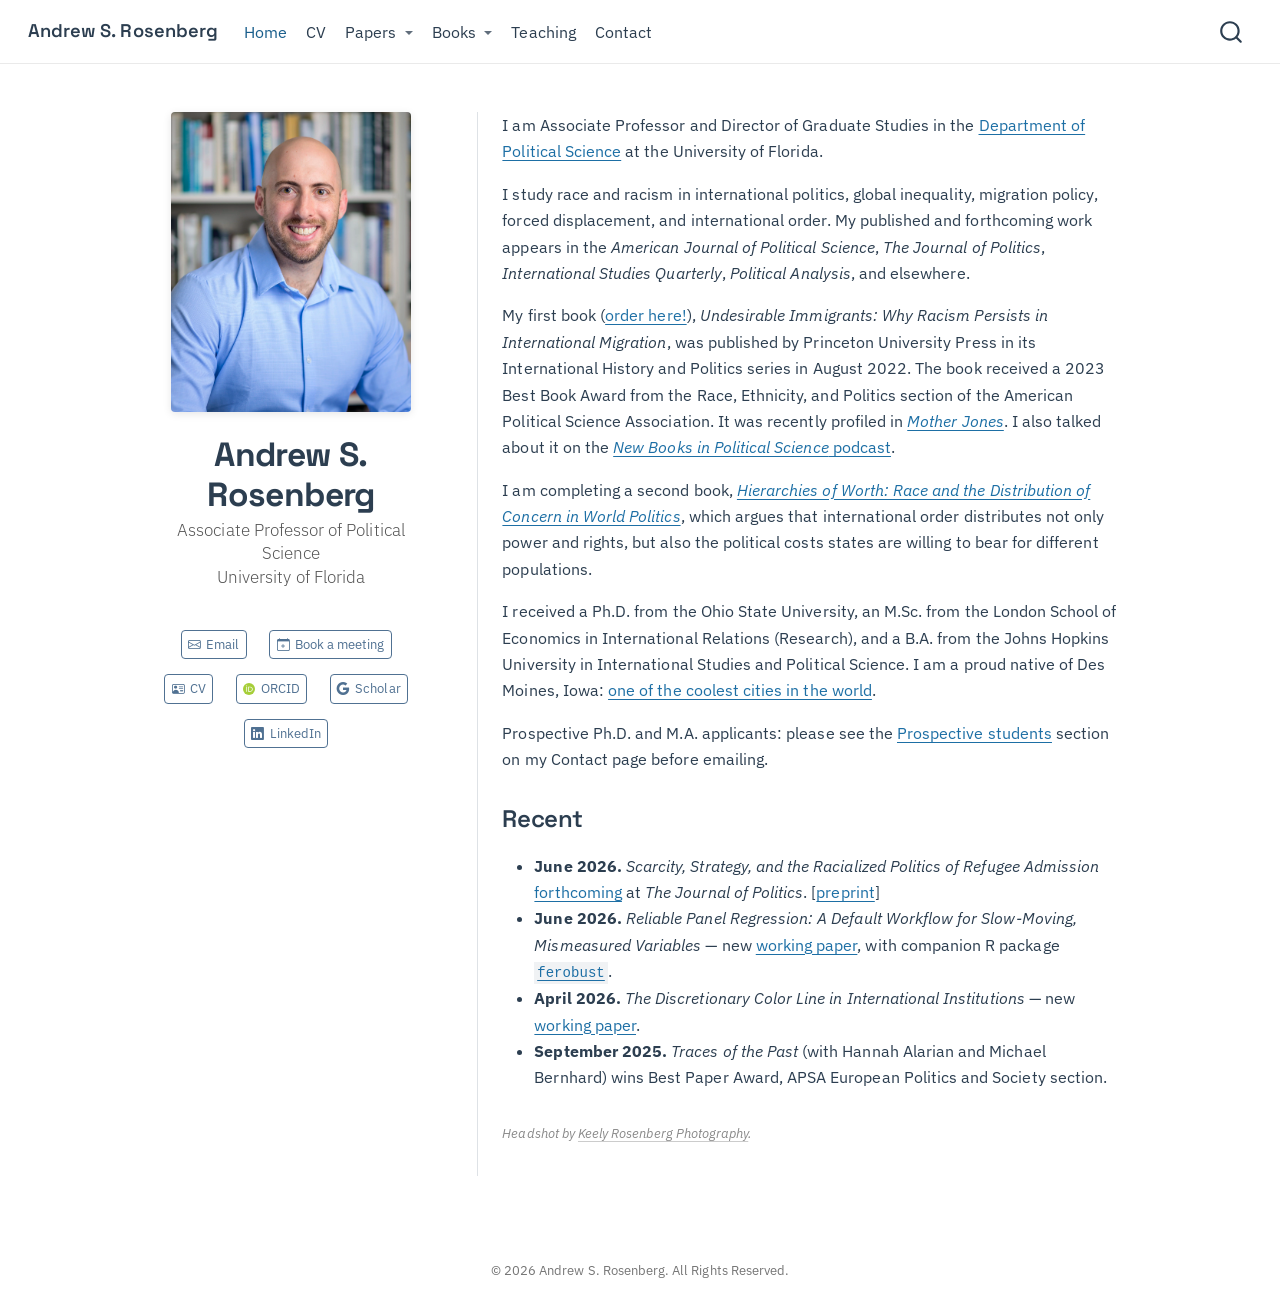
<file: index.html>
<!DOCTYPE html>
<html xmlns="http://www.w3.org/1999/xhtml" lang="en" xml:lang="en"><head>

<meta charset="utf-8">
<meta name="generator" content="quarto-1.10.18">

<meta name="viewport" content="width=device-width, initial-scale=1.0, user-scalable=yes">


<title>Andrew S. Rosenberg</title>
<style>
/* Default styles provided by pandoc.
** See https://pandoc.org/MANUAL.html#variables-for-html for config info.
*/
span.smallcaps{font-variant: small-caps;}
div.columns{display: flex; gap: 1.5em;}
div.column{flex: auto;}
@media screen {
div.columns{gap: min(4vw, 1.5em);}
div.column{overflow-x: auto;}
}
div.hanging-indent{margin-left: 1.5em; text-indent: -1.5em;}
ul.task-list{list-style: none;}
ul.task-list li input[type="checkbox"] {
  width: 0.8em;
  margin: 0 0.8em 0.2em -1em; /* quarto-specific, see https://github.com/quarto-dev/quarto-cli/issues/4556 */ 
  vertical-align: middle;
}
</style>


<script src="site_libs/quarto-nav/quarto-nav.js"></script>
<script src="site_libs/clipboard/clipboard.min.js"></script>
<script src="site_libs/quarto-search/autocomplete.umd.js"></script>
<script src="site_libs/quarto-search/fuse.min.js"></script>
<script src="site_libs/quarto-search/quarto-search.js"></script>
<meta name="quarto:offset" content="./">
<script src="site_libs/quarto-html/quarto.js" type="module"></script>
<script src="site_libs/quarto-html/tabsets/tabsets.js" type="module"></script>
<script src="site_libs/quarto-html/popper.min.js"></script>
<script src="site_libs/quarto-html/tippy.umd.min.js"></script>
<link href="site_libs/quarto-html/tippy.css" rel="stylesheet">
<link href="site_libs/quarto-html/quarto-syntax-highlighting-64a204ab8560d761af7679ceaba22944.css" rel="stylesheet" id="quarto-text-highlighting-styles">
<script src="site_libs/bootstrap/bootstrap.min.js"></script>
<link href="site_libs/bootstrap/bootstrap-icons.css" rel="stylesheet">
<link href="site_libs/bootstrap/bootstrap-4a8236f242da0f887deb082d720558e4.min.css" rel="stylesheet" append-hash="true" id="quarto-bootstrap" data-mode="light">
<script id="quarto-search-options" type="application/json">{
  "location": "navbar",
  "copy-button": false,
  "collapse-after": 3,
  "panel-placement": "end",
  "type": "overlay",
  "limit": 50,
  "keyboard-shortcut": [
    "f",
    "/",
    "s"
  ],
  "show-item-context": false,
  "language": {
    "search-no-results-text": "No results",
    "search-matching-documents-text": "matching documents",
    "search-copy-link-title": "Copy link to search",
    "search-hide-matches-text": "Hide additional matches",
    "search-more-match-text": "more match in this document",
    "search-more-matches-text": "more matches in this document",
    "search-clear-button-title": "Clear",
    "search-text-placeholder": "",
    "search-detached-cancel-button-title": "Cancel",
    "search-submit-button-title": "Submit",
    "search-label": "Search"
  }
}</script>
<!-- Privacy-friendly analytics by Umami -->
<script defer="" src="https://cloud.umami.is/script.js" data-website-id="df23a5e4-51db-4d47-b178-74a1fa1f4a44"></script>


<meta property="og:title" content="Andrew S. Rosenberg">
<meta property="og:description" content="Associate Professor of Political ScienceUniversity of Florida">
<meta property="og:site_name" content="Andrew S. Rosenberg">
<meta name="twitter:title" content="Andrew S. Rosenberg">
<meta name="twitter:description" content="Associate Professor of Political ScienceUniversity of Florida">
<meta name="twitter:card" content="summary">
</head>

<body class="nav-fixed fullcontent quarto-light">

<div id="quarto-search-results"></div>
  <header id="quarto-header" class="headroom fixed-top">
    <nav class="navbar navbar-expand-lg " data-bs-theme="dark">
      <div class="navbar-container container-fluid">
      <div class="navbar-brand-container mx-auto">
    <a class="navbar-brand" href="./index.html">
    <span class="navbar-title">Andrew S. Rosenberg</span>
    </a>
  </div>
            <div id="quarto-search" class="" title="Search"></div>
          <button class="navbar-toggler" type="button" data-bs-toggle="collapse" data-bs-target="#navbarCollapse" aria-controls="navbarCollapse" role="menu" aria-expanded="false" aria-label="Toggle navigation" onclick="if (window.quartoToggleHeadroom) { window.quartoToggleHeadroom(); }">
  <span class="navbar-toggler-icon"></span>
</button>
          <div class="collapse navbar-collapse" id="navbarCollapse">
            <ul class="navbar-nav navbar-nav-scroll me-auto">
  <li class="nav-item">
    <a class="nav-link active" href="./index.html" aria-current="page"> 
<span class="menu-text">Home</span></a>
  </li>  
  <li class="nav-item">
    <a class="nav-link" href="./assets/asr-cv.pdf"> 
<span class="menu-text">CV</span></a>
  </li>  
  <li class="nav-item dropdown ">
    <a class="nav-link dropdown-toggle" href="#" id="nav-menu-papers" role="link" data-bs-toggle="dropdown" aria-expanded="false">
 <span class="menu-text">Papers</span>
    </a>
    <ul class="dropdown-menu" aria-labelledby="nav-menu-papers">    
        <li>
    <a class="dropdown-item" href="./publications.html">
 <span class="dropdown-text">Publications</span></a>
  </li>  
        <li>
    <a class="dropdown-item" href="./working-papers.html">
 <span class="dropdown-text">Working Papers</span></a>
  </li>  
    </ul>
  </li>
  <li class="nav-item dropdown ">
    <a class="nav-link dropdown-toggle" href="#" id="nav-menu-books" role="link" data-bs-toggle="dropdown" aria-expanded="false">
 <span class="menu-text">Books</span>
    </a>
    <ul class="dropdown-menu" aria-labelledby="nav-menu-books">    
        <li>
    <a class="dropdown-item" href="./books/undesirable.html">
 <span class="dropdown-text">Undesirable Immigrants</span></a>
  </li>  
        <li>
    <a class="dropdown-item" href="./books/hierarchies.html">
 <span class="dropdown-text">Hierarchies of Worth</span></a>
  </li>  
    </ul>
  </li>
  <li class="nav-item">
    <a class="nav-link" href="./teaching.html"> 
<span class="menu-text">Teaching</span></a>
  </li>  
  <li class="nav-item">
    <a class="nav-link" href="./contact.html"> 
<span class="menu-text">Contact</span></a>
  </li>  
</ul>
          </div> <!-- /navcollapse -->
            <div class="quarto-navbar-tools">
</div>
      </div> <!-- /container-fluid -->
    </nav>
</header>
<!-- content -->
<div id="quarto-content" class="quarto-container page-columns page-rows-contents page-layout-article page-navbar">
<!-- sidebar -->
<!-- margin-sidebar -->
    
<!-- main -->
<div class="quarto-about-trestles">
  <div class="about-entity">
    <img src="assets/headshot.webp" class="about-image
  rounded " style="width: 15em;">
<header id="title-block-header" class="quarto-title-block default">
<div class="quarto-title">
<h1 class="title">Andrew S. Rosenberg</h1>
<p class="subtitle lead">Associate Professor of Political Science<br>University of Florida</p>
</div>
<div class="quarto-title-meta">
  </div>
</header>
    <div class="about-links">
  <a href="mailto:andrewrosenberg@ufl.edu" class="about-link" rel="" target="">
    <i class="bi bi-envelope"></i>
     <span class="about-link-text">Email</span>
  </a>
  <a href="https://outlook.office.com/bookwithme/user/68b099ea8bce483e83341306062589ab@ufl.edu?anonymous&amp;ismsaljsauthenabled&amp;ep=plink" class="about-link" rel="" target="">
    <i class="bi bi-calendar-plus"></i>
     <span class="about-link-text">Book a meeting</span>
  </a>
  <a href="/assets/asr-cv.pdf" class="about-link" rel="" target="">
    <i class="bi bi-person-vcard"></i>
     <span class="about-link-text">CV</span>
  </a>
  <a href="https://orcid.org/0000-0001-9374-7741" class="about-link" rel="" target="">
    <i class="bi bi-orcid"></i>
     <span class="about-link-text">ORCID</span>
  </a>
  <a href="https://scholar.google.com/citations?user=pQSgOXsAAAAJ&amp;hl=en" class="about-link" rel="" target="">
    <i class="bi bi-google"></i>
     <span class="about-link-text">Scholar</span>
  </a>
  <a href="https://www.linkedin.com/in/andrew-rosenberg-b7ba1b83/" class="about-link" rel="" target="">
    <i class="bi bi-linkedin"></i>
     <span class="about-link-text">LinkedIn</span>
  </a>
</div>
  </div>
  <div class="about-contents"><main class="content" id="quarto-document-content">
<p>I am Associate Professor and Director of Graduate Studies in the <a href="https://politicalscience.ufl.edu/">Department of Political Science</a> at the University of Florida.</p>
<p>I study race and racism in international politics, global inequality, migration policy, forced displacement, and international order. My published and forthcoming work appears in the <em>American Journal of Political Science</em>, <em>The Journal of Politics</em>, <em>International Studies Quarterly</em>, <em>Political Analysis</em>, and elsewhere.</p>
<p>My first book (<a href="https://press.princeton.edu/books/hardcover/9780691238739/undesirable-immigrants">order here!</a>), <em>Undesirable Immigrants: Why Racism Persists in International Migration</em>, was published by Princeton University Press in its International History and Politics series in August 2022. The book received a 2023 Best Book Award from the Race, Ethnicity, and Politics section of the American Political Science Association. It was recently profiled in <a href="https://www.motherjones.com/politics/2022/08/the-chinese-exclusion-act-may-be-in-the-past-but-racism-still-drives-most-immigration-policies/"><em>Mother Jones</em></a>. I also talked about it on the <a href="https://newbooksnetwork.com/undesirable-immigrants"><em>New Books in Political Science</em> podcast</a>.</p>
<p>I am completing a second book, <a href="./books/hierarchies.html"><em>Hierarchies of Worth: Race and the Distribution of Concern in World Politics</em></a>, which argues that international order distributes not only power and rights, but also the political costs states are willing to bear for different populations.</p>
<p>I received a Ph.D.&nbsp;from the Ohio State University, an M.Sc. from the London School of Economics in International Relations (Research), and a B.A. from the Johns Hopkins University in International Studies and Political Science. I am a proud native of Des Moines, Iowa: <a href="https://www.politico.com/magazine/story/2016/01/how-des-moines-iowa-got-cool-213552">one of the coolest cities in the world</a>.</p>
<p>Prospective Ph.D.&nbsp;and M.A.&nbsp;applicants: please see the <a href="./contact.html#prospective-students">Prospective students</a> section on my Contact page before emailing.</p>
<section id="recent" class="level2">
<h2 data-anchor-id="recent">Recent</h2>
<ul>
<li><strong>June 2026.</strong> <em>Scarcity, Strategy, and the Racialized Politics of Refugee Admission</em> <a href="https://doi.org/10.1086/742812">forthcoming</a> at <em>The Journal of Politics</em>. [<a href="https://osf.io/preprints/socarxiv/fm8u4_v1">preprint</a>]</li>
<li><strong>June 2026.</strong> <em>Reliable Panel Regression: A Default Workflow for Slow-Moving, Mismeasured Variables</em> — new <a href="https://arxiv.org/abs/2606.14009">working paper</a>, with companion R package <a href="https://github.com/asrosenberg/ferobust"><code>ferobust</code></a>.</li>
<li><strong>April 2026.</strong> <em>The Discretionary Color Line in International Institutions</em> — new <a href="https://osf.io/preprints/socarxiv/962sx_v1">working paper</a>.</li>
<li><strong>September 2025.</strong> <em>Traces of the Past</em> (with Hannah Alarian and Michael Bernhard) wins Best Paper Award, APSA European Politics and Society section.</li>
</ul>
<div class="photo-credit">
<p>Headshot by <a href="https://keelyrosenbergphotography.com/">Keely Rosenberg Photography</a>.</p>
</div>


</section>
</main></div>
</div>
 <!-- /main -->
<script id="quarto-html-after-body" type="application/javascript">
  window.document.addEventListener("DOMContentLoaded", function (event) {
    const isCodeAnnotation = (el) => {
      for (const clz of el.classList) {
        if (clz.startsWith('code-annotation-')) {                     
          return true;
        }
      }
      return false;
    }
    const onCopySuccess = function(e) {
      // button target
      const button = e.trigger;
      // don't keep focus
      button.blur();
      // flash "checked"
      button.classList.add('code-copy-button-checked');
      var currentTitle = button.getAttribute("title");
      button.setAttribute("title", "Copied!");
      let tooltip;
      if (window.bootstrap) {
        button.setAttribute("data-bs-toggle", "tooltip");
        button.setAttribute("data-bs-placement", "left");
        button.setAttribute("data-bs-title", "Copied!");
        tooltip = new bootstrap.Tooltip(button, 
          { trigger: "manual", 
            customClass: "code-copy-button-tooltip",
            offset: [0, -8]});
        tooltip.show();    
      }
      setTimeout(function() {
        if (tooltip) {
          tooltip.hide();
          button.removeAttribute("data-bs-title");
          button.removeAttribute("data-bs-toggle");
          button.removeAttribute("data-bs-placement");
        }
        button.setAttribute("title", currentTitle);
        button.classList.remove('code-copy-button-checked');
      }, 1000);
      // clear code selection
      e.clearSelection();
    }
    const getTextToCopy = function(trigger) {
      const outerScaffold = trigger.parentElement.cloneNode(true);
      const codeEl = outerScaffold.querySelector('code');
      for (const childEl of codeEl.children) {
        if (isCodeAnnotation(childEl)) {
          childEl.remove();
        }
      }
      return codeEl.innerText;
    }
    const clipboard = new window.ClipboardJS('.code-copy-button:not([data-in-quarto-modal])', {
      text: getTextToCopy
    });
    clipboard.on('success', onCopySuccess);
    if (window.document.getElementById('quarto-embedded-source-code-modal')) {
      const clipboardModal = new window.ClipboardJS('.code-copy-button[data-in-quarto-modal]', {
        text: getTextToCopy,
        container: window.document.getElementById('quarto-embedded-source-code-modal')
      });
      clipboardModal.on('success', onCopySuccess);
    }
      var localhostRegex = new RegExp(/^(?:http|https):\/\/localhost\:?[0-9]*\//);
      var mailtoRegex = new RegExp(/^mailto:/);
        var filterRegex = new RegExp("https:\/\/andrewrosenberg\.com");
      var isInternal = (href) => {
          return filterRegex.test(href) || localhostRegex.test(href) || mailtoRegex.test(href);
      }
      // Inspect non-navigation links and adorn them if external
     var links = window.document.querySelectorAll('a[href]:not(.nav-link):not(.navbar-brand):not(.toc-action):not(.sidebar-link):not(.sidebar-item-toggle):not(.pagination-link):not(.no-external):not([aria-hidden]):not(.dropdown-item):not(.quarto-navigation-tool):not(.about-link)');
      for (var i=0; i<links.length; i++) {
        const link = links[i];
        if (!isInternal(link.href)) {
          // undo the damage that might have been done by quarto-nav.js in the case of
          // links that we want to consider external
          if (link.dataset.originalHref !== undefined) {
            link.href = link.dataset.originalHref;
          }
        }
      }
    function tippyHover(el, contentFn, onTriggerFn, onUntriggerFn) {
      const config = {
        allowHTML: true,
        maxWidth: 500,
        delay: 100,
        arrow: false,
        appendTo: function(el) {
            return el.parentElement;
        },
        interactive: true,
        interactiveBorder: 10,
        theme: 'quarto',
        placement: 'bottom-start',
      };
      if (contentFn) {
        config.content = contentFn;
      }
      if (onTriggerFn) {
        config.onTrigger = onTriggerFn;
      }
      if (onUntriggerFn) {
        config.onUntrigger = onUntriggerFn;
      }
      window.tippy(el, config); 
    }
    const noterefs = window.document.querySelectorAll('a[role="doc-noteref"]');
    for (var i=0; i<noterefs.length; i++) {
      const ref = noterefs[i];
      tippyHover(ref, function() {
        // use id or data attribute instead here
        let href = ref.getAttribute('data-footnote-href') || ref.getAttribute('href');
        try { href = new URL(href).hash; } catch {}
        const id = href.replace(/^#\/?/, "");
        const note = window.document.getElementById(id);
        if (note) {
          return note.innerHTML;
        } else {
          return "";
        }
      });
    }
    const xrefs = window.document.querySelectorAll('a.quarto-xref');
    const processXRef = (id, note) => {
      // Strip column container classes
      const stripColumnClz = (el) => {
        el.classList.remove("page-full", "page-columns");
        if (el.children) {
          for (const child of el.children) {
            stripColumnClz(child);
          }
        }
      }
      stripColumnClz(note)
      if (id === null || id.startsWith('sec-')) {
        // Special case sections, only their first couple elements
        const container = document.createElement("div");
        if (note.children && note.children.length > 2) {
          container.appendChild(note.children[0].cloneNode(true));
          for (let i = 1; i < note.children.length; i++) {
            const child = note.children[i];
            if (child.tagName === "P" && child.innerText === "") {
              continue;
            } else {
              container.appendChild(child.cloneNode(true));
              break;
            }
          }
          if (window.Quarto?.typesetMath) {
            window.Quarto.typesetMath(container);
          }
          return container.innerHTML
        } else {
          if (window.Quarto?.typesetMath) {
            window.Quarto.typesetMath(note);
          }
          return note.innerHTML;
        }
      } else {
        // Remove any anchor links if they are present
        const anchorLink = note.querySelector('a.anchorjs-link');
        if (anchorLink) {
          anchorLink.remove();
        }
        if (window.Quarto?.typesetMath) {
          window.Quarto.typesetMath(note);
        }
        if (note.classList.contains("callout")) {
          return note.outerHTML;
        } else {
          return note.innerHTML;
        }
      }
    }
    for (var i=0; i<xrefs.length; i++) {
      const xref = xrefs[i];
      tippyHover(xref, undefined, function(instance) {
        instance.disable();
        let url = xref.getAttribute('href');
        let hash = undefined; 
        if (url.startsWith('#')) {
          hash = url;
        } else {
          try { hash = new URL(url).hash; } catch {}
        }
        if (hash) {
          const id = hash.replace(/^#\/?/, "");
          const note = window.document.getElementById(id);
          if (note !== null) {
            try {
              const html = processXRef(id, note.cloneNode(true));
              instance.setContent(html);
            } finally {
              instance.enable();
              instance.show();
            }
          } else {
            // See if we can fetch this
            fetch(url.split('#')[0])
            .then(res => res.text())
            .then(html => {
              const parser = new DOMParser();
              const htmlDoc = parser.parseFromString(html, "text/html");
              const note = htmlDoc.getElementById(id);
              if (note !== null) {
                const html = processXRef(id, note);
                instance.setContent(html);
              } 
            }).finally(() => {
              instance.enable();
              instance.show();
            });
          }
        } else {
          // See if we can fetch a full url (with no hash to target)
          // This is a special case and we should probably do some content thinning / targeting
          fetch(url)
          .then(res => res.text())
          .then(html => {
            const parser = new DOMParser();
            const htmlDoc = parser.parseFromString(html, "text/html");
            const note = htmlDoc.querySelector('main.content');
            if (note !== null) {
              // This should only happen for chapter cross references
              // (since there is no id in the URL)
              // remove the first header
              if (note.children.length > 0 && note.children[0].tagName === "HEADER") {
                note.children[0].remove();
              }
              const html = processXRef(null, note);
              instance.setContent(html);
            } 
          }).finally(() => {
            instance.enable();
            instance.show();
          });
        }
      }, function(instance) {
      });
    }
        let selectedAnnoteEl;
        const selectorForAnnotation = ( cell, annotation) => {
          let cellAttr = 'data-code-cell="' + cell + '"';
          let lineAttr = 'data-code-annotation="' +  annotation + '"';
          const selector = 'span[' + cellAttr + '][' + lineAttr + ']';
          return selector;
        }
        const selectCodeLines = (annoteEl) => {
          const doc = window.document;
          const targetCell = annoteEl.getAttribute("data-target-cell");
          const targetAnnotation = annoteEl.getAttribute("data-target-annotation");
          const annoteSpan = window.document.querySelector(selectorForAnnotation(targetCell, targetAnnotation));
          const lines = annoteSpan.getAttribute("data-code-lines").split(",");
          const lineIds = lines.map((line) => {
            return targetCell + "-" + line;
          })
          let top = null;
          let height = null;
          let parent = null;
          if (lineIds.length > 0) {
              //compute the position of the single el (top and bottom and make a div)
              const el = window.document.getElementById(lineIds[0]);
              top = el.offsetTop;
              height = el.offsetHeight;
              parent = el.parentElement.parentElement;
            if (lineIds.length > 1) {
              const lastEl = window.document.getElementById(lineIds[lineIds.length - 1]);
              const bottom = lastEl.offsetTop + lastEl.offsetHeight;
              height = bottom - top;
            }
            if (top !== null && height !== null && parent !== null) {
              // cook up a div (if necessary) and position it 
              let div = window.document.getElementById("code-annotation-line-highlight");
              if (div === null) {
                div = window.document.createElement("div");
                div.setAttribute("id", "code-annotation-line-highlight");
                div.style.position = 'absolute';
                parent.appendChild(div);
              }
              div.style.top = top - 2 + "px";
              div.style.height = height + 4 + "px";
              div.style.left = 0;
              let gutterDiv = window.document.getElementById("code-annotation-line-highlight-gutter");
              if (gutterDiv === null) {
                gutterDiv = window.document.createElement("div");
                gutterDiv.setAttribute("id", "code-annotation-line-highlight-gutter");
                gutterDiv.style.position = 'absolute';
                const codeCell = window.document.getElementById(targetCell);
                const gutter = codeCell.querySelector('.code-annotation-gutter');
                gutter.appendChild(gutterDiv);
              }
              gutterDiv.style.top = top - 2 + "px";
              gutterDiv.style.height = height + 4 + "px";
            }
            selectedAnnoteEl = annoteEl;
          }
        };
        const unselectCodeLines = () => {
          const elementsIds = ["code-annotation-line-highlight", "code-annotation-line-highlight-gutter"];
          elementsIds.forEach((elId) => {
            const div = window.document.getElementById(elId);
            if (div) {
              div.remove();
            }
          });
          selectedAnnoteEl = undefined;
        };
          // Handle positioning of the toggle
      window.addEventListener(
        "resize",
        throttle(() => {
          elRect = undefined;
          if (selectedAnnoteEl) {
            selectCodeLines(selectedAnnoteEl);
          }
        }, 10)
      );
      function throttle(fn, ms) {
      let throttle = false;
      let timer;
        return (...args) => {
          if(!throttle) { // first call gets through
              fn.apply(this, args);
              throttle = true;
          } else { // all the others get throttled
              if(timer) clearTimeout(timer); // cancel #2
              timer = setTimeout(() => {
                fn.apply(this, args);
                timer = throttle = false;
              }, ms);
          }
        };
      }
        // Attach click handler to the DT
        const annoteDls = window.document.querySelectorAll('dt[data-target-cell]');
        for (const annoteDlNode of annoteDls) {
          annoteDlNode.addEventListener('click', (event) => {
            const clickedEl = event.target;
            if (clickedEl !== selectedAnnoteEl) {
              unselectCodeLines();
              const activeEl = window.document.querySelector('dt[data-target-cell].code-annotation-active');
              if (activeEl) {
                activeEl.classList.remove('code-annotation-active');
              }
              selectCodeLines(clickedEl);
              clickedEl.classList.add('code-annotation-active');
            } else {
              // Unselect the line
              unselectCodeLines();
              clickedEl.classList.remove('code-annotation-active');
            }
          });
        }
    const findCites = (el) => {
      const parentEl = el.parentElement;
      if (parentEl) {
        const cites = parentEl.dataset.cites;
        if (cites) {
          return {
            el,
            cites: cites.split(' ')
          };
        } else {
          return findCites(el.parentElement)
        }
      } else {
        return undefined;
      }
    };
    var bibliorefs = window.document.querySelectorAll('a[role="doc-biblioref"]');
    for (var i=0; i<bibliorefs.length; i++) {
      const ref = bibliorefs[i];
      const citeInfo = findCites(ref);
      if (citeInfo) {
        tippyHover(citeInfo.el, function() {
          var popup = window.document.createElement('div');
          citeInfo.cites.forEach(function(cite) {
            var citeDiv = window.document.createElement('div');
            citeDiv.classList.add('hanging-indent');
            citeDiv.classList.add('csl-entry');
            var biblioDiv = window.document.getElementById('ref-' + cite);
            if (biblioDiv) {
              citeDiv.innerHTML = biblioDiv.innerHTML;
            }
            popup.appendChild(citeDiv);
          });
          return popup.innerHTML;
        });
      }
    }
  });
  </script>
</div> <!-- /content -->
<footer class="footer">
  <div class="nav-footer">
    <div class="nav-footer-left">
      &nbsp;
    </div>   
    <div class="nav-footer-center">
<p>© 2026 Andrew S. Rosenberg. All Rights Reserved.</p>
</div>
    <div class="nav-footer-right">
      &nbsp;
    </div>
  </div>
</footer>




</body></html>
</file>
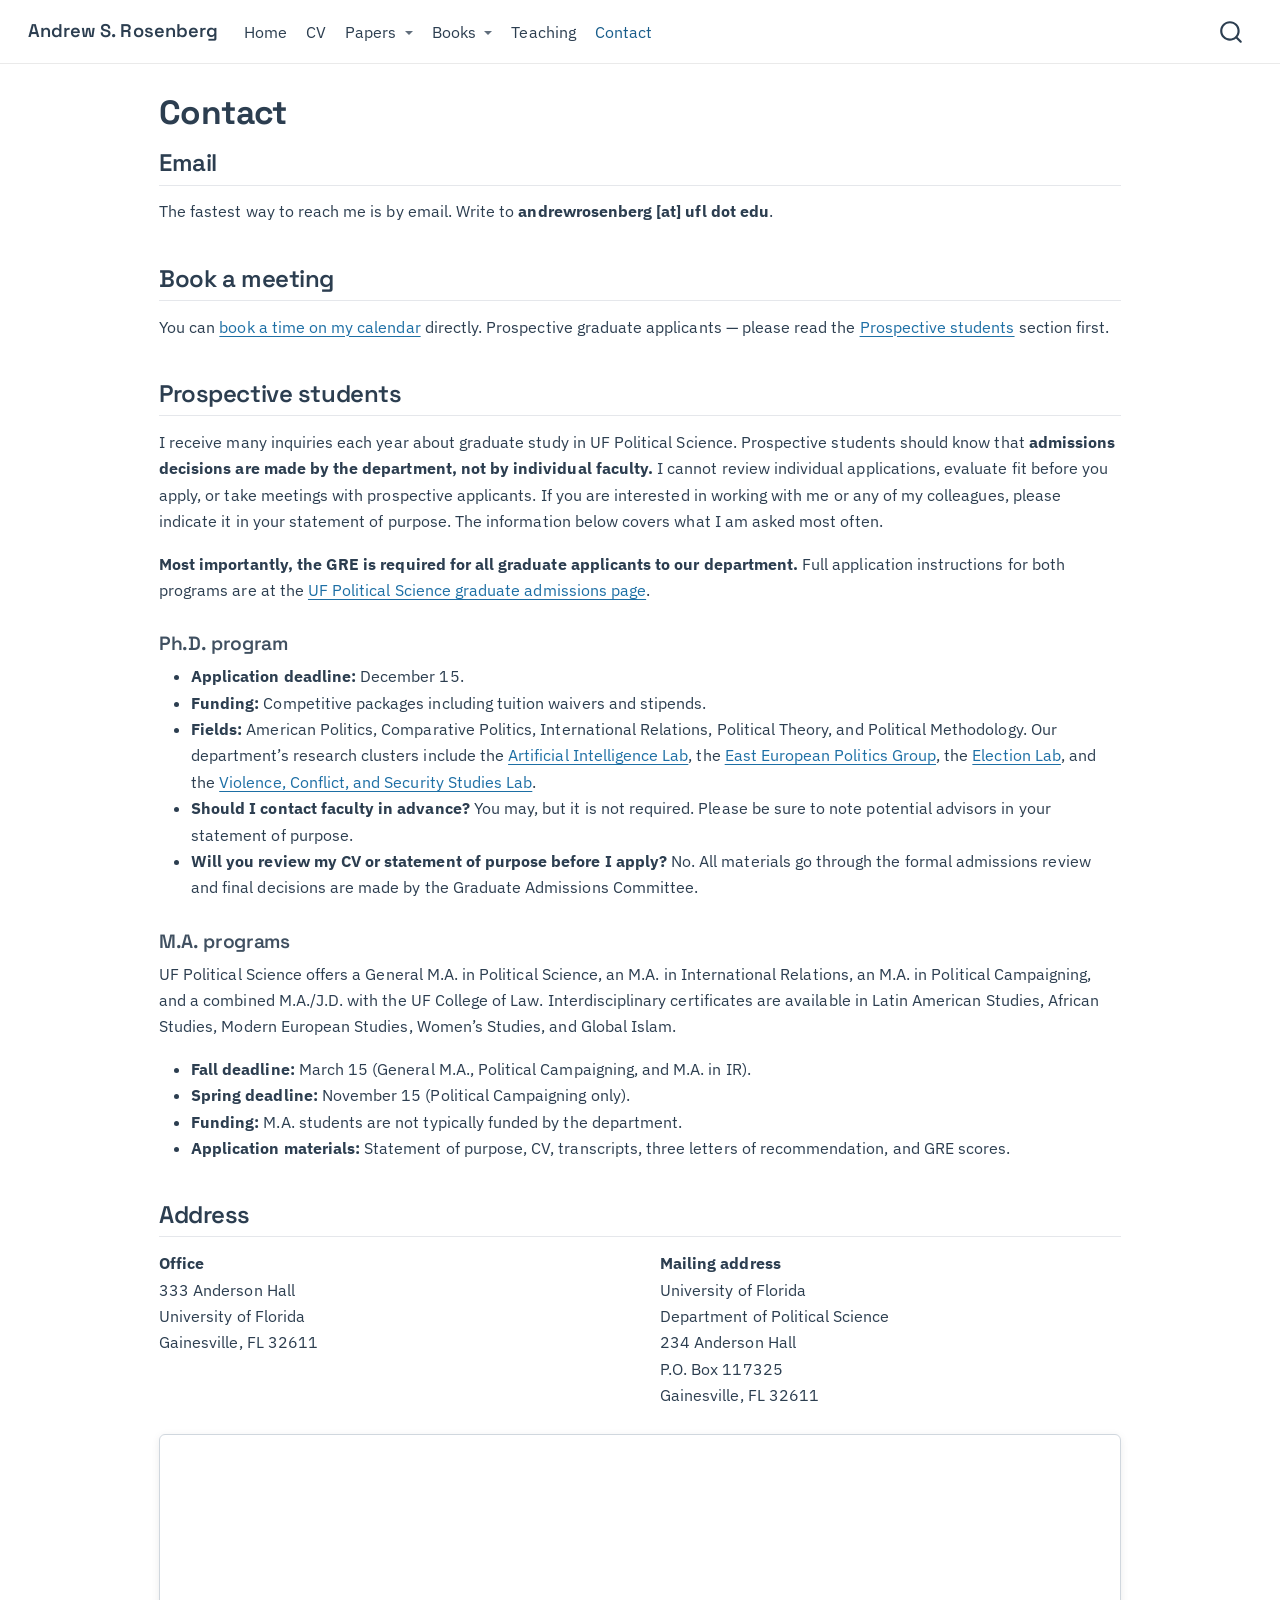
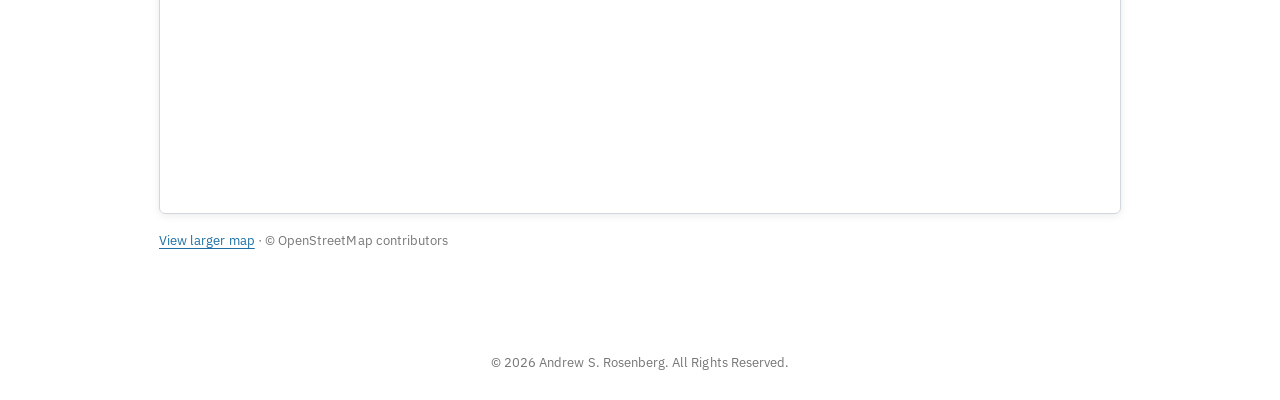
<file: contact.html>
<!DOCTYPE html>
<html xmlns="http://www.w3.org/1999/xhtml" lang="en" xml:lang="en"><head>

<meta charset="utf-8">
<meta name="generator" content="quarto-1.10.18">

<meta name="viewport" content="width=device-width, initial-scale=1.0, user-scalable=yes">


<title>Contact – Andrew S. Rosenberg</title>
<style>
/* Default styles provided by pandoc.
** See https://pandoc.org/MANUAL.html#variables-for-html for config info.
*/
span.smallcaps{font-variant: small-caps;}
div.columns{display: flex; gap: 1.5em;}
div.column{flex: auto;}
@media screen {
div.columns{gap: min(4vw, 1.5em);}
div.column{overflow-x: auto;}
}
div.hanging-indent{margin-left: 1.5em; text-indent: -1.5em;}
ul.task-list{list-style: none;}
ul.task-list li input[type="checkbox"] {
  width: 0.8em;
  margin: 0 0.8em 0.2em -1em; /* quarto-specific, see https://github.com/quarto-dev/quarto-cli/issues/4556 */ 
  vertical-align: middle;
}
</style>


<script src="site_libs/quarto-nav/quarto-nav.js"></script>
<script src="site_libs/clipboard/clipboard.min.js"></script>
<script src="site_libs/quarto-search/autocomplete.umd.js"></script>
<script src="site_libs/quarto-search/fuse.min.js"></script>
<script src="site_libs/quarto-search/quarto-search.js"></script>
<meta name="quarto:offset" content="./">
<script src="site_libs/quarto-html/quarto.js" type="module"></script>
<script src="site_libs/quarto-html/tabsets/tabsets.js" type="module"></script>
<script src="site_libs/quarto-html/popper.min.js"></script>
<script src="site_libs/quarto-html/tippy.umd.min.js"></script>
<script src="site_libs/quarto-html/anchor.min.js"></script>
<link href="site_libs/quarto-html/tippy.css" rel="stylesheet">
<link href="site_libs/quarto-html/quarto-syntax-highlighting-64a204ab8560d761af7679ceaba22944.css" rel="stylesheet" id="quarto-text-highlighting-styles">
<script src="site_libs/bootstrap/bootstrap.min.js"></script>
<link href="site_libs/bootstrap/bootstrap-icons.css" rel="stylesheet">
<link href="site_libs/bootstrap/bootstrap-4a8236f242da0f887deb082d720558e4.min.css" rel="stylesheet" append-hash="true" id="quarto-bootstrap" data-mode="light">
<script id="quarto-search-options" type="application/json">{
  "location": "navbar",
  "copy-button": false,
  "collapse-after": 3,
  "panel-placement": "end",
  "type": "overlay",
  "limit": 50,
  "keyboard-shortcut": [
    "f",
    "/",
    "s"
  ],
  "show-item-context": false,
  "language": {
    "search-no-results-text": "No results",
    "search-matching-documents-text": "matching documents",
    "search-copy-link-title": "Copy link to search",
    "search-hide-matches-text": "Hide additional matches",
    "search-more-match-text": "more match in this document",
    "search-more-matches-text": "more matches in this document",
    "search-clear-button-title": "Clear",
    "search-text-placeholder": "",
    "search-detached-cancel-button-title": "Cancel",
    "search-submit-button-title": "Submit",
    "search-label": "Search"
  }
}</script>
<!-- Privacy-friendly analytics by Umami -->
<script defer="" src="https://cloud.umami.is/script.js" data-website-id="df23a5e4-51db-4d47-b178-74a1fa1f4a44"></script>


<meta property="og:title" content="Contact – Andrew S. Rosenberg">
<meta property="og:description" content="Associate Professor of Political Science, University of Florida">
<meta property="og:site_name" content="Andrew S. Rosenberg">
<meta name="twitter:title" content="Contact – Andrew S. Rosenberg">
<meta name="twitter:description" content="Associate Professor of Political Science, University of Florida">
<meta name="twitter:card" content="summary">
</head>

<body class="nav-fixed fullcontent quarto-light">

<div id="quarto-search-results"></div>
  <header id="quarto-header" class="headroom fixed-top">
    <nav class="navbar navbar-expand-lg " data-bs-theme="dark">
      <div class="navbar-container container-fluid">
      <div class="navbar-brand-container mx-auto">
    <a class="navbar-brand" href="./index.html">
    <span class="navbar-title">Andrew S. Rosenberg</span>
    </a>
  </div>
            <div id="quarto-search" class="" title="Search"></div>
          <button class="navbar-toggler" type="button" data-bs-toggle="collapse" data-bs-target="#navbarCollapse" aria-controls="navbarCollapse" role="menu" aria-expanded="false" aria-label="Toggle navigation" onclick="if (window.quartoToggleHeadroom) { window.quartoToggleHeadroom(); }">
  <span class="navbar-toggler-icon"></span>
</button>
          <div class="collapse navbar-collapse" id="navbarCollapse">
            <ul class="navbar-nav navbar-nav-scroll me-auto">
  <li class="nav-item">
    <a class="nav-link" href="./index.html"> 
<span class="menu-text">Home</span></a>
  </li>  
  <li class="nav-item">
    <a class="nav-link" href="./assets/asr-cv.pdf"> 
<span class="menu-text">CV</span></a>
  </li>  
  <li class="nav-item dropdown ">
    <a class="nav-link dropdown-toggle" href="#" id="nav-menu-papers" role="link" data-bs-toggle="dropdown" aria-expanded="false">
 <span class="menu-text">Papers</span>
    </a>
    <ul class="dropdown-menu" aria-labelledby="nav-menu-papers">    
        <li>
    <a class="dropdown-item" href="./publications.html">
 <span class="dropdown-text">Publications</span></a>
  </li>  
        <li>
    <a class="dropdown-item" href="./working-papers.html">
 <span class="dropdown-text">Working Papers</span></a>
  </li>  
    </ul>
  </li>
  <li class="nav-item dropdown ">
    <a class="nav-link dropdown-toggle" href="#" id="nav-menu-books" role="link" data-bs-toggle="dropdown" aria-expanded="false">
 <span class="menu-text">Books</span>
    </a>
    <ul class="dropdown-menu" aria-labelledby="nav-menu-books">    
        <li>
    <a class="dropdown-item" href="./books/undesirable.html">
 <span class="dropdown-text">Undesirable Immigrants</span></a>
  </li>  
        <li>
    <a class="dropdown-item" href="./books/hierarchies.html">
 <span class="dropdown-text">Hierarchies of Worth</span></a>
  </li>  
    </ul>
  </li>
  <li class="nav-item">
    <a class="nav-link" href="./teaching.html"> 
<span class="menu-text">Teaching</span></a>
  </li>  
  <li class="nav-item">
    <a class="nav-link active" href="./contact.html" aria-current="page"> 
<span class="menu-text">Contact</span></a>
  </li>  
</ul>
          </div> <!-- /navcollapse -->
            <div class="quarto-navbar-tools">
</div>
      </div> <!-- /container-fluid -->
    </nav>
</header>
<!-- content -->
<div id="quarto-content" class="quarto-container page-columns page-rows-contents page-layout-article page-navbar">
<!-- sidebar -->
<!-- margin-sidebar -->
    
<!-- main -->
<main class="content" id="quarto-document-content">

<header id="title-block-header" class="quarto-title-block default">
<div class="quarto-title">
<h1 class="title">Contact</h1>
</div>



<div class="quarto-title-meta">

    
  
    
  </div>
  


</header>


<section id="email" class="level2">
<h2 class="anchored" data-anchor-id="email">Email</h2>
<p>The fastest way to reach me is by email. Write to <strong>andrewrosenberg [at] ufl dot edu</strong>.</p>
</section>
<section id="book-a-meeting" class="level2">
<h2 class="anchored" data-anchor-id="book-a-meeting">Book a meeting</h2>
<p>You can <a href="https://outlook.office.com/bookwithme/user/68b099ea8bce483e83341306062589ab@ufl.edu?anonymous&amp;ismsaljsauthenabled&amp;ep=plink">book a time on my calendar</a> directly. Prospective graduate applicants — please read the <a href="#prospective-students">Prospective students</a> section first.</p>
</section>
<section id="prospective-students" class="level2">
<h2 class="anchored" data-anchor-id="prospective-students">Prospective students</h2>
<p>I receive many inquiries each year about graduate study in UF Political Science. Prospective students should know that <strong>admissions decisions are made by the department, not by individual faculty.</strong> I cannot review individual applications, evaluate fit before you apply, or take meetings with prospective applicants. If you are interested in working with me or any of my colleagues, please indicate it in your statement of purpose. The information below covers what I am asked most often.</p>
<p><strong>Most importantly, the GRE is required for all graduate applicants to our department.</strong> Full application instructions for both programs are at the <a href="https://polisci.ufl.edu/graduate/admissions/">UF Political Science graduate admissions page</a>.</p>
<section id="ph.d.-program" class="level3">
<h3 class="anchored" data-anchor-id="ph.d.-program">Ph.D.&nbsp;program</h3>
<ul>
<li><strong>Application deadline:</strong> December 15.</li>
<li><strong>Funding:</strong> Competitive packages including tuition waivers and stipends.</li>
<li><strong>Fields:</strong> American Politics, Comparative Politics, International Relations, Political Theory, and Political Methodology. Our department’s research clusters include the <a href="https://aipolsresearch.lab.ufl.edu/">Artificial Intelligence Lab</a>, the <a href="https://polisci.ufl.edu/the-east-european-politics-group/">East European Politics Group</a>, the <a href="https://election.lab.ufl.edu/">Election Lab</a>, and the <a href="http://vics.lab.ufl.edu">Violence, Conflict, and Security Studies Lab</a>.</li>
<li><strong>Should I contact faculty in advance?</strong> You may, but it is not required. Please be sure to note potential advisors in your statement of purpose.</li>
<li><strong>Will you review my CV or statement of purpose before I apply?</strong> No.&nbsp;All materials go through the formal admissions review and final decisions are made by the Graduate Admissions Committee.</li>
</ul>
</section>
<section id="m.a.-programs" class="level3">
<h3 class="anchored" data-anchor-id="m.a.-programs">M.A.&nbsp;programs</h3>
<p>UF Political Science offers a General M.A.&nbsp;in Political Science, an M.A.&nbsp;in International Relations, an M.A.&nbsp;in Political Campaigning, and a combined M.A./J.D. with the UF College of Law. Interdisciplinary certificates are available in Latin American Studies, African Studies, Modern European Studies, Women’s Studies, and Global Islam.</p>
<ul>
<li><strong>Fall deadline:</strong> March 15 (General M.A., Political Campaigning, and M.A.&nbsp;in IR).</li>
<li><strong>Spring deadline:</strong> November 15 (Political Campaigning only).</li>
<li><strong>Funding:</strong> M.A.&nbsp;students are not typically funded by the department.</li>
<li><strong>Application materials:</strong> Statement of purpose, CV, transcripts, three letters of recommendation, and GRE scores.</li>
</ul>
</section>
</section>
<section id="address" class="level2">
<h2 class="anchored" data-anchor-id="address">Address</h2>
<div class="address-grid">
<div class="address-col">
<p><strong>Office</strong><br>
333 Anderson Hall<br>
University of Florida<br>
Gainesville, FL 32611</p>
</div>
<div class="address-col">
<p><strong>Mailing address</strong><br>
University of Florida<br>
Department of Political Science<br>
234 Anderson Hall<br>
P.O. Box 117325<br>
Gainesville, FL 32611</p>
</div>
</div>
<div class="map-wrap">
<iframe src="https://www.openstreetmap.org/export/embed.html?bbox=-82.3450%2C29.6495%2C-82.3390%2C29.6535&amp;layer=mapnik&amp;marker=29.6515774%2C-82.3418860" loading="lazy" title="Anderson Hall, University of Florida"></iframe>
<p class="map-attribution"><a href="https://www.openstreetmap.org/?mlat=29.6515774&amp;mlon=-82.3418860#map=18/29.6515774/-82.3418860" target="_blank" rel="noopener">View larger map</a> · © OpenStreetMap contributors</p>
</div>


</section>

</main> <!-- /main -->
<script id="quarto-html-after-body" type="application/javascript">
  window.document.addEventListener("DOMContentLoaded", function (event) {
    const icon = "";
    const anchorJS = new window.AnchorJS();
    anchorJS.options = {
      placement: 'right',
      icon: icon
    };
    anchorJS.add('.anchored');
    const isCodeAnnotation = (el) => {
      for (const clz of el.classList) {
        if (clz.startsWith('code-annotation-')) {                     
          return true;
        }
      }
      return false;
    }
    const onCopySuccess = function(e) {
      // button target
      const button = e.trigger;
      // don't keep focus
      button.blur();
      // flash "checked"
      button.classList.add('code-copy-button-checked');
      var currentTitle = button.getAttribute("title");
      button.setAttribute("title", "Copied!");
      let tooltip;
      if (window.bootstrap) {
        button.setAttribute("data-bs-toggle", "tooltip");
        button.setAttribute("data-bs-placement", "left");
        button.setAttribute("data-bs-title", "Copied!");
        tooltip = new bootstrap.Tooltip(button, 
          { trigger: "manual", 
            customClass: "code-copy-button-tooltip",
            offset: [0, -8]});
        tooltip.show();    
      }
      setTimeout(function() {
        if (tooltip) {
          tooltip.hide();
          button.removeAttribute("data-bs-title");
          button.removeAttribute("data-bs-toggle");
          button.removeAttribute("data-bs-placement");
        }
        button.setAttribute("title", currentTitle);
        button.classList.remove('code-copy-button-checked');
      }, 1000);
      // clear code selection
      e.clearSelection();
    }
    const getTextToCopy = function(trigger) {
      const outerScaffold = trigger.parentElement.cloneNode(true);
      const codeEl = outerScaffold.querySelector('code');
      for (const childEl of codeEl.children) {
        if (isCodeAnnotation(childEl)) {
          childEl.remove();
        }
      }
      return codeEl.innerText;
    }
    const clipboard = new window.ClipboardJS('.code-copy-button:not([data-in-quarto-modal])', {
      text: getTextToCopy
    });
    clipboard.on('success', onCopySuccess);
    if (window.document.getElementById('quarto-embedded-source-code-modal')) {
      const clipboardModal = new window.ClipboardJS('.code-copy-button[data-in-quarto-modal]', {
        text: getTextToCopy,
        container: window.document.getElementById('quarto-embedded-source-code-modal')
      });
      clipboardModal.on('success', onCopySuccess);
    }
      var localhostRegex = new RegExp(/^(?:http|https):\/\/localhost\:?[0-9]*\//);
      var mailtoRegex = new RegExp(/^mailto:/);
        var filterRegex = new RegExp("https:\/\/andrewrosenberg\.com");
      var isInternal = (href) => {
          return filterRegex.test(href) || localhostRegex.test(href) || mailtoRegex.test(href);
      }
      // Inspect non-navigation links and adorn them if external
     var links = window.document.querySelectorAll('a[href]:not(.nav-link):not(.navbar-brand):not(.toc-action):not(.sidebar-link):not(.sidebar-item-toggle):not(.pagination-link):not(.no-external):not([aria-hidden]):not(.dropdown-item):not(.quarto-navigation-tool):not(.about-link)');
      for (var i=0; i<links.length; i++) {
        const link = links[i];
        if (!isInternal(link.href)) {
          // undo the damage that might have been done by quarto-nav.js in the case of
          // links that we want to consider external
          if (link.dataset.originalHref !== undefined) {
            link.href = link.dataset.originalHref;
          }
        }
      }
    function tippyHover(el, contentFn, onTriggerFn, onUntriggerFn) {
      const config = {
        allowHTML: true,
        maxWidth: 500,
        delay: 100,
        arrow: false,
        appendTo: function(el) {
            return el.parentElement;
        },
        interactive: true,
        interactiveBorder: 10,
        theme: 'quarto',
        placement: 'bottom-start',
      };
      if (contentFn) {
        config.content = contentFn;
      }
      if (onTriggerFn) {
        config.onTrigger = onTriggerFn;
      }
      if (onUntriggerFn) {
        config.onUntrigger = onUntriggerFn;
      }
      window.tippy(el, config); 
    }
    const noterefs = window.document.querySelectorAll('a[role="doc-noteref"]');
    for (var i=0; i<noterefs.length; i++) {
      const ref = noterefs[i];
      tippyHover(ref, function() {
        // use id or data attribute instead here
        let href = ref.getAttribute('data-footnote-href') || ref.getAttribute('href');
        try { href = new URL(href).hash; } catch {}
        const id = href.replace(/^#\/?/, "");
        const note = window.document.getElementById(id);
        if (note) {
          return note.innerHTML;
        } else {
          return "";
        }
      });
    }
    const xrefs = window.document.querySelectorAll('a.quarto-xref');
    const processXRef = (id, note) => {
      // Strip column container classes
      const stripColumnClz = (el) => {
        el.classList.remove("page-full", "page-columns");
        if (el.children) {
          for (const child of el.children) {
            stripColumnClz(child);
          }
        }
      }
      stripColumnClz(note)
      if (id === null || id.startsWith('sec-')) {
        // Special case sections, only their first couple elements
        const container = document.createElement("div");
        if (note.children && note.children.length > 2) {
          container.appendChild(note.children[0].cloneNode(true));
          for (let i = 1; i < note.children.length; i++) {
            const child = note.children[i];
            if (child.tagName === "P" && child.innerText === "") {
              continue;
            } else {
              container.appendChild(child.cloneNode(true));
              break;
            }
          }
          if (window.Quarto?.typesetMath) {
            window.Quarto.typesetMath(container);
          }
          return container.innerHTML
        } else {
          if (window.Quarto?.typesetMath) {
            window.Quarto.typesetMath(note);
          }
          return note.innerHTML;
        }
      } else {
        // Remove any anchor links if they are present
        const anchorLink = note.querySelector('a.anchorjs-link');
        if (anchorLink) {
          anchorLink.remove();
        }
        if (window.Quarto?.typesetMath) {
          window.Quarto.typesetMath(note);
        }
        if (note.classList.contains("callout")) {
          return note.outerHTML;
        } else {
          return note.innerHTML;
        }
      }
    }
    for (var i=0; i<xrefs.length; i++) {
      const xref = xrefs[i];
      tippyHover(xref, undefined, function(instance) {
        instance.disable();
        let url = xref.getAttribute('href');
        let hash = undefined; 
        if (url.startsWith('#')) {
          hash = url;
        } else {
          try { hash = new URL(url).hash; } catch {}
        }
        if (hash) {
          const id = hash.replace(/^#\/?/, "");
          const note = window.document.getElementById(id);
          if (note !== null) {
            try {
              const html = processXRef(id, note.cloneNode(true));
              instance.setContent(html);
            } finally {
              instance.enable();
              instance.show();
            }
          } else {
            // See if we can fetch this
            fetch(url.split('#')[0])
            .then(res => res.text())
            .then(html => {
              const parser = new DOMParser();
              const htmlDoc = parser.parseFromString(html, "text/html");
              const note = htmlDoc.getElementById(id);
              if (note !== null) {
                const html = processXRef(id, note);
                instance.setContent(html);
              } 
            }).finally(() => {
              instance.enable();
              instance.show();
            });
          }
        } else {
          // See if we can fetch a full url (with no hash to target)
          // This is a special case and we should probably do some content thinning / targeting
          fetch(url)
          .then(res => res.text())
          .then(html => {
            const parser = new DOMParser();
            const htmlDoc = parser.parseFromString(html, "text/html");
            const note = htmlDoc.querySelector('main.content');
            if (note !== null) {
              // This should only happen for chapter cross references
              // (since there is no id in the URL)
              // remove the first header
              if (note.children.length > 0 && note.children[0].tagName === "HEADER") {
                note.children[0].remove();
              }
              const html = processXRef(null, note);
              instance.setContent(html);
            } 
          }).finally(() => {
            instance.enable();
            instance.show();
          });
        }
      }, function(instance) {
      });
    }
        let selectedAnnoteEl;
        const selectorForAnnotation = ( cell, annotation) => {
          let cellAttr = 'data-code-cell="' + cell + '"';
          let lineAttr = 'data-code-annotation="' +  annotation + '"';
          const selector = 'span[' + cellAttr + '][' + lineAttr + ']';
          return selector;
        }
        const selectCodeLines = (annoteEl) => {
          const doc = window.document;
          const targetCell = annoteEl.getAttribute("data-target-cell");
          const targetAnnotation = annoteEl.getAttribute("data-target-annotation");
          const annoteSpan = window.document.querySelector(selectorForAnnotation(targetCell, targetAnnotation));
          const lines = annoteSpan.getAttribute("data-code-lines").split(",");
          const lineIds = lines.map((line) => {
            return targetCell + "-" + line;
          })
          let top = null;
          let height = null;
          let parent = null;
          if (lineIds.length > 0) {
              //compute the position of the single el (top and bottom and make a div)
              const el = window.document.getElementById(lineIds[0]);
              top = el.offsetTop;
              height = el.offsetHeight;
              parent = el.parentElement.parentElement;
            if (lineIds.length > 1) {
              const lastEl = window.document.getElementById(lineIds[lineIds.length - 1]);
              const bottom = lastEl.offsetTop + lastEl.offsetHeight;
              height = bottom - top;
            }
            if (top !== null && height !== null && parent !== null) {
              // cook up a div (if necessary) and position it 
              let div = window.document.getElementById("code-annotation-line-highlight");
              if (div === null) {
                div = window.document.createElement("div");
                div.setAttribute("id", "code-annotation-line-highlight");
                div.style.position = 'absolute';
                parent.appendChild(div);
              }
              div.style.top = top - 2 + "px";
              div.style.height = height + 4 + "px";
              div.style.left = 0;
              let gutterDiv = window.document.getElementById("code-annotation-line-highlight-gutter");
              if (gutterDiv === null) {
                gutterDiv = window.document.createElement("div");
                gutterDiv.setAttribute("id", "code-annotation-line-highlight-gutter");
                gutterDiv.style.position = 'absolute';
                const codeCell = window.document.getElementById(targetCell);
                const gutter = codeCell.querySelector('.code-annotation-gutter');
                gutter.appendChild(gutterDiv);
              }
              gutterDiv.style.top = top - 2 + "px";
              gutterDiv.style.height = height + 4 + "px";
            }
            selectedAnnoteEl = annoteEl;
          }
        };
        const unselectCodeLines = () => {
          const elementsIds = ["code-annotation-line-highlight", "code-annotation-line-highlight-gutter"];
          elementsIds.forEach((elId) => {
            const div = window.document.getElementById(elId);
            if (div) {
              div.remove();
            }
          });
          selectedAnnoteEl = undefined;
        };
          // Handle positioning of the toggle
      window.addEventListener(
        "resize",
        throttle(() => {
          elRect = undefined;
          if (selectedAnnoteEl) {
            selectCodeLines(selectedAnnoteEl);
          }
        }, 10)
      );
      function throttle(fn, ms) {
      let throttle = false;
      let timer;
        return (...args) => {
          if(!throttle) { // first call gets through
              fn.apply(this, args);
              throttle = true;
          } else { // all the others get throttled
              if(timer) clearTimeout(timer); // cancel #2
              timer = setTimeout(() => {
                fn.apply(this, args);
                timer = throttle = false;
              }, ms);
          }
        };
      }
        // Attach click handler to the DT
        const annoteDls = window.document.querySelectorAll('dt[data-target-cell]');
        for (const annoteDlNode of annoteDls) {
          annoteDlNode.addEventListener('click', (event) => {
            const clickedEl = event.target;
            if (clickedEl !== selectedAnnoteEl) {
              unselectCodeLines();
              const activeEl = window.document.querySelector('dt[data-target-cell].code-annotation-active');
              if (activeEl) {
                activeEl.classList.remove('code-annotation-active');
              }
              selectCodeLines(clickedEl);
              clickedEl.classList.add('code-annotation-active');
            } else {
              // Unselect the line
              unselectCodeLines();
              clickedEl.classList.remove('code-annotation-active');
            }
          });
        }
    const findCites = (el) => {
      const parentEl = el.parentElement;
      if (parentEl) {
        const cites = parentEl.dataset.cites;
        if (cites) {
          return {
            el,
            cites: cites.split(' ')
          };
        } else {
          return findCites(el.parentElement)
        }
      } else {
        return undefined;
      }
    };
    var bibliorefs = window.document.querySelectorAll('a[role="doc-biblioref"]');
    for (var i=0; i<bibliorefs.length; i++) {
      const ref = bibliorefs[i];
      const citeInfo = findCites(ref);
      if (citeInfo) {
        tippyHover(citeInfo.el, function() {
          var popup = window.document.createElement('div');
          citeInfo.cites.forEach(function(cite) {
            var citeDiv = window.document.createElement('div');
            citeDiv.classList.add('hanging-indent');
            citeDiv.classList.add('csl-entry');
            var biblioDiv = window.document.getElementById('ref-' + cite);
            if (biblioDiv) {
              citeDiv.innerHTML = biblioDiv.innerHTML;
            }
            popup.appendChild(citeDiv);
          });
          return popup.innerHTML;
        });
      }
    }
  });
  </script>
</div> <!-- /content -->
<footer class="footer">
  <div class="nav-footer">
    <div class="nav-footer-left">
      &nbsp;
    </div>   
    <div class="nav-footer-center">
<p>© 2026 Andrew S. Rosenberg. All Rights Reserved.</p>
</div>
    <div class="nav-footer-right">
      &nbsp;
    </div>
  </div>
</footer>




</body></html>
</file>
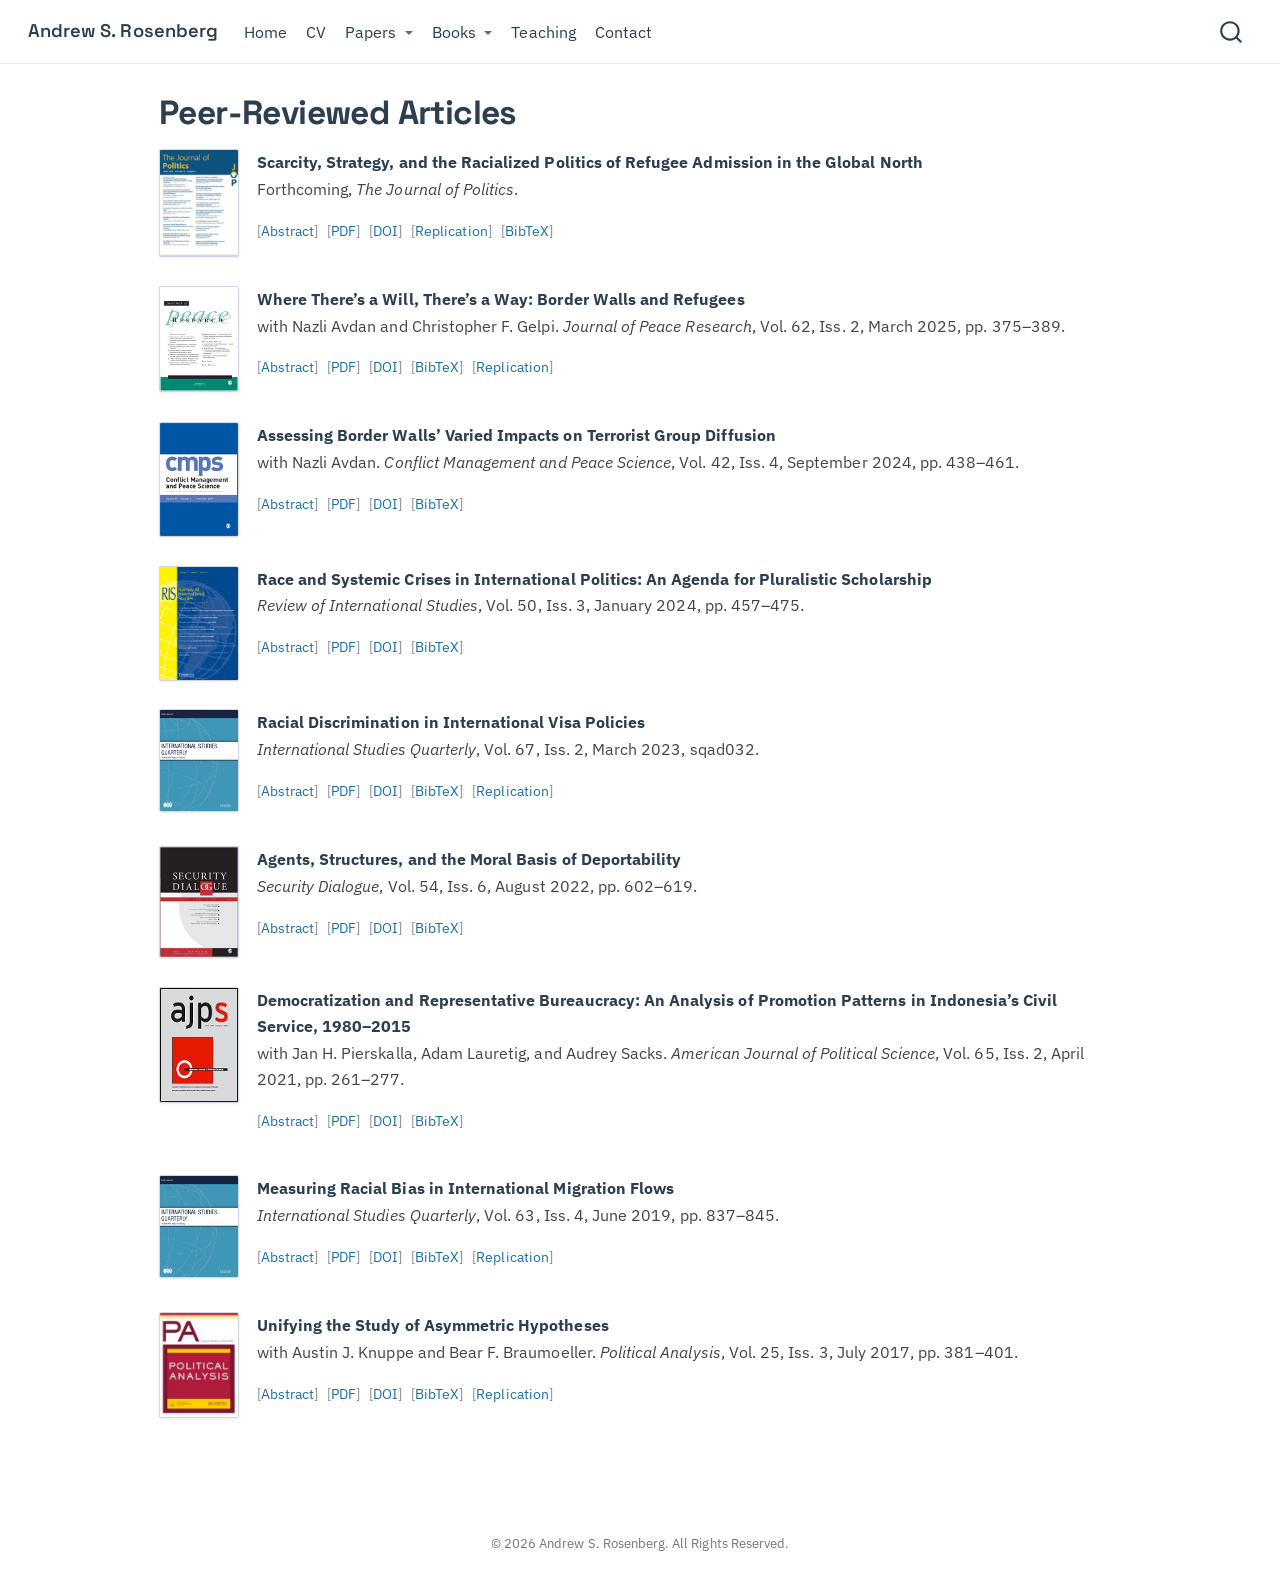
<file: publications.html>
<!DOCTYPE html>
<html xmlns="http://www.w3.org/1999/xhtml" lang="en" xml:lang="en"><head>

<meta charset="utf-8">
<meta name="generator" content="quarto-1.10.18">

<meta name="viewport" content="width=device-width, initial-scale=1.0, user-scalable=yes">


<title>Peer-Reviewed Articles – Andrew S. Rosenberg</title>
<style>
/* Default styles provided by pandoc.
** See https://pandoc.org/MANUAL.html#variables-for-html for config info.
*/
span.smallcaps{font-variant: small-caps;}
div.columns{display: flex; gap: 1.5em;}
div.column{flex: auto;}
@media screen {
div.columns{gap: min(4vw, 1.5em);}
div.column{overflow-x: auto;}
}
div.hanging-indent{margin-left: 1.5em; text-indent: -1.5em;}
ul.task-list{list-style: none;}
ul.task-list li input[type="checkbox"] {
  width: 0.8em;
  margin: 0 0.8em 0.2em -1em; /* quarto-specific, see https://github.com/quarto-dev/quarto-cli/issues/4556 */ 
  vertical-align: middle;
}
</style>


<script src="site_libs/quarto-nav/quarto-nav.js"></script>
<script src="site_libs/clipboard/clipboard.min.js"></script>
<script src="site_libs/quarto-search/autocomplete.umd.js"></script>
<script src="site_libs/quarto-search/fuse.min.js"></script>
<script src="site_libs/quarto-search/quarto-search.js"></script>
<meta name="quarto:offset" content="./">
<script src="site_libs/quarto-html/quarto.js" type="module"></script>
<script src="site_libs/quarto-html/tabsets/tabsets.js" type="module"></script>
<script src="site_libs/quarto-html/popper.min.js"></script>
<script src="site_libs/quarto-html/tippy.umd.min.js"></script>
<script src="site_libs/quarto-html/anchor.min.js"></script>
<link href="site_libs/quarto-html/tippy.css" rel="stylesheet">
<link href="site_libs/quarto-html/quarto-syntax-highlighting-64a204ab8560d761af7679ceaba22944.css" rel="stylesheet" id="quarto-text-highlighting-styles">
<script src="site_libs/bootstrap/bootstrap.min.js"></script>
<link href="site_libs/bootstrap/bootstrap-icons.css" rel="stylesheet">
<link href="site_libs/bootstrap/bootstrap-4a8236f242da0f887deb082d720558e4.min.css" rel="stylesheet" append-hash="true" id="quarto-bootstrap" data-mode="light">
<script id="quarto-search-options" type="application/json">{
  "location": "navbar",
  "copy-button": false,
  "collapse-after": 3,
  "panel-placement": "end",
  "type": "overlay",
  "limit": 50,
  "keyboard-shortcut": [
    "f",
    "/",
    "s"
  ],
  "show-item-context": false,
  "language": {
    "search-no-results-text": "No results",
    "search-matching-documents-text": "matching documents",
    "search-copy-link-title": "Copy link to search",
    "search-hide-matches-text": "Hide additional matches",
    "search-more-match-text": "more match in this document",
    "search-more-matches-text": "more matches in this document",
    "search-clear-button-title": "Clear",
    "search-text-placeholder": "",
    "search-detached-cancel-button-title": "Cancel",
    "search-submit-button-title": "Submit",
    "search-label": "Search"
  }
}</script>
<!-- Privacy-friendly analytics by Umami -->
<script defer="" src="https://cloud.umami.is/script.js" data-website-id="df23a5e4-51db-4d47-b178-74a1fa1f4a44"></script>


<meta property="og:title" content="Peer-Reviewed Articles – Andrew S. Rosenberg">
<meta property="og:image" content="https://andrewrosenberg.com/assets/journals/jop.png">
<meta property="og:site_name" content="Andrew S. Rosenberg">
<meta property="og:image:alt" content="The Journal of Politics cover">
<meta property="og:image:height" content="588">
<meta property="og:image:width" content="436">
<meta name="twitter:title" content="Peer-Reviewed Articles – Andrew S. Rosenberg">
<meta name="twitter:image" content="https://andrewrosenberg.com/assets/journals/jop.png">
<meta name="twitter:image:alt" content="The Journal of Politics cover">
<meta name="twitter:image-height" content="588">
<meta name="twitter:image-width" content="436">
<meta name="twitter:card" content="summary_large_image">
</head>

<body class="nav-fixed fullcontent quarto-light">

<div id="quarto-search-results"></div>
  <header id="quarto-header" class="headroom fixed-top">
    <nav class="navbar navbar-expand-lg " data-bs-theme="dark">
      <div class="navbar-container container-fluid">
      <div class="navbar-brand-container mx-auto">
    <a class="navbar-brand" href="./index.html">
    <span class="navbar-title">Andrew S. Rosenberg</span>
    </a>
  </div>
            <div id="quarto-search" class="" title="Search"></div>
          <button class="navbar-toggler" type="button" data-bs-toggle="collapse" data-bs-target="#navbarCollapse" aria-controls="navbarCollapse" role="menu" aria-expanded="false" aria-label="Toggle navigation" onclick="if (window.quartoToggleHeadroom) { window.quartoToggleHeadroom(); }">
  <span class="navbar-toggler-icon"></span>
</button>
          <div class="collapse navbar-collapse" id="navbarCollapse">
            <ul class="navbar-nav navbar-nav-scroll me-auto">
  <li class="nav-item">
    <a class="nav-link" href="./index.html"> 
<span class="menu-text">Home</span></a>
  </li>  
  <li class="nav-item">
    <a class="nav-link" href="./assets/asr-cv.pdf"> 
<span class="menu-text">CV</span></a>
  </li>  
  <li class="nav-item dropdown ">
    <a class="nav-link dropdown-toggle" href="#" id="nav-menu-papers" role="link" data-bs-toggle="dropdown" aria-expanded="false">
 <span class="menu-text">Papers</span>
    </a>
    <ul class="dropdown-menu" aria-labelledby="nav-menu-papers">    
        <li>
    <a class="dropdown-item" href="./publications.html">
 <span class="dropdown-text">Publications</span></a>
  </li>  
        <li>
    <a class="dropdown-item" href="./working-papers.html">
 <span class="dropdown-text">Working Papers</span></a>
  </li>  
    </ul>
  </li>
  <li class="nav-item dropdown ">
    <a class="nav-link dropdown-toggle" href="#" id="nav-menu-books" role="link" data-bs-toggle="dropdown" aria-expanded="false">
 <span class="menu-text">Books</span>
    </a>
    <ul class="dropdown-menu" aria-labelledby="nav-menu-books">    
        <li>
    <a class="dropdown-item" href="./books/undesirable.html">
 <span class="dropdown-text">Undesirable Immigrants</span></a>
  </li>  
        <li>
    <a class="dropdown-item" href="./books/hierarchies.html">
 <span class="dropdown-text">Hierarchies of Worth</span></a>
  </li>  
    </ul>
  </li>
  <li class="nav-item">
    <a class="nav-link" href="./teaching.html"> 
<span class="menu-text">Teaching</span></a>
  </li>  
  <li class="nav-item">
    <a class="nav-link" href="./contact.html"> 
<span class="menu-text">Contact</span></a>
  </li>  
</ul>
          </div> <!-- /navcollapse -->
            <div class="quarto-navbar-tools">
</div>
      </div> <!-- /container-fluid -->
    </nav>
</header>
<!-- content -->
<div id="quarto-content" class="quarto-container page-columns page-rows-contents page-layout-article page-navbar">
<!-- sidebar -->
<!-- margin-sidebar -->
    
<!-- main -->
<main class="content" id="quarto-document-content">

<header id="title-block-header" class="quarto-title-block default">
<div class="quarto-title">
<h1 class="title">Peer-Reviewed Articles</h1>
</div>



<div class="quarto-title-meta">

    
  
    
  </div>
  


</header>


<div class="pub-entry">
<p><img src="assets/journals/jop.png" class="pub-cover-img img-fluid" alt="The Journal of Politics cover"></p>
<div class="pub-body">
<p><span class="pub-title">Scarcity, Strategy, and the Racialized Politics of Refugee Admission in the Global North</span><br>
<span class="pub-venue">Forthcoming, <em>The Journal of Politics</em>.</span></p>
<div class="pub-links"><details class="abs-toggle"><summary>Abstract</summary></details><a href="https://osf.io/preprints/socarxiv/fm8u4_v1">PDF</a><a href="https://doi.org/10.1086/742812">DOI</a><a href="https://dataverse.harvard.edu/dataset.xhtml?persistentId=doi:10.7910/DVN/BNY5WS">Replication</a><details class="bib-toggle"><summary>BibTeX</summary></details><div class="abs-panel">Why do some refugee "crises" elicit generosity while others provoke restriction, particularly in the Global North? In 2015, European governments responded to Syrian arrivals with increasingly restrictive policies, yet the same states were welcoming toward Ukrainians in 2022. I develop a formal model in which governments weigh economic scarcity, the racialized identity of arrivals, and foreign-policy salience. The model predicts that scarcity amplifies restriction toward non-White groups but can weaken or even reverse restrictiveness toward White groups when crises are geopolitically salient. I test these propositions using a country–year panel of asylum-policy liberality across Global North states. The results show that scarcity heightens backlash against non-White arrivals but reduces restrictiveness toward White arrivals when foreign-policy considerations are salient. Together, the findings demonstrate how race, economic conditions, and foreign policy interact to structure the politics of protection in the Global North.</div><div class="bib-panel"><pre><code>@article{rosenberg2026refugeeadmission,
  author   = {Rosenberg, Andrew S.},
  title    = {Scarcity, Strategy, and the Racialized Politics of Refugee Admission in the Global North},
  journal  = {The Journal of Politics},
  year     = {2026},
  note     = {Forthcoming},
  doi      = {10.1086/742812},
}</code></pre></div></div>
</div>
</div>
<div class="pub-entry">
<p><img src="assets/journals/jpr.jpg" class="pub-cover-img img-fluid" alt="Journal of Peace Research cover"></p>
<div class="pub-body">
<p><span class="pub-title">Where There’s a Will, There’s a Way: Border Walls and Refugees</span><br>
<span class="pub-venue">with Nazli Avdan and Christopher F. Gelpi. <em>Journal of Peace Research</em>, Vol. 62, Iss. 2, March 2025, pp.&nbsp;375–389.</span></p>
<div class="pub-links"><details class="abs-toggle"><summary>Abstract</summary></details><a href="assets/papers/walls-refugees.pdf">PDF</a><a href="https://doi.org/10.1177/00223433231200918">DOI</a><details class="bib-toggle"><summary>BibTeX</summary></details><a href="https://asrosenberg.com/s/fences-replication.zip">Replication</a><div class="abs-panel">Over the last decade, there has been a notable surge in the movement of refugees across international borders, posing significant challenges for the international community. In response, various policy measures have been implemented, including the construction of border walls, with the aim of impeding refugee influx. However, scholars have expressed doubts regarding the effectiveness of these fortifications, suggesting that walls merely redirect migrants to alternative routes, discourage return migration, or alter migrants' cost–benefit calculations. Despite these concerns, there has been a lack of rigorous testing to support or refute these claims beyond case-specific evidence. This article addresses this gap by thoroughly examining the arguments surrounding the impact of border fencing on refugee flows. We conduct a systematic, cross-national test with a two-way fixed-effects estimator, an equivalence test, and a recently developed matching estimator for time-series cross-sectional data. Our results strongly support those who are skeptical of the impact of walls: border fencing has not had any causal impact on refugee flows between 1970 and 2017, or the statistical state-of-the-art is incapable of discerning that true effect. While walls may serve as politically attractive tools for populist leaders, their actual deterrent effects are highly questionable at best.</div><div class="bib-panel"><pre><code>@article{avdan2023walls,
  author  = {Nazli Avdan and Andrew S. Rosenberg and Christopher F. Gelpi},
  title   = {Where There's a Will, There's a Way: Border Walls and Refugees},
  journal = {Journal of Peace Research},
  volume  = {62},
  number  = {2},
  pages   = {375--389},
  year    = {2025},
  doi     = {10.1177/00223433231200918},
}</code></pre></div></div>
</div>
</div>
<div class="pub-entry">
<p><img src="assets/journals/cmps.gif" class="pub-cover-img img-fluid" alt="Conflict Management and Peace Science cover"></p>
<div class="pub-body">
<p><span class="pub-title">Assessing Border Walls’ Varied Impacts on Terrorist Group Diffusion</span><br>
<span class="pub-venue">with Nazli Avdan. <em>Conflict Management and Peace Science</em>, Vol. 42, Iss. 4, September 2024, pp.&nbsp;438–461.</span></p>
<div class="pub-links"><details class="abs-toggle"><summary>Abstract</summary></details><a href="assets/papers/fences-violence.pdf">PDF</a><a href="https://doi.org/10.1177/07388942241270927">DOI</a><details class="bib-toggle"><summary>BibTeX</summary></details><div class="abs-panel">Do border walls inhibit the spread of transnational terrorism? Previous research has primarily measured the volume of terrorism without explicitly modeling its diffusion or considering how walls might affect different groups differently. To address these oversights, the study adopts a network-based approach, analyzing the impact of border walls on the spread of violence among 63 extremist organizations from 1970 to 2017. The findings show that barriers generally inhibit diffusion, but their effectiveness varies significantly among groups. This research challenges policymakers who regard walls as a catch-all solution for terrorism, offering a fresh perspective on whether walls' effects justify their cost.</div><div class="bib-panel"><pre><code>@article{Rosenberg_Avdan_2024,
  author  = {Andrew S. Rosenberg and Nazli Avdan},
  title   = {Assessing Border Walls' Varied Impacts on Terrorist Group Diffusion},
  journal = {Conflict Management and Peace Science},
  volume  = {42},
  number  = {4},
  pages   = {438--461},
  year    = {2024},
  doi     = {10.1177/07388942241270927},
}</code></pre></div></div>
</div>
</div>
<div class="pub-entry">
<p><img src="assets/journals/ris.jpg" class="pub-cover-img img-fluid" alt="Review of International Studies cover"></p>
<div class="pub-body">
<p><span class="pub-title">Race and Systemic Crises in International Politics: An Agenda for Pluralistic Scholarship</span><br>
<span class="pub-venue"><em>Review of International Studies</em>, Vol. 50, Iss. 3, January 2024, pp.&nbsp;457–475.</span></p>
<div class="pub-links"><details class="abs-toggle"><summary>Abstract</summary></details><a href="assets/papers/race-systemic-crises.pdf">PDF</a><a href="https://doi.org/10.1017/S0260210523000761">DOI</a><details class="bib-toggle"><summary>BibTeX</summary></details><div class="abs-panel">In recent years, scholars of global politics have shown that issues of race and white supremacy lie at the centre of international history, the birth of the field of International Relations, and contemporary theory. In this article, I argue that race plays an equally central role in the 21st century's current and future crises: the set of systemic risks that includes intensifying climate change, deepening inequality, the endemic instabilities of capitalism, and migration. To make this argument, I describe the contours of the current crisis and show how racism amplifies its effects. In short, capitalism's winners and losers and the effects of climate change fall along racial lines, amplifying both direct and indirect racial discrimination against non-white migrants and states in the Global South. These interdependent crises will shape the next 50 years of international politics and will likely perpetuate the vicious cycle of global racial inequality. Accordingly, this article presents a research agenda for all IR scholars to explore the empirical implications of race in the international system, integrate marginalised perspectives on global politics from the past and present into their scholarship, and address the most pressing political issues of the 21st century.</div><div class="bib-panel"><pre><code>@article{Rosenberg_2024,
  author  = {Rosenberg, Andrew S.},
  title   = {Race and Systemic Crises in International Politics: An Agenda for Pluralistic Scholarship},
  journal = {Review of International Studies},
  volume  = {50},
  number  = {3},
  pages   = {457--475},
  year    = {2024},
  doi     = {10.1017/S0260210523000761},
}</code></pre></div></div>
</div>
</div>
<div class="pub-entry">
<p><img src="assets/journals/isq.jpg" class="pub-cover-img img-fluid" alt="International Studies Quarterly cover"></p>
<div class="pub-body">
<p><span class="pub-title">Racial Discrimination in International Visa Policies</span><br>
<span class="pub-venue"><em>International Studies Quarterly</em>, Vol. 67, Iss. 2, March 2023, sqad032.</span></p>
<div class="pub-links"><details class="abs-toggle"><summary>Abstract</summary></details><a href="assets/papers/visa-waivers.pdf">PDF</a><a href="https://doi.org/10.1093/isq/sqad032">DOI</a><details class="bib-toggle"><summary>BibTeX</summary></details><a href="https://academic.oup.com/isq/article/67/2/sqad032/7160629#supplementary-data">Replication</a><div class="abs-panel">Does racial discrimination persist in global mobility rights? While many states explicitly discriminated based on race far into the twentieth century, contemporary migration policymaking is now putatively objective. The rise of white supremacist violence against all varieties of migrants, politician statements, and public support for restrictive policies calls this supposed color blindness into question. However, existing work is not discerning because most policies appear objective. In this article, I use new data on bilateral visa waiver policies from 1973 to 2013 to show that racial difference predicts whether a country receives a visa waiver, even after accounting for its economic, political, and security context. This conditional racial discrimination has worsened since 9/11. In so doing, I provide evidence of systematic racial discrimination in international visa policymaking. The results have important implications for the study of racial inequality in the international system.</div><div class="bib-panel"><pre><code>@article{rosenberg2023visa,
  author  = {Rosenberg, Andrew S.},
  title   = {Racial Discrimination in International Visa Policies},
  journal = {International Studies Quarterly},
  volume  = {67},
  number  = {2},
  pages   = {sqad032},
  year    = {2023},
  doi     = {10.1093/isq/sqad032},
}</code></pre></div></div>
</div>
</div>
<div class="pub-entry">
<p><img src="assets/journals/security-dialogue.jpg" class="pub-cover-img img-fluid" alt="Security Dialogue cover"></p>
<div class="pub-body">
<p><span class="pub-title">Agents, Structures, and the Moral Basis of Deportability</span><br>
<span class="pub-venue"><em>Security Dialogue</em>, Vol. 54, Iss. 6, August 2022, pp.&nbsp;602–619.</span></p>
<div class="pub-links"><details class="abs-toggle"><summary>Abstract</summary></details><a href="assets/papers/deportability.pdf">PDF</a><a href="https://doi.org/10.1177/09670106221113183">DOI</a><details class="bib-toggle"><summary>BibTeX</summary></details><div class="abs-panel">Deportability is the omnipresent possibility of deportation, which gives rise to constant fear among migrants. In this article, I argue that a focus on deportability's structural causes — such as global capitalism — obscures how the agency of state leaders and citizens produces policies that entrench this vulnerability and fear. Many in the West believe that the precarity of deportability is what migrants deserve because they are unsuitable for membership in the political community. These people are not scared of migrants. They just believe that the latter do not deserve to reap the benefits of living in their state, even if they contribute their fair share. Therefore, leaders will constantly have an incentive to securitize migrants and enact deportability-enhancing policies because the public will acquiesce. To mitigate deportability, states must cultivate a broader sense of cosmopolitan empathy about those from outside the political community. For if citizens cannot see migrants as worthy of aid or participation in their political community, they will remain susceptible to policies that reinforce deportability.</div><div class="bib-panel"><pre><code>@article{rosenberg2022agents,
  author  = {Rosenberg, Andrew S.},
  title   = {Agents, Structures, and the Moral Basis of Deportability},
  journal = {Security Dialogue},
  volume  = {54},
  number  = {6},
  pages   = {602--619},
  year    = {2022},
  doi     = {10.1177/09670106221113183},
}</code></pre></div></div>
</div>
</div>
<div class="pub-entry">
<p><img src="assets/journals/ajps.jpg" class="pub-cover-img img-fluid" alt="American Journal of Political Science cover"></p>
<div class="pub-body">
<p><span class="pub-title">Democratization and Representative Bureaucracy: An Analysis of Promotion Patterns in Indonesia’s Civil Service, 1980–2015</span><br>
<span class="pub-venue">with Jan H. Pierskalla, Adam Lauretig, and Audrey Sacks. <em>American Journal of Political Science</em>, Vol. 65, Iss. 2, April 2021, pp.&nbsp;261–277.</span></p>
<div class="pub-links"><details class="abs-toggle"><summary>Abstract</summary></details><a href="assets/papers/indonesia-bureaucracy.pdf">PDF</a><a href="https://doi.org/10.1111/ajps.12536">DOI</a><details class="bib-toggle"><summary>BibTeX</summary></details><div class="abs-panel">Civil service organizations in the developing world often lack women and minorities in leadership positions. This has important consequences for the quality of public goods provision and the perceived trustworthiness of bureaucrats. We explore the effect of democratization on the discrimination of women and minorities in the civil service. We argue democratization leads to increased discrimination due to the politicization of identity cleavages. We test our argument using administrative data from Indonesia that cover the career histories of more than four million active civil servants. We exploit the exogenous timing of Indonesia's democratization and the staggered introduction of local direct elections for identification purposes. We find strong evidence that democratization worsened the career prospects of female and some religious minority bureaucrats. Penalties are higher for employees of departments led by conservative Muslim parties, in districts with larger Muslim party vote shares or larger Muslim populations, and in the religiously conservative province of Aceh.</div><div class="bib-panel"><pre><code>@article{pierskalla2020democratization,
  author  = {Pierskalla, Jan H. and Lauretig, Adam and Rosenberg, Andrew S. and Sacks, Audrey},
  title   = {Democratization and Representative Bureaucracy: An Analysis of Promotion Patterns in Indonesia's Civil Service, 1980--2015},
  journal = {American Journal of Political Science},
  volume  = {65},
  number  = {2},
  pages   = {261--277},
  year    = {2021},
  doi     = {10.1111/ajps.12536},
}</code></pre></div></div>
</div>
</div>
<div class="pub-entry">
<p><img src="assets/journals/isq.jpg" class="pub-cover-img img-fluid" alt="International Studies Quarterly cover"></p>
<div class="pub-body">
<p><span class="pub-title">Measuring Racial Bias in International Migration Flows</span><br>
<span class="pub-venue"><em>International Studies Quarterly</em>, Vol. 63, Iss. 4, June 2019, pp.&nbsp;837–845.</span></p>
<div class="pub-links"><details class="abs-toggle"><summary>Abstract</summary></details><a href="assets/papers/measuring-racial-bias.pdf">PDF</a><a href="https://doi.org/10.1093/isq/sqz039">DOI</a><details class="bib-toggle"><summary>BibTeX</summary></details><a href="https://doi.org/10.7910/DVN/HYAKKD">Replication</a><div class="abs-panel">Are international migration flows racially biased? Despite widespread consensus that racism and xenophobia affect migration processes, no measure exists to provide systematic evidence on this score. In this research note, I construct such a measure — the migration deviation. Migration deviations are the difference between the observed migration between states and the flow that we would predict based on a racially blind model that includes a wide variety of political and economic factors. Using this measure, I conduct a descriptive analysis and provide evidence that migrants from majority black states migrate far less than we would expect under a racially blind model. These results pave a new way for scholars to study international racial inequality.</div><div class="bib-panel"><pre><code>@article{rosenberg2019measuring,
  author  = {Rosenberg, Andrew S.},
  title   = {Measuring Racial Bias in International Migration Flows},
  journal = {International Studies Quarterly},
  volume  = {63},
  number  = {4},
  pages   = {837--845},
  year    = {2019},
  doi     = {10.1093/isq/sqz039},
}</code></pre></div></div>
</div>
</div>
<div class="pub-entry">
<p><img src="assets/journals/political-analysis.jpg" class="pub-cover-img img-fluid" alt="Political Analysis cover"></p>
<div class="pub-body">
<p><span class="pub-title">Unifying the Study of Asymmetric Hypotheses</span><br>
<span class="pub-venue">with Austin J. Knuppe and Bear F. Braumoeller. <em>Political Analysis</em>, Vol. 25, Iss. 3, July 2017, pp.&nbsp;381–401.</span></p>
<div class="pub-links"><details class="abs-toggle"><summary>Abstract</summary></details><a href="assets/papers/asymmetric-hypotheses.pdf">PDF</a><a href="https://doi.org/10.1017/pan.2017.16">DOI</a><details class="bib-toggle"><summary>BibTeX</summary></details><a href="https://dataverse.harvard.edu/dataset.xhtml?persistentId=doi:10.7910/DVN/9NXGHP">Replication</a><div class="abs-panel">This article presents a conceptual clarification of asymmetric hypotheses and a discussion of methodologies available to test them. Despite the existence of a litany of theories that posit asymmetric hypotheses, most empirical studies fail to capture their core insight: boundaries separating zones of data from areas that lack data are substantively interesting. We discuss existing set-theoretic and large-N approaches to the study of asymmetric hypotheses, introduce new ones from the literatures on stochastic frontier and data envelopment analysis, evaluate their relative merits, and give three examples of how asymmetric hypotheses can be studied with this suite of tools.</div><div class="bib-panel"><pre><code>@article{rosenberg2017unifying,
  author  = {Rosenberg, Andrew S. and Knuppe, Austin J. and Braumoeller, Bear F.},
  title   = {Unifying the Study of Asymmetric Hypotheses},
  journal = {Political Analysis},
  volume  = {25},
  number  = {3},
  pages   = {381--401},
  year    = {2017},
  doi     = {10.1017/pan.2017.16},
}</code></pre></div></div>
</div>
</div>



</main> <!-- /main -->
<script id="quarto-html-after-body" type="application/javascript">
  window.document.addEventListener("DOMContentLoaded", function (event) {
    const icon = "";
    const anchorJS = new window.AnchorJS();
    anchorJS.options = {
      placement: 'right',
      icon: icon
    };
    anchorJS.add('.anchored');
    const isCodeAnnotation = (el) => {
      for (const clz of el.classList) {
        if (clz.startsWith('code-annotation-')) {                     
          return true;
        }
      }
      return false;
    }
    const onCopySuccess = function(e) {
      // button target
      const button = e.trigger;
      // don't keep focus
      button.blur();
      // flash "checked"
      button.classList.add('code-copy-button-checked');
      var currentTitle = button.getAttribute("title");
      button.setAttribute("title", "Copied!");
      let tooltip;
      if (window.bootstrap) {
        button.setAttribute("data-bs-toggle", "tooltip");
        button.setAttribute("data-bs-placement", "left");
        button.setAttribute("data-bs-title", "Copied!");
        tooltip = new bootstrap.Tooltip(button, 
          { trigger: "manual", 
            customClass: "code-copy-button-tooltip",
            offset: [0, -8]});
        tooltip.show();    
      }
      setTimeout(function() {
        if (tooltip) {
          tooltip.hide();
          button.removeAttribute("data-bs-title");
          button.removeAttribute("data-bs-toggle");
          button.removeAttribute("data-bs-placement");
        }
        button.setAttribute("title", currentTitle);
        button.classList.remove('code-copy-button-checked');
      }, 1000);
      // clear code selection
      e.clearSelection();
    }
    const getTextToCopy = function(trigger) {
      const outerScaffold = trigger.parentElement.cloneNode(true);
      const codeEl = outerScaffold.querySelector('code');
      for (const childEl of codeEl.children) {
        if (isCodeAnnotation(childEl)) {
          childEl.remove();
        }
      }
      return codeEl.innerText;
    }
    const clipboard = new window.ClipboardJS('.code-copy-button:not([data-in-quarto-modal])', {
      text: getTextToCopy
    });
    clipboard.on('success', onCopySuccess);
    if (window.document.getElementById('quarto-embedded-source-code-modal')) {
      const clipboardModal = new window.ClipboardJS('.code-copy-button[data-in-quarto-modal]', {
        text: getTextToCopy,
        container: window.document.getElementById('quarto-embedded-source-code-modal')
      });
      clipboardModal.on('success', onCopySuccess);
    }
      var localhostRegex = new RegExp(/^(?:http|https):\/\/localhost\:?[0-9]*\//);
      var mailtoRegex = new RegExp(/^mailto:/);
        var filterRegex = new RegExp("https:\/\/andrewrosenberg\.com");
      var isInternal = (href) => {
          return filterRegex.test(href) || localhostRegex.test(href) || mailtoRegex.test(href);
      }
      // Inspect non-navigation links and adorn them if external
     var links = window.document.querySelectorAll('a[href]:not(.nav-link):not(.navbar-brand):not(.toc-action):not(.sidebar-link):not(.sidebar-item-toggle):not(.pagination-link):not(.no-external):not([aria-hidden]):not(.dropdown-item):not(.quarto-navigation-tool):not(.about-link)');
      for (var i=0; i<links.length; i++) {
        const link = links[i];
        if (!isInternal(link.href)) {
          // undo the damage that might have been done by quarto-nav.js in the case of
          // links that we want to consider external
          if (link.dataset.originalHref !== undefined) {
            link.href = link.dataset.originalHref;
          }
        }
      }
    function tippyHover(el, contentFn, onTriggerFn, onUntriggerFn) {
      const config = {
        allowHTML: true,
        maxWidth: 500,
        delay: 100,
        arrow: false,
        appendTo: function(el) {
            return el.parentElement;
        },
        interactive: true,
        interactiveBorder: 10,
        theme: 'quarto',
        placement: 'bottom-start',
      };
      if (contentFn) {
        config.content = contentFn;
      }
      if (onTriggerFn) {
        config.onTrigger = onTriggerFn;
      }
      if (onUntriggerFn) {
        config.onUntrigger = onUntriggerFn;
      }
      window.tippy(el, config); 
    }
    const noterefs = window.document.querySelectorAll('a[role="doc-noteref"]');
    for (var i=0; i<noterefs.length; i++) {
      const ref = noterefs[i];
      tippyHover(ref, function() {
        // use id or data attribute instead here
        let href = ref.getAttribute('data-footnote-href') || ref.getAttribute('href');
        try { href = new URL(href).hash; } catch {}
        const id = href.replace(/^#\/?/, "");
        const note = window.document.getElementById(id);
        if (note) {
          return note.innerHTML;
        } else {
          return "";
        }
      });
    }
    const xrefs = window.document.querySelectorAll('a.quarto-xref');
    const processXRef = (id, note) => {
      // Strip column container classes
      const stripColumnClz = (el) => {
        el.classList.remove("page-full", "page-columns");
        if (el.children) {
          for (const child of el.children) {
            stripColumnClz(child);
          }
        }
      }
      stripColumnClz(note)
      if (id === null || id.startsWith('sec-')) {
        // Special case sections, only their first couple elements
        const container = document.createElement("div");
        if (note.children && note.children.length > 2) {
          container.appendChild(note.children[0].cloneNode(true));
          for (let i = 1; i < note.children.length; i++) {
            const child = note.children[i];
            if (child.tagName === "P" && child.innerText === "") {
              continue;
            } else {
              container.appendChild(child.cloneNode(true));
              break;
            }
          }
          if (window.Quarto?.typesetMath) {
            window.Quarto.typesetMath(container);
          }
          return container.innerHTML
        } else {
          if (window.Quarto?.typesetMath) {
            window.Quarto.typesetMath(note);
          }
          return note.innerHTML;
        }
      } else {
        // Remove any anchor links if they are present
        const anchorLink = note.querySelector('a.anchorjs-link');
        if (anchorLink) {
          anchorLink.remove();
        }
        if (window.Quarto?.typesetMath) {
          window.Quarto.typesetMath(note);
        }
        if (note.classList.contains("callout")) {
          return note.outerHTML;
        } else {
          return note.innerHTML;
        }
      }
    }
    for (var i=0; i<xrefs.length; i++) {
      const xref = xrefs[i];
      tippyHover(xref, undefined, function(instance) {
        instance.disable();
        let url = xref.getAttribute('href');
        let hash = undefined; 
        if (url.startsWith('#')) {
          hash = url;
        } else {
          try { hash = new URL(url).hash; } catch {}
        }
        if (hash) {
          const id = hash.replace(/^#\/?/, "");
          const note = window.document.getElementById(id);
          if (note !== null) {
            try {
              const html = processXRef(id, note.cloneNode(true));
              instance.setContent(html);
            } finally {
              instance.enable();
              instance.show();
            }
          } else {
            // See if we can fetch this
            fetch(url.split('#')[0])
            .then(res => res.text())
            .then(html => {
              const parser = new DOMParser();
              const htmlDoc = parser.parseFromString(html, "text/html");
              const note = htmlDoc.getElementById(id);
              if (note !== null) {
                const html = processXRef(id, note);
                instance.setContent(html);
              } 
            }).finally(() => {
              instance.enable();
              instance.show();
            });
          }
        } else {
          // See if we can fetch a full url (with no hash to target)
          // This is a special case and we should probably do some content thinning / targeting
          fetch(url)
          .then(res => res.text())
          .then(html => {
            const parser = new DOMParser();
            const htmlDoc = parser.parseFromString(html, "text/html");
            const note = htmlDoc.querySelector('main.content');
            if (note !== null) {
              // This should only happen for chapter cross references
              // (since there is no id in the URL)
              // remove the first header
              if (note.children.length > 0 && note.children[0].tagName === "HEADER") {
                note.children[0].remove();
              }
              const html = processXRef(null, note);
              instance.setContent(html);
            } 
          }).finally(() => {
            instance.enable();
            instance.show();
          });
        }
      }, function(instance) {
      });
    }
        let selectedAnnoteEl;
        const selectorForAnnotation = ( cell, annotation) => {
          let cellAttr = 'data-code-cell="' + cell + '"';
          let lineAttr = 'data-code-annotation="' +  annotation + '"';
          const selector = 'span[' + cellAttr + '][' + lineAttr + ']';
          return selector;
        }
        const selectCodeLines = (annoteEl) => {
          const doc = window.document;
          const targetCell = annoteEl.getAttribute("data-target-cell");
          const targetAnnotation = annoteEl.getAttribute("data-target-annotation");
          const annoteSpan = window.document.querySelector(selectorForAnnotation(targetCell, targetAnnotation));
          const lines = annoteSpan.getAttribute("data-code-lines").split(",");
          const lineIds = lines.map((line) => {
            return targetCell + "-" + line;
          })
          let top = null;
          let height = null;
          let parent = null;
          if (lineIds.length > 0) {
              //compute the position of the single el (top and bottom and make a div)
              const el = window.document.getElementById(lineIds[0]);
              top = el.offsetTop;
              height = el.offsetHeight;
              parent = el.parentElement.parentElement;
            if (lineIds.length > 1) {
              const lastEl = window.document.getElementById(lineIds[lineIds.length - 1]);
              const bottom = lastEl.offsetTop + lastEl.offsetHeight;
              height = bottom - top;
            }
            if (top !== null && height !== null && parent !== null) {
              // cook up a div (if necessary) and position it 
              let div = window.document.getElementById("code-annotation-line-highlight");
              if (div === null) {
                div = window.document.createElement("div");
                div.setAttribute("id", "code-annotation-line-highlight");
                div.style.position = 'absolute';
                parent.appendChild(div);
              }
              div.style.top = top - 2 + "px";
              div.style.height = height + 4 + "px";
              div.style.left = 0;
              let gutterDiv = window.document.getElementById("code-annotation-line-highlight-gutter");
              if (gutterDiv === null) {
                gutterDiv = window.document.createElement("div");
                gutterDiv.setAttribute("id", "code-annotation-line-highlight-gutter");
                gutterDiv.style.position = 'absolute';
                const codeCell = window.document.getElementById(targetCell);
                const gutter = codeCell.querySelector('.code-annotation-gutter');
                gutter.appendChild(gutterDiv);
              }
              gutterDiv.style.top = top - 2 + "px";
              gutterDiv.style.height = height + 4 + "px";
            }
            selectedAnnoteEl = annoteEl;
          }
        };
        const unselectCodeLines = () => {
          const elementsIds = ["code-annotation-line-highlight", "code-annotation-line-highlight-gutter"];
          elementsIds.forEach((elId) => {
            const div = window.document.getElementById(elId);
            if (div) {
              div.remove();
            }
          });
          selectedAnnoteEl = undefined;
        };
          // Handle positioning of the toggle
      window.addEventListener(
        "resize",
        throttle(() => {
          elRect = undefined;
          if (selectedAnnoteEl) {
            selectCodeLines(selectedAnnoteEl);
          }
        }, 10)
      );
      function throttle(fn, ms) {
      let throttle = false;
      let timer;
        return (...args) => {
          if(!throttle) { // first call gets through
              fn.apply(this, args);
              throttle = true;
          } else { // all the others get throttled
              if(timer) clearTimeout(timer); // cancel #2
              timer = setTimeout(() => {
                fn.apply(this, args);
                timer = throttle = false;
              }, ms);
          }
        };
      }
        // Attach click handler to the DT
        const annoteDls = window.document.querySelectorAll('dt[data-target-cell]');
        for (const annoteDlNode of annoteDls) {
          annoteDlNode.addEventListener('click', (event) => {
            const clickedEl = event.target;
            if (clickedEl !== selectedAnnoteEl) {
              unselectCodeLines();
              const activeEl = window.document.querySelector('dt[data-target-cell].code-annotation-active');
              if (activeEl) {
                activeEl.classList.remove('code-annotation-active');
              }
              selectCodeLines(clickedEl);
              clickedEl.classList.add('code-annotation-active');
            } else {
              // Unselect the line
              unselectCodeLines();
              clickedEl.classList.remove('code-annotation-active');
            }
          });
        }
    const findCites = (el) => {
      const parentEl = el.parentElement;
      if (parentEl) {
        const cites = parentEl.dataset.cites;
        if (cites) {
          return {
            el,
            cites: cites.split(' ')
          };
        } else {
          return findCites(el.parentElement)
        }
      } else {
        return undefined;
      }
    };
    var bibliorefs = window.document.querySelectorAll('a[role="doc-biblioref"]');
    for (var i=0; i<bibliorefs.length; i++) {
      const ref = bibliorefs[i];
      const citeInfo = findCites(ref);
      if (citeInfo) {
        tippyHover(citeInfo.el, function() {
          var popup = window.document.createElement('div');
          citeInfo.cites.forEach(function(cite) {
            var citeDiv = window.document.createElement('div');
            citeDiv.classList.add('hanging-indent');
            citeDiv.classList.add('csl-entry');
            var biblioDiv = window.document.getElementById('ref-' + cite);
            if (biblioDiv) {
              citeDiv.innerHTML = biblioDiv.innerHTML;
            }
            popup.appendChild(citeDiv);
          });
          return popup.innerHTML;
        });
      }
    }
  });
  </script>
</div> <!-- /content -->
<footer class="footer">
  <div class="nav-footer">
    <div class="nav-footer-left">
      &nbsp;
    </div>   
    <div class="nav-footer-center">
<p>© 2026 Andrew S. Rosenberg. All Rights Reserved.</p>
</div>
    <div class="nav-footer-right">
      &nbsp;
    </div>
  </div>
</footer>




</body></html>
</file>
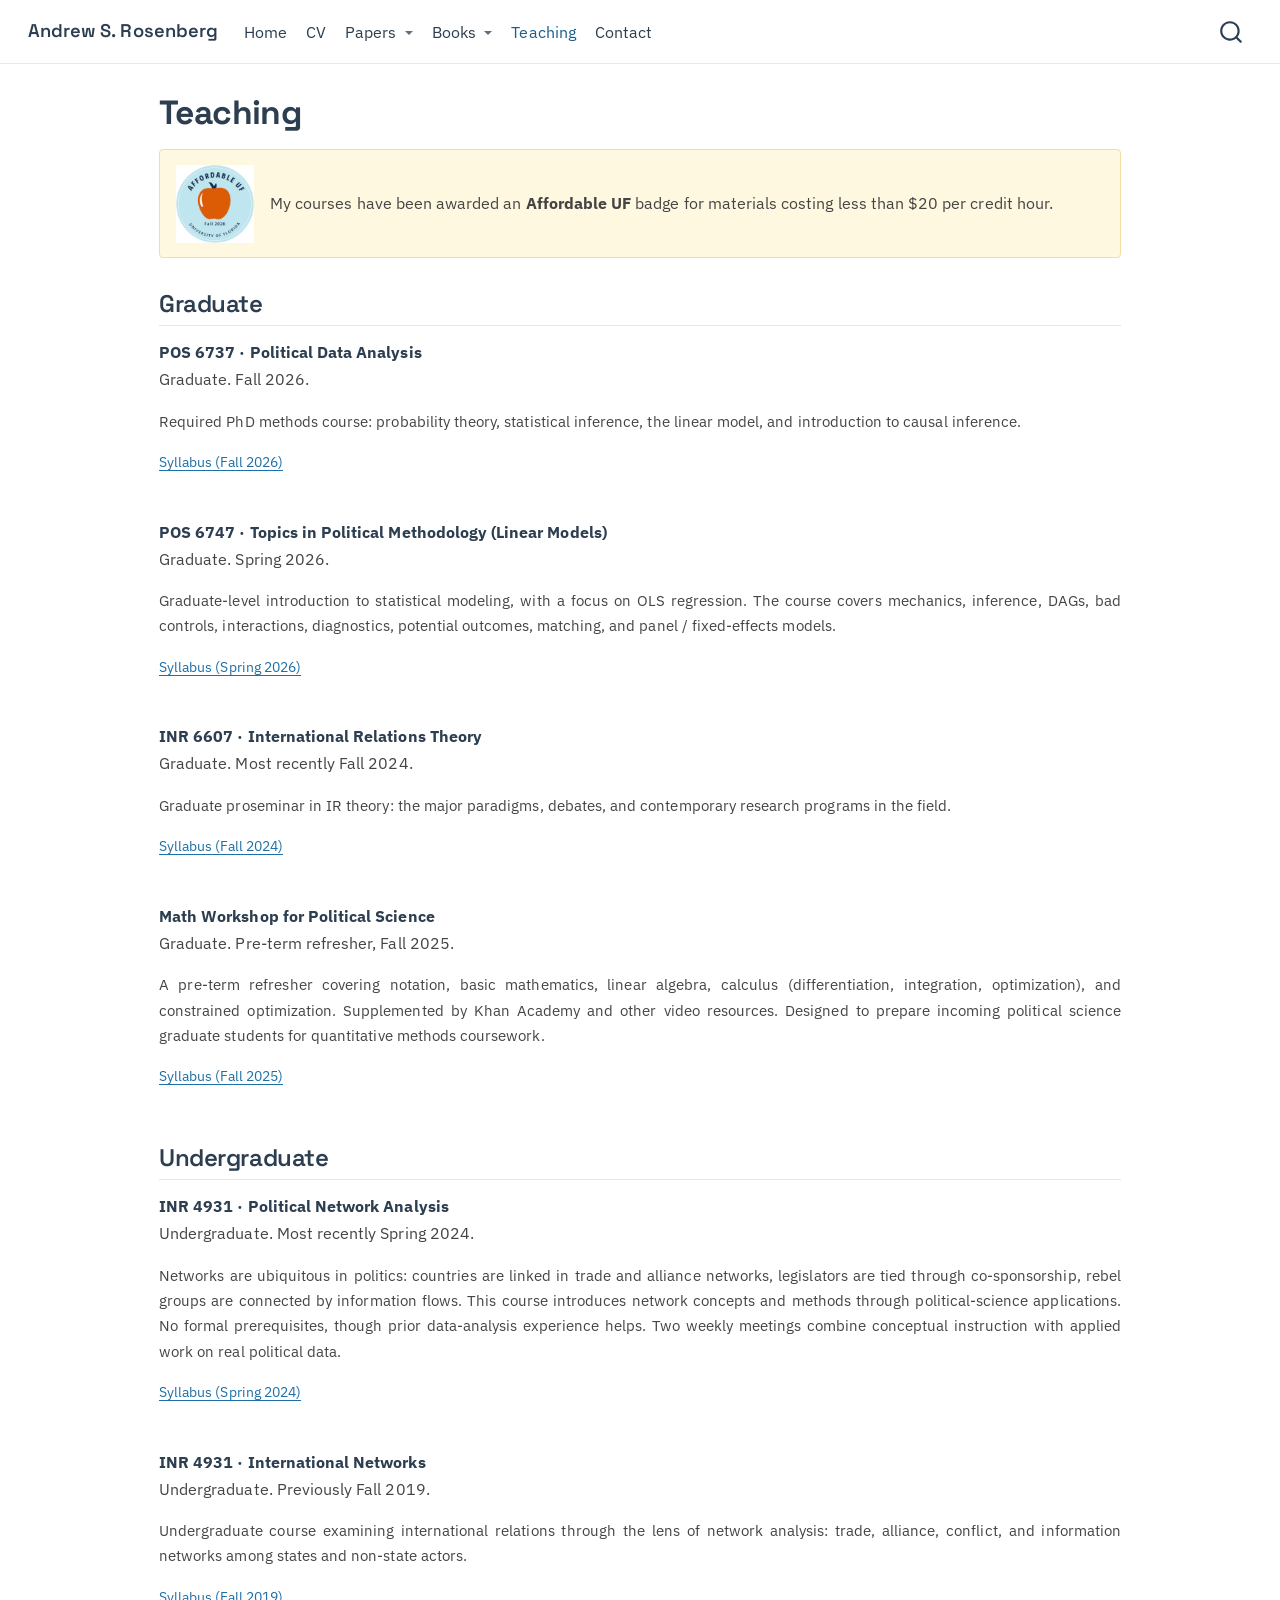
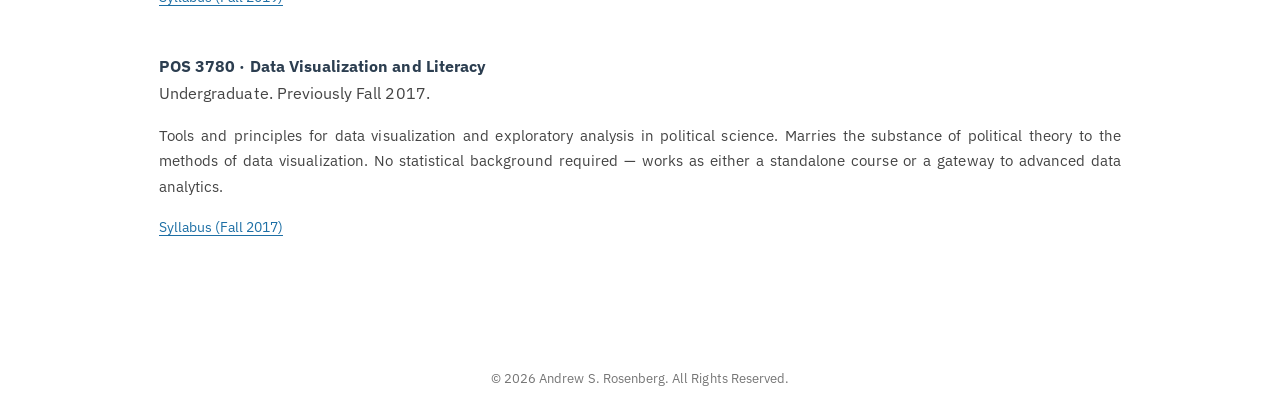
<file: teaching.html>
<!DOCTYPE html>
<html xmlns="http://www.w3.org/1999/xhtml" lang="en" xml:lang="en"><head>

<meta charset="utf-8">
<meta name="generator" content="quarto-1.10.18">

<meta name="viewport" content="width=device-width, initial-scale=1.0, user-scalable=yes">


<title>Teaching – Andrew S. Rosenberg</title>
<style>
/* Default styles provided by pandoc.
** See https://pandoc.org/MANUAL.html#variables-for-html for config info.
*/
span.smallcaps{font-variant: small-caps;}
div.columns{display: flex; gap: 1.5em;}
div.column{flex: auto;}
@media screen {
div.columns{gap: min(4vw, 1.5em);}
div.column{overflow-x: auto;}
}
div.hanging-indent{margin-left: 1.5em; text-indent: -1.5em;}
ul.task-list{list-style: none;}
ul.task-list li input[type="checkbox"] {
  width: 0.8em;
  margin: 0 0.8em 0.2em -1em; /* quarto-specific, see https://github.com/quarto-dev/quarto-cli/issues/4556 */ 
  vertical-align: middle;
}
</style>


<script src="site_libs/quarto-nav/quarto-nav.js"></script>
<script src="site_libs/clipboard/clipboard.min.js"></script>
<script src="site_libs/quarto-search/autocomplete.umd.js"></script>
<script src="site_libs/quarto-search/fuse.min.js"></script>
<script src="site_libs/quarto-search/quarto-search.js"></script>
<meta name="quarto:offset" content="./">
<script src="site_libs/quarto-html/quarto.js" type="module"></script>
<script src="site_libs/quarto-html/tabsets/tabsets.js" type="module"></script>
<script src="site_libs/quarto-html/popper.min.js"></script>
<script src="site_libs/quarto-html/tippy.umd.min.js"></script>
<script src="site_libs/quarto-html/anchor.min.js"></script>
<link href="site_libs/quarto-html/tippy.css" rel="stylesheet">
<link href="site_libs/quarto-html/quarto-syntax-highlighting-64a204ab8560d761af7679ceaba22944.css" rel="stylesheet" id="quarto-text-highlighting-styles">
<script src="site_libs/bootstrap/bootstrap.min.js"></script>
<link href="site_libs/bootstrap/bootstrap-icons.css" rel="stylesheet">
<link href="site_libs/bootstrap/bootstrap-4a8236f242da0f887deb082d720558e4.min.css" rel="stylesheet" append-hash="true" id="quarto-bootstrap" data-mode="light">
<script id="quarto-search-options" type="application/json">{
  "location": "navbar",
  "copy-button": false,
  "collapse-after": 3,
  "panel-placement": "end",
  "type": "overlay",
  "limit": 50,
  "keyboard-shortcut": [
    "f",
    "/",
    "s"
  ],
  "show-item-context": false,
  "language": {
    "search-no-results-text": "No results",
    "search-matching-documents-text": "matching documents",
    "search-copy-link-title": "Copy link to search",
    "search-hide-matches-text": "Hide additional matches",
    "search-more-match-text": "more match in this document",
    "search-more-matches-text": "more matches in this document",
    "search-clear-button-title": "Clear",
    "search-text-placeholder": "",
    "search-detached-cancel-button-title": "Cancel",
    "search-submit-button-title": "Submit",
    "search-label": "Search"
  }
}</script>
<!-- Privacy-friendly analytics by Umami -->
<script defer="" src="https://cloud.umami.is/script.js" data-website-id="df23a5e4-51db-4d47-b178-74a1fa1f4a44"></script>


<meta property="og:title" content="Teaching – Andrew S. Rosenberg">
<meta property="og:image" content="https://andrewrosenberg.com/assets/affordable-uf.png">
<meta property="og:site_name" content="Andrew S. Rosenberg">
<meta property="og:image:alt" content="Affordable UF Fall 2026 badge">
<meta property="og:image:height" content="212">
<meta property="og:image:width" content="212">
<meta name="twitter:title" content="Teaching – Andrew S. Rosenberg">
<meta name="twitter:image" content="https://andrewrosenberg.com/assets/affordable-uf.png">
<meta name="twitter:image:alt" content="Affordable UF Fall 2026 badge">
<meta name="twitter:image-height" content="212">
<meta name="twitter:image-width" content="212">
<meta name="twitter:card" content="summary_large_image">
</head>

<body class="nav-fixed fullcontent quarto-light">

<div id="quarto-search-results"></div>
  <header id="quarto-header" class="headroom fixed-top">
    <nav class="navbar navbar-expand-lg " data-bs-theme="dark">
      <div class="navbar-container container-fluid">
      <div class="navbar-brand-container mx-auto">
    <a class="navbar-brand" href="./index.html">
    <span class="navbar-title">Andrew S. Rosenberg</span>
    </a>
  </div>
            <div id="quarto-search" class="" title="Search"></div>
          <button class="navbar-toggler" type="button" data-bs-toggle="collapse" data-bs-target="#navbarCollapse" aria-controls="navbarCollapse" role="menu" aria-expanded="false" aria-label="Toggle navigation" onclick="if (window.quartoToggleHeadroom) { window.quartoToggleHeadroom(); }">
  <span class="navbar-toggler-icon"></span>
</button>
          <div class="collapse navbar-collapse" id="navbarCollapse">
            <ul class="navbar-nav navbar-nav-scroll me-auto">
  <li class="nav-item">
    <a class="nav-link" href="./index.html"> 
<span class="menu-text">Home</span></a>
  </li>  
  <li class="nav-item">
    <a class="nav-link" href="./assets/asr-cv.pdf"> 
<span class="menu-text">CV</span></a>
  </li>  
  <li class="nav-item dropdown ">
    <a class="nav-link dropdown-toggle" href="#" id="nav-menu-papers" role="link" data-bs-toggle="dropdown" aria-expanded="false">
 <span class="menu-text">Papers</span>
    </a>
    <ul class="dropdown-menu" aria-labelledby="nav-menu-papers">    
        <li>
    <a class="dropdown-item" href="./publications.html">
 <span class="dropdown-text">Publications</span></a>
  </li>  
        <li>
    <a class="dropdown-item" href="./working-papers.html">
 <span class="dropdown-text">Working Papers</span></a>
  </li>  
    </ul>
  </li>
  <li class="nav-item dropdown ">
    <a class="nav-link dropdown-toggle" href="#" id="nav-menu-books" role="link" data-bs-toggle="dropdown" aria-expanded="false">
 <span class="menu-text">Books</span>
    </a>
    <ul class="dropdown-menu" aria-labelledby="nav-menu-books">    
        <li>
    <a class="dropdown-item" href="./books/undesirable.html">
 <span class="dropdown-text">Undesirable Immigrants</span></a>
  </li>  
        <li>
    <a class="dropdown-item" href="./books/hierarchies.html">
 <span class="dropdown-text">Hierarchies of Worth</span></a>
  </li>  
    </ul>
  </li>
  <li class="nav-item">
    <a class="nav-link active" href="./teaching.html" aria-current="page"> 
<span class="menu-text">Teaching</span></a>
  </li>  
  <li class="nav-item">
    <a class="nav-link" href="./contact.html"> 
<span class="menu-text">Contact</span></a>
  </li>  
</ul>
          </div> <!-- /navcollapse -->
            <div class="quarto-navbar-tools">
</div>
      </div> <!-- /container-fluid -->
    </nav>
</header>
<!-- content -->
<div id="quarto-content" class="quarto-container page-columns page-rows-contents page-layout-article page-navbar">
<!-- sidebar -->
<!-- margin-sidebar -->
    
<!-- main -->
<main class="content" id="quarto-document-content">

<header id="title-block-header" class="quarto-title-block default">
<div class="quarto-title">
<h1 class="title">Teaching</h1>
</div>



<div class="quarto-title-meta">

    
  
    
  </div>
  


</header>


<div class="affordable-banner">
<p><img src="assets/affordable-uf.png" class="affordable-badge img-fluid" alt="Affordable UF Fall 2026 badge"></p>
<p>My courses have been awarded an <strong>Affordable UF</strong> badge for materials costing less than $20 per credit hour.</p>
</div>
<section id="graduate" class="level2">
<h2 class="anchored" data-anchor-id="graduate">Graduate</h2>
<div class="pub-entry">
<p><span class="pub-title">POS 6737 · Political Data Analysis</span><br>
<span class="pub-venue">Graduate. Fall 2026.</span></p>
<p><span class="pub-abstract">Required PhD methods course: probability theory, statistical inference, the linear model, and introduction to causal inference.</span></p>
<div class="pub-links">
<p><a href="assets/syllabi/pos6737-data-analysis-f26.pdf">Syllabus (Fall 2026)</a></p>
</div>
</div>
<div class="pub-entry">
<p><span class="pub-title">POS 6747 · Topics in Political Methodology (Linear Models)</span><br>
<span class="pub-venue">Graduate. Spring 2026.</span></p>
<p><span class="pub-abstract">Graduate-level introduction to statistical modeling, with a focus on OLS regression. The course covers mechanics, inference, DAGs, bad controls, interactions, diagnostics, potential outcomes, matching, and panel / fixed-effects models.</span></p>
<div class="pub-links">
<p><a href="assets/syllabi/pos6747-linear-models-sp26.pdf">Syllabus (Spring 2026)</a></p>
</div>
</div>
<div class="pub-entry">
<p><span class="pub-title">INR 6607 · International Relations Theory</span><br>
<span class="pub-venue">Graduate. Most recently Fall 2024.</span></p>
<p><span class="pub-abstract">Graduate proseminar in IR theory: the major paradigms, debates, and contemporary research programs in the field.</span></p>
<div class="pub-links">
<p><a href="assets/syllabi/inr6607-ir-theory-f24.pdf">Syllabus (Fall 2024)</a></p>
</div>
</div>
<div class="pub-entry">
<p><span class="pub-title">Math Workshop for Political Science</span><br>
<span class="pub-venue">Graduate. Pre-term refresher, Fall 2025.</span></p>
<p><span class="pub-abstract">A pre-term refresher covering notation, basic mathematics, linear algebra, calculus (differentiation, integration, optimization), and constrained optimization. Supplemented by Khan Academy and other video resources. Designed to prepare incoming political science graduate students for quantitative methods coursework.</span></p>
<div class="pub-links">
<p><a href="assets/syllabi/math-workshop-f25.pdf">Syllabus (Fall 2025)</a></p>
</div>
</div>
</section>
<section id="undergraduate" class="level2">
<h2 class="anchored" data-anchor-id="undergraduate">Undergraduate</h2>
<div class="pub-entry">
<p><span class="pub-title">INR 4931 · Political Network Analysis</span><br>
<span class="pub-venue">Undergraduate. Most recently Spring 2024.</span></p>
<p><span class="pub-abstract">Networks are ubiquitous in politics: countries are linked in trade and alliance networks, legislators are tied through co-sponsorship, rebel groups are connected by information flows. This course introduces network concepts and methods through political-science applications. No formal prerequisites, though prior data-analysis experience helps. Two weekly meetings combine conceptual instruction with applied work on real political data.</span></p>
<div class="pub-links">
<p><a href="assets/syllabi/inr4931-pol-network-sp24.pdf">Syllabus (Spring 2024)</a></p>
</div>
</div>
<div class="pub-entry">
<p><span class="pub-title">INR 4931 · International Networks</span><br>
<span class="pub-venue">Undergraduate. Previously Fall 2019.</span></p>
<p><span class="pub-abstract">Undergraduate course examining international relations through the lens of network analysis: trade, alliance, conflict, and information networks among states and non-state actors.</span></p>
<div class="pub-links">
<p><a href="assets/syllabi/inr4931-ir-networks-f19.pdf">Syllabus (Fall 2019)</a></p>
</div>
</div>
<div class="pub-entry">
<p><span class="pub-title">POS 3780 · Data Visualization and Literacy</span><br>
<span class="pub-venue">Undergraduate. Previously Fall 2017.</span></p>
<p><span class="pub-abstract">Tools and principles for data visualization and exploratory analysis in political science. Marries the substance of political theory to the methods of data visualization. No statistical background required — works as either a standalone course or a gateway to advanced data analytics.</span></p>
<div class="pub-links">
<p><a href="assets/syllabi/pos3780-data-viz-f17.pdf">Syllabus (Fall 2017)</a></p>
</div>
</div>


</section>

</main> <!-- /main -->
<script id="quarto-html-after-body" type="application/javascript">
  window.document.addEventListener("DOMContentLoaded", function (event) {
    const icon = "";
    const anchorJS = new window.AnchorJS();
    anchorJS.options = {
      placement: 'right',
      icon: icon
    };
    anchorJS.add('.anchored');
    const isCodeAnnotation = (el) => {
      for (const clz of el.classList) {
        if (clz.startsWith('code-annotation-')) {                     
          return true;
        }
      }
      return false;
    }
    const onCopySuccess = function(e) {
      // button target
      const button = e.trigger;
      // don't keep focus
      button.blur();
      // flash "checked"
      button.classList.add('code-copy-button-checked');
      var currentTitle = button.getAttribute("title");
      button.setAttribute("title", "Copied!");
      let tooltip;
      if (window.bootstrap) {
        button.setAttribute("data-bs-toggle", "tooltip");
        button.setAttribute("data-bs-placement", "left");
        button.setAttribute("data-bs-title", "Copied!");
        tooltip = new bootstrap.Tooltip(button, 
          { trigger: "manual", 
            customClass: "code-copy-button-tooltip",
            offset: [0, -8]});
        tooltip.show();    
      }
      setTimeout(function() {
        if (tooltip) {
          tooltip.hide();
          button.removeAttribute("data-bs-title");
          button.removeAttribute("data-bs-toggle");
          button.removeAttribute("data-bs-placement");
        }
        button.setAttribute("title", currentTitle);
        button.classList.remove('code-copy-button-checked');
      }, 1000);
      // clear code selection
      e.clearSelection();
    }
    const getTextToCopy = function(trigger) {
      const outerScaffold = trigger.parentElement.cloneNode(true);
      const codeEl = outerScaffold.querySelector('code');
      for (const childEl of codeEl.children) {
        if (isCodeAnnotation(childEl)) {
          childEl.remove();
        }
      }
      return codeEl.innerText;
    }
    const clipboard = new window.ClipboardJS('.code-copy-button:not([data-in-quarto-modal])', {
      text: getTextToCopy
    });
    clipboard.on('success', onCopySuccess);
    if (window.document.getElementById('quarto-embedded-source-code-modal')) {
      const clipboardModal = new window.ClipboardJS('.code-copy-button[data-in-quarto-modal]', {
        text: getTextToCopy,
        container: window.document.getElementById('quarto-embedded-source-code-modal')
      });
      clipboardModal.on('success', onCopySuccess);
    }
      var localhostRegex = new RegExp(/^(?:http|https):\/\/localhost\:?[0-9]*\//);
      var mailtoRegex = new RegExp(/^mailto:/);
        var filterRegex = new RegExp("https:\/\/andrewrosenberg\.com");
      var isInternal = (href) => {
          return filterRegex.test(href) || localhostRegex.test(href) || mailtoRegex.test(href);
      }
      // Inspect non-navigation links and adorn them if external
     var links = window.document.querySelectorAll('a[href]:not(.nav-link):not(.navbar-brand):not(.toc-action):not(.sidebar-link):not(.sidebar-item-toggle):not(.pagination-link):not(.no-external):not([aria-hidden]):not(.dropdown-item):not(.quarto-navigation-tool):not(.about-link)');
      for (var i=0; i<links.length; i++) {
        const link = links[i];
        if (!isInternal(link.href)) {
          // undo the damage that might have been done by quarto-nav.js in the case of
          // links that we want to consider external
          if (link.dataset.originalHref !== undefined) {
            link.href = link.dataset.originalHref;
          }
        }
      }
    function tippyHover(el, contentFn, onTriggerFn, onUntriggerFn) {
      const config = {
        allowHTML: true,
        maxWidth: 500,
        delay: 100,
        arrow: false,
        appendTo: function(el) {
            return el.parentElement;
        },
        interactive: true,
        interactiveBorder: 10,
        theme: 'quarto',
        placement: 'bottom-start',
      };
      if (contentFn) {
        config.content = contentFn;
      }
      if (onTriggerFn) {
        config.onTrigger = onTriggerFn;
      }
      if (onUntriggerFn) {
        config.onUntrigger = onUntriggerFn;
      }
      window.tippy(el, config); 
    }
    const noterefs = window.document.querySelectorAll('a[role="doc-noteref"]');
    for (var i=0; i<noterefs.length; i++) {
      const ref = noterefs[i];
      tippyHover(ref, function() {
        // use id or data attribute instead here
        let href = ref.getAttribute('data-footnote-href') || ref.getAttribute('href');
        try { href = new URL(href).hash; } catch {}
        const id = href.replace(/^#\/?/, "");
        const note = window.document.getElementById(id);
        if (note) {
          return note.innerHTML;
        } else {
          return "";
        }
      });
    }
    const xrefs = window.document.querySelectorAll('a.quarto-xref');
    const processXRef = (id, note) => {
      // Strip column container classes
      const stripColumnClz = (el) => {
        el.classList.remove("page-full", "page-columns");
        if (el.children) {
          for (const child of el.children) {
            stripColumnClz(child);
          }
        }
      }
      stripColumnClz(note)
      if (id === null || id.startsWith('sec-')) {
        // Special case sections, only their first couple elements
        const container = document.createElement("div");
        if (note.children && note.children.length > 2) {
          container.appendChild(note.children[0].cloneNode(true));
          for (let i = 1; i < note.children.length; i++) {
            const child = note.children[i];
            if (child.tagName === "P" && child.innerText === "") {
              continue;
            } else {
              container.appendChild(child.cloneNode(true));
              break;
            }
          }
          if (window.Quarto?.typesetMath) {
            window.Quarto.typesetMath(container);
          }
          return container.innerHTML
        } else {
          if (window.Quarto?.typesetMath) {
            window.Quarto.typesetMath(note);
          }
          return note.innerHTML;
        }
      } else {
        // Remove any anchor links if they are present
        const anchorLink = note.querySelector('a.anchorjs-link');
        if (anchorLink) {
          anchorLink.remove();
        }
        if (window.Quarto?.typesetMath) {
          window.Quarto.typesetMath(note);
        }
        if (note.classList.contains("callout")) {
          return note.outerHTML;
        } else {
          return note.innerHTML;
        }
      }
    }
    for (var i=0; i<xrefs.length; i++) {
      const xref = xrefs[i];
      tippyHover(xref, undefined, function(instance) {
        instance.disable();
        let url = xref.getAttribute('href');
        let hash = undefined; 
        if (url.startsWith('#')) {
          hash = url;
        } else {
          try { hash = new URL(url).hash; } catch {}
        }
        if (hash) {
          const id = hash.replace(/^#\/?/, "");
          const note = window.document.getElementById(id);
          if (note !== null) {
            try {
              const html = processXRef(id, note.cloneNode(true));
              instance.setContent(html);
            } finally {
              instance.enable();
              instance.show();
            }
          } else {
            // See if we can fetch this
            fetch(url.split('#')[0])
            .then(res => res.text())
            .then(html => {
              const parser = new DOMParser();
              const htmlDoc = parser.parseFromString(html, "text/html");
              const note = htmlDoc.getElementById(id);
              if (note !== null) {
                const html = processXRef(id, note);
                instance.setContent(html);
              } 
            }).finally(() => {
              instance.enable();
              instance.show();
            });
          }
        } else {
          // See if we can fetch a full url (with no hash to target)
          // This is a special case and we should probably do some content thinning / targeting
          fetch(url)
          .then(res => res.text())
          .then(html => {
            const parser = new DOMParser();
            const htmlDoc = parser.parseFromString(html, "text/html");
            const note = htmlDoc.querySelector('main.content');
            if (note !== null) {
              // This should only happen for chapter cross references
              // (since there is no id in the URL)
              // remove the first header
              if (note.children.length > 0 && note.children[0].tagName === "HEADER") {
                note.children[0].remove();
              }
              const html = processXRef(null, note);
              instance.setContent(html);
            } 
          }).finally(() => {
            instance.enable();
            instance.show();
          });
        }
      }, function(instance) {
      });
    }
        let selectedAnnoteEl;
        const selectorForAnnotation = ( cell, annotation) => {
          let cellAttr = 'data-code-cell="' + cell + '"';
          let lineAttr = 'data-code-annotation="' +  annotation + '"';
          const selector = 'span[' + cellAttr + '][' + lineAttr + ']';
          return selector;
        }
        const selectCodeLines = (annoteEl) => {
          const doc = window.document;
          const targetCell = annoteEl.getAttribute("data-target-cell");
          const targetAnnotation = annoteEl.getAttribute("data-target-annotation");
          const annoteSpan = window.document.querySelector(selectorForAnnotation(targetCell, targetAnnotation));
          const lines = annoteSpan.getAttribute("data-code-lines").split(",");
          const lineIds = lines.map((line) => {
            return targetCell + "-" + line;
          })
          let top = null;
          let height = null;
          let parent = null;
          if (lineIds.length > 0) {
              //compute the position of the single el (top and bottom and make a div)
              const el = window.document.getElementById(lineIds[0]);
              top = el.offsetTop;
              height = el.offsetHeight;
              parent = el.parentElement.parentElement;
            if (lineIds.length > 1) {
              const lastEl = window.document.getElementById(lineIds[lineIds.length - 1]);
              const bottom = lastEl.offsetTop + lastEl.offsetHeight;
              height = bottom - top;
            }
            if (top !== null && height !== null && parent !== null) {
              // cook up a div (if necessary) and position it 
              let div = window.document.getElementById("code-annotation-line-highlight");
              if (div === null) {
                div = window.document.createElement("div");
                div.setAttribute("id", "code-annotation-line-highlight");
                div.style.position = 'absolute';
                parent.appendChild(div);
              }
              div.style.top = top - 2 + "px";
              div.style.height = height + 4 + "px";
              div.style.left = 0;
              let gutterDiv = window.document.getElementById("code-annotation-line-highlight-gutter");
              if (gutterDiv === null) {
                gutterDiv = window.document.createElement("div");
                gutterDiv.setAttribute("id", "code-annotation-line-highlight-gutter");
                gutterDiv.style.position = 'absolute';
                const codeCell = window.document.getElementById(targetCell);
                const gutter = codeCell.querySelector('.code-annotation-gutter');
                gutter.appendChild(gutterDiv);
              }
              gutterDiv.style.top = top - 2 + "px";
              gutterDiv.style.height = height + 4 + "px";
            }
            selectedAnnoteEl = annoteEl;
          }
        };
        const unselectCodeLines = () => {
          const elementsIds = ["code-annotation-line-highlight", "code-annotation-line-highlight-gutter"];
          elementsIds.forEach((elId) => {
            const div = window.document.getElementById(elId);
            if (div) {
              div.remove();
            }
          });
          selectedAnnoteEl = undefined;
        };
          // Handle positioning of the toggle
      window.addEventListener(
        "resize",
        throttle(() => {
          elRect = undefined;
          if (selectedAnnoteEl) {
            selectCodeLines(selectedAnnoteEl);
          }
        }, 10)
      );
      function throttle(fn, ms) {
      let throttle = false;
      let timer;
        return (...args) => {
          if(!throttle) { // first call gets through
              fn.apply(this, args);
              throttle = true;
          } else { // all the others get throttled
              if(timer) clearTimeout(timer); // cancel #2
              timer = setTimeout(() => {
                fn.apply(this, args);
                timer = throttle = false;
              }, ms);
          }
        };
      }
        // Attach click handler to the DT
        const annoteDls = window.document.querySelectorAll('dt[data-target-cell]');
        for (const annoteDlNode of annoteDls) {
          annoteDlNode.addEventListener('click', (event) => {
            const clickedEl = event.target;
            if (clickedEl !== selectedAnnoteEl) {
              unselectCodeLines();
              const activeEl = window.document.querySelector('dt[data-target-cell].code-annotation-active');
              if (activeEl) {
                activeEl.classList.remove('code-annotation-active');
              }
              selectCodeLines(clickedEl);
              clickedEl.classList.add('code-annotation-active');
            } else {
              // Unselect the line
              unselectCodeLines();
              clickedEl.classList.remove('code-annotation-active');
            }
          });
        }
    const findCites = (el) => {
      const parentEl = el.parentElement;
      if (parentEl) {
        const cites = parentEl.dataset.cites;
        if (cites) {
          return {
            el,
            cites: cites.split(' ')
          };
        } else {
          return findCites(el.parentElement)
        }
      } else {
        return undefined;
      }
    };
    var bibliorefs = window.document.querySelectorAll('a[role="doc-biblioref"]');
    for (var i=0; i<bibliorefs.length; i++) {
      const ref = bibliorefs[i];
      const citeInfo = findCites(ref);
      if (citeInfo) {
        tippyHover(citeInfo.el, function() {
          var popup = window.document.createElement('div');
          citeInfo.cites.forEach(function(cite) {
            var citeDiv = window.document.createElement('div');
            citeDiv.classList.add('hanging-indent');
            citeDiv.classList.add('csl-entry');
            var biblioDiv = window.document.getElementById('ref-' + cite);
            if (biblioDiv) {
              citeDiv.innerHTML = biblioDiv.innerHTML;
            }
            popup.appendChild(citeDiv);
          });
          return popup.innerHTML;
        });
      }
    }
  });
  </script>
</div> <!-- /content -->
<footer class="footer">
  <div class="nav-footer">
    <div class="nav-footer-left">
      &nbsp;
    </div>   
    <div class="nav-footer-center">
<p>© 2026 Andrew S. Rosenberg. All Rights Reserved.</p>
</div>
    <div class="nav-footer-right">
      &nbsp;
    </div>
  </div>
</footer>




</body></html>
</file>
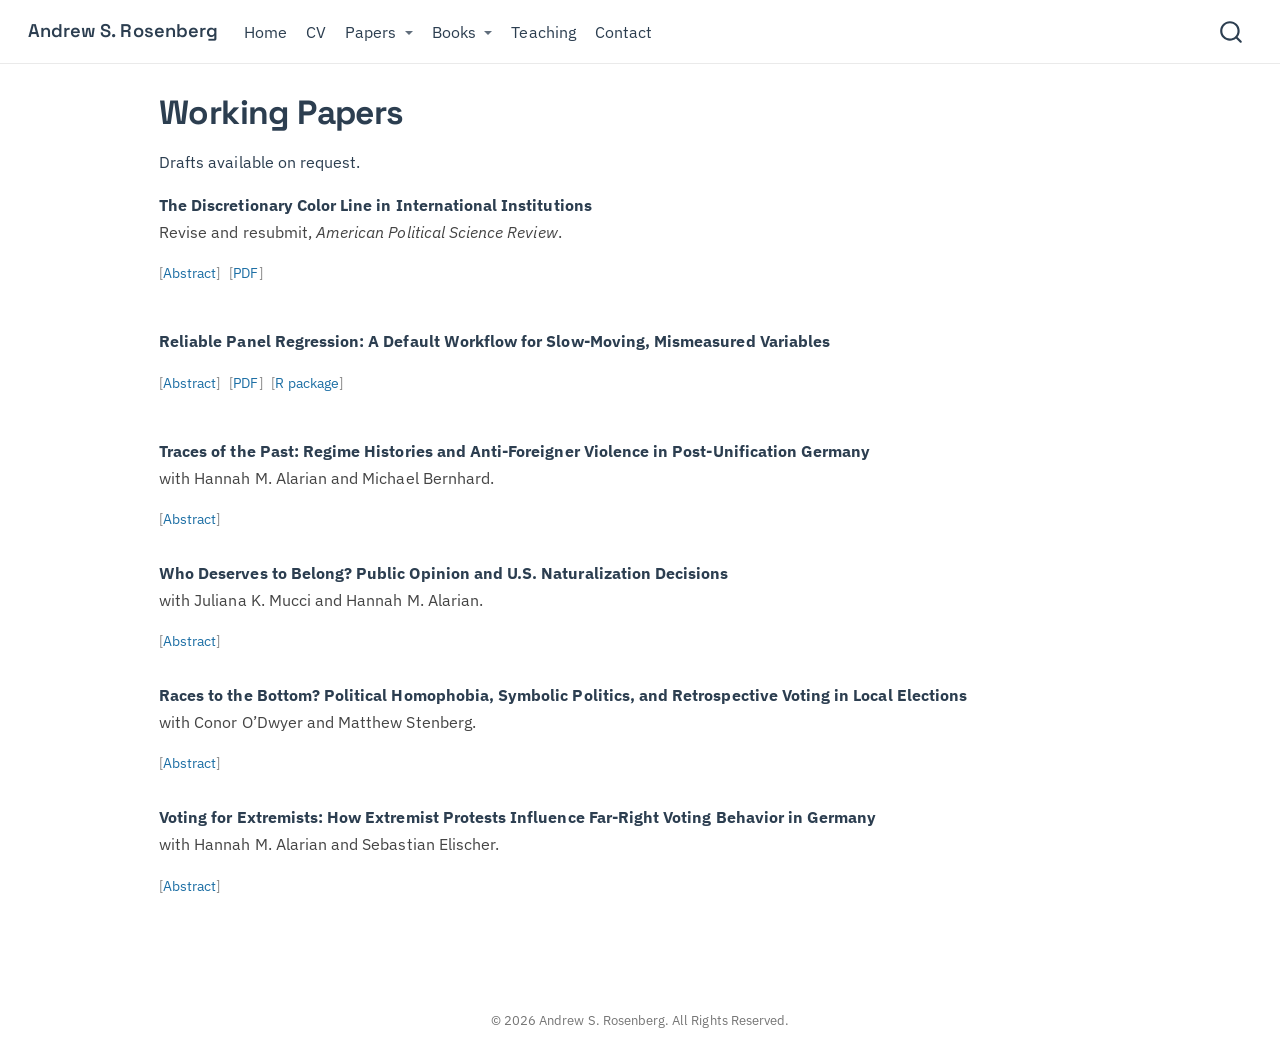
<file: working-papers.html>
<!DOCTYPE html>
<html xmlns="http://www.w3.org/1999/xhtml" lang="en" xml:lang="en"><head>

<meta charset="utf-8">
<meta name="generator" content="quarto-1.10.18">

<meta name="viewport" content="width=device-width, initial-scale=1.0, user-scalable=yes">


<title>Working Papers – Andrew S. Rosenberg</title>
<style>
/* Default styles provided by pandoc.
** See https://pandoc.org/MANUAL.html#variables-for-html for config info.
*/
span.smallcaps{font-variant: small-caps;}
div.columns{display: flex; gap: 1.5em;}
div.column{flex: auto;}
@media screen {
div.columns{gap: min(4vw, 1.5em);}
div.column{overflow-x: auto;}
}
div.hanging-indent{margin-left: 1.5em; text-indent: -1.5em;}
ul.task-list{list-style: none;}
ul.task-list li input[type="checkbox"] {
  width: 0.8em;
  margin: 0 0.8em 0.2em -1em; /* quarto-specific, see https://github.com/quarto-dev/quarto-cli/issues/4556 */ 
  vertical-align: middle;
}
</style>


<script src="site_libs/quarto-nav/quarto-nav.js"></script>
<script src="site_libs/clipboard/clipboard.min.js"></script>
<script src="site_libs/quarto-search/autocomplete.umd.js"></script>
<script src="site_libs/quarto-search/fuse.min.js"></script>
<script src="site_libs/quarto-search/quarto-search.js"></script>
<meta name="quarto:offset" content="./">
<script src="site_libs/quarto-html/quarto.js" type="module"></script>
<script src="site_libs/quarto-html/tabsets/tabsets.js" type="module"></script>
<script src="site_libs/quarto-html/popper.min.js"></script>
<script src="site_libs/quarto-html/tippy.umd.min.js"></script>
<script src="site_libs/quarto-html/anchor.min.js"></script>
<link href="site_libs/quarto-html/tippy.css" rel="stylesheet">
<link href="site_libs/quarto-html/quarto-syntax-highlighting-64a204ab8560d761af7679ceaba22944.css" rel="stylesheet" id="quarto-text-highlighting-styles">
<script src="site_libs/bootstrap/bootstrap.min.js"></script>
<link href="site_libs/bootstrap/bootstrap-icons.css" rel="stylesheet">
<link href="site_libs/bootstrap/bootstrap-4a8236f242da0f887deb082d720558e4.min.css" rel="stylesheet" append-hash="true" id="quarto-bootstrap" data-mode="light">
<script id="quarto-search-options" type="application/json">{
  "location": "navbar",
  "copy-button": false,
  "collapse-after": 3,
  "panel-placement": "end",
  "type": "overlay",
  "limit": 50,
  "keyboard-shortcut": [
    "f",
    "/",
    "s"
  ],
  "show-item-context": false,
  "language": {
    "search-no-results-text": "No results",
    "search-matching-documents-text": "matching documents",
    "search-copy-link-title": "Copy link to search",
    "search-hide-matches-text": "Hide additional matches",
    "search-more-match-text": "more match in this document",
    "search-more-matches-text": "more matches in this document",
    "search-clear-button-title": "Clear",
    "search-text-placeholder": "",
    "search-detached-cancel-button-title": "Cancel",
    "search-submit-button-title": "Submit",
    "search-label": "Search"
  }
}</script>
<!-- Privacy-friendly analytics by Umami -->
<script defer="" src="https://cloud.umami.is/script.js" data-website-id="df23a5e4-51db-4d47-b178-74a1fa1f4a44"></script>


<meta property="og:title" content="Working Papers – Andrew S. Rosenberg">
<meta property="og:description" content="Associate Professor of Political Science, University of Florida">
<meta property="og:site_name" content="Andrew S. Rosenberg">
<meta name="twitter:title" content="Working Papers – Andrew S. Rosenberg">
<meta name="twitter:description" content="Associate Professor of Political Science, University of Florida">
<meta name="twitter:card" content="summary">
</head>

<body class="nav-fixed fullcontent quarto-light">

<div id="quarto-search-results"></div>
  <header id="quarto-header" class="headroom fixed-top">
    <nav class="navbar navbar-expand-lg " data-bs-theme="dark">
      <div class="navbar-container container-fluid">
      <div class="navbar-brand-container mx-auto">
    <a class="navbar-brand" href="./index.html">
    <span class="navbar-title">Andrew S. Rosenberg</span>
    </a>
  </div>
            <div id="quarto-search" class="" title="Search"></div>
          <button class="navbar-toggler" type="button" data-bs-toggle="collapse" data-bs-target="#navbarCollapse" aria-controls="navbarCollapse" role="menu" aria-expanded="false" aria-label="Toggle navigation" onclick="if (window.quartoToggleHeadroom) { window.quartoToggleHeadroom(); }">
  <span class="navbar-toggler-icon"></span>
</button>
          <div class="collapse navbar-collapse" id="navbarCollapse">
            <ul class="navbar-nav navbar-nav-scroll me-auto">
  <li class="nav-item">
    <a class="nav-link" href="./index.html"> 
<span class="menu-text">Home</span></a>
  </li>  
  <li class="nav-item">
    <a class="nav-link" href="./assets/asr-cv.pdf"> 
<span class="menu-text">CV</span></a>
  </li>  
  <li class="nav-item dropdown ">
    <a class="nav-link dropdown-toggle" href="#" id="nav-menu-papers" role="link" data-bs-toggle="dropdown" aria-expanded="false">
 <span class="menu-text">Papers</span>
    </a>
    <ul class="dropdown-menu" aria-labelledby="nav-menu-papers">    
        <li>
    <a class="dropdown-item" href="./publications.html">
 <span class="dropdown-text">Publications</span></a>
  </li>  
        <li>
    <a class="dropdown-item" href="./working-papers.html">
 <span class="dropdown-text">Working Papers</span></a>
  </li>  
    </ul>
  </li>
  <li class="nav-item dropdown ">
    <a class="nav-link dropdown-toggle" href="#" id="nav-menu-books" role="link" data-bs-toggle="dropdown" aria-expanded="false">
 <span class="menu-text">Books</span>
    </a>
    <ul class="dropdown-menu" aria-labelledby="nav-menu-books">    
        <li>
    <a class="dropdown-item" href="./books/undesirable.html">
 <span class="dropdown-text">Undesirable Immigrants</span></a>
  </li>  
        <li>
    <a class="dropdown-item" href="./books/hierarchies.html">
 <span class="dropdown-text">Hierarchies of Worth</span></a>
  </li>  
    </ul>
  </li>
  <li class="nav-item">
    <a class="nav-link" href="./teaching.html"> 
<span class="menu-text">Teaching</span></a>
  </li>  
  <li class="nav-item">
    <a class="nav-link" href="./contact.html"> 
<span class="menu-text">Contact</span></a>
  </li>  
</ul>
          </div> <!-- /navcollapse -->
            <div class="quarto-navbar-tools">
</div>
      </div> <!-- /container-fluid -->
    </nav>
</header>
<!-- content -->
<div id="quarto-content" class="quarto-container page-columns page-rows-contents page-layout-article page-navbar">
<!-- sidebar -->
<!-- margin-sidebar -->
    
<!-- main -->
<main class="content" id="quarto-document-content">

<header id="title-block-header" class="quarto-title-block default">
<div class="quarto-title">
<h1 class="title">Working Papers</h1>
</div>



<div class="quarto-title-meta">

    
  
    
  </div>
  


</header>


<p>Drafts available on request.</p>
<div class="pub-entry">
<p><span class="pub-title">The Discretionary Color Line in International Institutions</span><br>
<span class="pub-venue">Revise and resubmit, <em>American Political Science Review</em>.</span></p>
<div class="pub-links"><details class="abs-toggle"><summary>Abstract</summary></details><a href="https://osf.io/preprints/socarxiv/962sx_v1">PDF</a><div class="abs-panel">A growing literature documents racial hierarchy in international institutions. I test whether formally equal rules eliminate that hierarchy in practice. I argue that this hierarchy emerges when international institutions centralize formally color-blind rules while distributing discretionary implementation authority across states, allowing national racial classifications to shape how those rules are applied. I test this argument in the Schengen visa regime, where states apply substantially harmonized rules but national consulates retain discretion. Bilateral ancestral distance, a measure of perceived racial difference, predicts visa refusals after accounting for major bilateral confounders and all time-varying characteristics of applicant nationalities and issuing states. The relationship is driven by contemporary, not pre-1500, ancestral distance, intensifies under consular workload, and is stronger where national populations hold more restrictive attitudes toward racially different immigrants. The institutional allocation of implementation authority in IOs can therefore convert national racial classifications into international institutional racism.</div></div>
</div>
<div class="pub-entry">
<p><span class="pub-title">Reliable Panel Regression: A Default Workflow for Slow-Moving, Mismeasured Variables</span></p>
<div class="pub-links"><details class="abs-toggle"><summary>Abstract</summary></details><a href="https://arxiv.org/abs/2606.14009">PDF</a><a href="https://github.com/asrosenberg/ferobust">R package</a><div class="abs-panel">Political scientists use two-way fixed effects (FE) as the default specification for panel regressions, on the reasoning that any coefficient surviving FE has been purged of time-invariant confounding. But many of the variables in those models—Polity, V-Dem indices, log GDP, trade share, oil rents—are slow-moving and measured with error. Under those conditions, FE does not purify the cross-sectional estimate; it strips out the signal (which lives between countries) and keeps the noise (which sits in the within-unit variation). Two-thirds of country-year variables in the Quality of Government dataset sit in this range. Larger panels make the problem worse because increased statistical power tightens confidence intervals around a biased point estimate. This paper develops a default workflow for the modal observational panel regression in political science. A sign test built on the empirical intraclass correlation of the regressor and the agreement between pooled OLS and fixed effects picks between random effects, fixed effects, and partial-identification bounds. The paper then applies this workflow to three recent panel-data papers and shows examples where it rescues and corroborates the findings.</div></div>
</div>
<div class="pub-entry">
<p><span class="pub-title">Traces of the Past: Regime Histories and Anti-Foreigner Violence in Post-Unification Germany</span><br>
<span class="pub-venue">with Hannah M. Alarian and Michael Bernhard.</span></p>
<details class="abstract-toggle"><summary>Abstract</summary><div class="abstract-body">Anti-foreigner violence is a pressing problem in European democracies. Most interventions look to contemporaneous solutions to reduce or stigmatize such violence. Yet this focus fails to consider how historical legacies continue to shape the persistence and geographic contours of violence. We address this possibility, theorizing that divergent memory politics, reconciling with Nazism's violent legacies, influence current anti-foreigner violence. Using novel anti-foreigner violence data between 1992 and 2021, we reveal that past Nazi support remains associated with violence toward foreigners in post-unification Germany. Moreover, we demonstrate that memory politics can mitigate this violent legacy. The evolution of a culture of contrition in the former Federal Republic specifically diminished the frequency of attacks on foreigners, in contrast to the former German Democratic Republic, where the social roots of Nazi-era hatred remained unconfronted. State-level memorial and individual survey data corroborate these relationships, revealing that memory politics can blunt the impact of violent legacies.</div></details>
</div>
<div class="pub-entry">
<p><span class="pub-title">Who Deserves to Belong? Public Opinion and U.S. Naturalization Decisions</span><br>
<span class="pub-venue">with Juliana K. Mucci and Hannah M. Alarian.</span></p>
<details class="abstract-toggle"><summary>Abstract</summary><div class="abstract-body">Citizenship is one of the most important and politically sensitive policy issues in democracies worldwide. Naturalization is a crucial aspect of democratic inclusion, as it requires states and their citizens to accept immigrants as fellow citizens. American attitudes toward immigration, in particular, are well-established, with Americans often favoring immigrants from culturally similar origins or those who hold high-status positions. Yet, little is known about Americans' preferences for naturalization. This article addresses this gap by examining Americans' evaluations of United States (US) citizenship applicants. Supplementing an existing study (<a href="https://osf.io/5ctkj">osf.io/5ctkj</a>), we test this theory in another original conjoint experiment to isolate attitudes toward naturalization in the US. We hypothesize that the "hidden consensus" that has been found to exist across party lines regarding immigration attitudes does not hold in the context of naturalization attitudes, especially in a polarized political climate. This study provides a further nuanced understanding of how Americans' own political identities shape their attitudes toward citizenship.</div></details>
</div>
<div class="pub-entry">
<p><span class="pub-title">Races to the Bottom? Political Homophobia, Symbolic Politics, and Retrospective Voting in Local Elections</span><br>
<span class="pub-venue">with Conor O’Dwyer and Matthew Stenberg.</span></p>
<details class="abstract-toggle"><summary>Abstract</summary><div class="abstract-body">Do politicians pay an electoral price for policies stigmatizing minority groups? Drawing on retrospective voting theory, we explore this question using municipal elections in Poland's "LGBT Free Zones," which diffused in 2019–2020 under the sponsorship of the conservative Law and Justice (PiS) party before sparking counter-mobilization. Using a difference-in-differences design, we compare the municipalities that adopted a "zone" with municipalities that considered but did not adopt. We find that PiS lost 14–16 percentage points of its seat share after passage. The penalty was strongest where the party label was most visible; the pattern does not extend to national elections. PiS's struggles in municipalities that enacted "zones" were not part of a general rejection of the party. Instead, voters punished identifiable local sponsors in those places where the policy had been enacted. These findings contribute to a fuller understanding of the short- versus longer-term effects of symbolic politics that stigmatize minorities.</div></details>
</div>
<div class="pub-entry">
<p><span class="pub-title">Voting for Extremists: How Extremist Protests Influence Far-Right Voting Behavior in Germany</span><br>
<span class="pub-venue">with Hannah M. Alarian and Sebastian Elischer.</span></p>
<details class="abstract-toggle"><summary>Abstract</summary><div class="abstract-body">The far-right Alternative für Deutschland (AfD) is a prominent force in German politics, risking social solidarity, increasing anti-democratic attitudes, and advancing exclusionary policies. The AfD's ascent in national polling underscores a striking paradox: the party's popularity persists alongside its growing recognition as an extremist organization. Is extremism attracting voters, or rendering the far-right anathema to the mainstream electorate? This article addresses this question, examining the proximity of the AfD to right-wing extremist civil society and its impact on the party's electoral performance. Using a novel dataset of AfD and extremist organization protests, we show that AfD participation in protests alongside extremist actors significantly increases its vote share between the 2013 and the 2017 elections. However, between 2017 and 2021, cooperation with right-wing extremist groups declined, and so did the contribution of that collaboration to the overall vote share. The findings contribute to the ongoing debate in political science about the impact of extremism on far-right parties.</div></details>
</div>



</main> <!-- /main -->
<script id="quarto-html-after-body" type="application/javascript">
  window.document.addEventListener("DOMContentLoaded", function (event) {
    const icon = "";
    const anchorJS = new window.AnchorJS();
    anchorJS.options = {
      placement: 'right',
      icon: icon
    };
    anchorJS.add('.anchored');
    const isCodeAnnotation = (el) => {
      for (const clz of el.classList) {
        if (clz.startsWith('code-annotation-')) {                     
          return true;
        }
      }
      return false;
    }
    const onCopySuccess = function(e) {
      // button target
      const button = e.trigger;
      // don't keep focus
      button.blur();
      // flash "checked"
      button.classList.add('code-copy-button-checked');
      var currentTitle = button.getAttribute("title");
      button.setAttribute("title", "Copied!");
      let tooltip;
      if (window.bootstrap) {
        button.setAttribute("data-bs-toggle", "tooltip");
        button.setAttribute("data-bs-placement", "left");
        button.setAttribute("data-bs-title", "Copied!");
        tooltip = new bootstrap.Tooltip(button, 
          { trigger: "manual", 
            customClass: "code-copy-button-tooltip",
            offset: [0, -8]});
        tooltip.show();    
      }
      setTimeout(function() {
        if (tooltip) {
          tooltip.hide();
          button.removeAttribute("data-bs-title");
          button.removeAttribute("data-bs-toggle");
          button.removeAttribute("data-bs-placement");
        }
        button.setAttribute("title", currentTitle);
        button.classList.remove('code-copy-button-checked');
      }, 1000);
      // clear code selection
      e.clearSelection();
    }
    const getTextToCopy = function(trigger) {
      const outerScaffold = trigger.parentElement.cloneNode(true);
      const codeEl = outerScaffold.querySelector('code');
      for (const childEl of codeEl.children) {
        if (isCodeAnnotation(childEl)) {
          childEl.remove();
        }
      }
      return codeEl.innerText;
    }
    const clipboard = new window.ClipboardJS('.code-copy-button:not([data-in-quarto-modal])', {
      text: getTextToCopy
    });
    clipboard.on('success', onCopySuccess);
    if (window.document.getElementById('quarto-embedded-source-code-modal')) {
      const clipboardModal = new window.ClipboardJS('.code-copy-button[data-in-quarto-modal]', {
        text: getTextToCopy,
        container: window.document.getElementById('quarto-embedded-source-code-modal')
      });
      clipboardModal.on('success', onCopySuccess);
    }
      var localhostRegex = new RegExp(/^(?:http|https):\/\/localhost\:?[0-9]*\//);
      var mailtoRegex = new RegExp(/^mailto:/);
        var filterRegex = new RegExp("https:\/\/andrewrosenberg\.com");
      var isInternal = (href) => {
          return filterRegex.test(href) || localhostRegex.test(href) || mailtoRegex.test(href);
      }
      // Inspect non-navigation links and adorn them if external
     var links = window.document.querySelectorAll('a[href]:not(.nav-link):not(.navbar-brand):not(.toc-action):not(.sidebar-link):not(.sidebar-item-toggle):not(.pagination-link):not(.no-external):not([aria-hidden]):not(.dropdown-item):not(.quarto-navigation-tool):not(.about-link)');
      for (var i=0; i<links.length; i++) {
        const link = links[i];
        if (!isInternal(link.href)) {
          // undo the damage that might have been done by quarto-nav.js in the case of
          // links that we want to consider external
          if (link.dataset.originalHref !== undefined) {
            link.href = link.dataset.originalHref;
          }
        }
      }
    function tippyHover(el, contentFn, onTriggerFn, onUntriggerFn) {
      const config = {
        allowHTML: true,
        maxWidth: 500,
        delay: 100,
        arrow: false,
        appendTo: function(el) {
            return el.parentElement;
        },
        interactive: true,
        interactiveBorder: 10,
        theme: 'quarto',
        placement: 'bottom-start',
      };
      if (contentFn) {
        config.content = contentFn;
      }
      if (onTriggerFn) {
        config.onTrigger = onTriggerFn;
      }
      if (onUntriggerFn) {
        config.onUntrigger = onUntriggerFn;
      }
      window.tippy(el, config); 
    }
    const noterefs = window.document.querySelectorAll('a[role="doc-noteref"]');
    for (var i=0; i<noterefs.length; i++) {
      const ref = noterefs[i];
      tippyHover(ref, function() {
        // use id or data attribute instead here
        let href = ref.getAttribute('data-footnote-href') || ref.getAttribute('href');
        try { href = new URL(href).hash; } catch {}
        const id = href.replace(/^#\/?/, "");
        const note = window.document.getElementById(id);
        if (note) {
          return note.innerHTML;
        } else {
          return "";
        }
      });
    }
    const xrefs = window.document.querySelectorAll('a.quarto-xref');
    const processXRef = (id, note) => {
      // Strip column container classes
      const stripColumnClz = (el) => {
        el.classList.remove("page-full", "page-columns");
        if (el.children) {
          for (const child of el.children) {
            stripColumnClz(child);
          }
        }
      }
      stripColumnClz(note)
      if (id === null || id.startsWith('sec-')) {
        // Special case sections, only their first couple elements
        const container = document.createElement("div");
        if (note.children && note.children.length > 2) {
          container.appendChild(note.children[0].cloneNode(true));
          for (let i = 1; i < note.children.length; i++) {
            const child = note.children[i];
            if (child.tagName === "P" && child.innerText === "") {
              continue;
            } else {
              container.appendChild(child.cloneNode(true));
              break;
            }
          }
          if (window.Quarto?.typesetMath) {
            window.Quarto.typesetMath(container);
          }
          return container.innerHTML
        } else {
          if (window.Quarto?.typesetMath) {
            window.Quarto.typesetMath(note);
          }
          return note.innerHTML;
        }
      } else {
        // Remove any anchor links if they are present
        const anchorLink = note.querySelector('a.anchorjs-link');
        if (anchorLink) {
          anchorLink.remove();
        }
        if (window.Quarto?.typesetMath) {
          window.Quarto.typesetMath(note);
        }
        if (note.classList.contains("callout")) {
          return note.outerHTML;
        } else {
          return note.innerHTML;
        }
      }
    }
    for (var i=0; i<xrefs.length; i++) {
      const xref = xrefs[i];
      tippyHover(xref, undefined, function(instance) {
        instance.disable();
        let url = xref.getAttribute('href');
        let hash = undefined; 
        if (url.startsWith('#')) {
          hash = url;
        } else {
          try { hash = new URL(url).hash; } catch {}
        }
        if (hash) {
          const id = hash.replace(/^#\/?/, "");
          const note = window.document.getElementById(id);
          if (note !== null) {
            try {
              const html = processXRef(id, note.cloneNode(true));
              instance.setContent(html);
            } finally {
              instance.enable();
              instance.show();
            }
          } else {
            // See if we can fetch this
            fetch(url.split('#')[0])
            .then(res => res.text())
            .then(html => {
              const parser = new DOMParser();
              const htmlDoc = parser.parseFromString(html, "text/html");
              const note = htmlDoc.getElementById(id);
              if (note !== null) {
                const html = processXRef(id, note);
                instance.setContent(html);
              } 
            }).finally(() => {
              instance.enable();
              instance.show();
            });
          }
        } else {
          // See if we can fetch a full url (with no hash to target)
          // This is a special case and we should probably do some content thinning / targeting
          fetch(url)
          .then(res => res.text())
          .then(html => {
            const parser = new DOMParser();
            const htmlDoc = parser.parseFromString(html, "text/html");
            const note = htmlDoc.querySelector('main.content');
            if (note !== null) {
              // This should only happen for chapter cross references
              // (since there is no id in the URL)
              // remove the first header
              if (note.children.length > 0 && note.children[0].tagName === "HEADER") {
                note.children[0].remove();
              }
              const html = processXRef(null, note);
              instance.setContent(html);
            } 
          }).finally(() => {
            instance.enable();
            instance.show();
          });
        }
      }, function(instance) {
      });
    }
        let selectedAnnoteEl;
        const selectorForAnnotation = ( cell, annotation) => {
          let cellAttr = 'data-code-cell="' + cell + '"';
          let lineAttr = 'data-code-annotation="' +  annotation + '"';
          const selector = 'span[' + cellAttr + '][' + lineAttr + ']';
          return selector;
        }
        const selectCodeLines = (annoteEl) => {
          const doc = window.document;
          const targetCell = annoteEl.getAttribute("data-target-cell");
          const targetAnnotation = annoteEl.getAttribute("data-target-annotation");
          const annoteSpan = window.document.querySelector(selectorForAnnotation(targetCell, targetAnnotation));
          const lines = annoteSpan.getAttribute("data-code-lines").split(",");
          const lineIds = lines.map((line) => {
            return targetCell + "-" + line;
          })
          let top = null;
          let height = null;
          let parent = null;
          if (lineIds.length > 0) {
              //compute the position of the single el (top and bottom and make a div)
              const el = window.document.getElementById(lineIds[0]);
              top = el.offsetTop;
              height = el.offsetHeight;
              parent = el.parentElement.parentElement;
            if (lineIds.length > 1) {
              const lastEl = window.document.getElementById(lineIds[lineIds.length - 1]);
              const bottom = lastEl.offsetTop + lastEl.offsetHeight;
              height = bottom - top;
            }
            if (top !== null && height !== null && parent !== null) {
              // cook up a div (if necessary) and position it 
              let div = window.document.getElementById("code-annotation-line-highlight");
              if (div === null) {
                div = window.document.createElement("div");
                div.setAttribute("id", "code-annotation-line-highlight");
                div.style.position = 'absolute';
                parent.appendChild(div);
              }
              div.style.top = top - 2 + "px";
              div.style.height = height + 4 + "px";
              div.style.left = 0;
              let gutterDiv = window.document.getElementById("code-annotation-line-highlight-gutter");
              if (gutterDiv === null) {
                gutterDiv = window.document.createElement("div");
                gutterDiv.setAttribute("id", "code-annotation-line-highlight-gutter");
                gutterDiv.style.position = 'absolute';
                const codeCell = window.document.getElementById(targetCell);
                const gutter = codeCell.querySelector('.code-annotation-gutter');
                gutter.appendChild(gutterDiv);
              }
              gutterDiv.style.top = top - 2 + "px";
              gutterDiv.style.height = height + 4 + "px";
            }
            selectedAnnoteEl = annoteEl;
          }
        };
        const unselectCodeLines = () => {
          const elementsIds = ["code-annotation-line-highlight", "code-annotation-line-highlight-gutter"];
          elementsIds.forEach((elId) => {
            const div = window.document.getElementById(elId);
            if (div) {
              div.remove();
            }
          });
          selectedAnnoteEl = undefined;
        };
          // Handle positioning of the toggle
      window.addEventListener(
        "resize",
        throttle(() => {
          elRect = undefined;
          if (selectedAnnoteEl) {
            selectCodeLines(selectedAnnoteEl);
          }
        }, 10)
      );
      function throttle(fn, ms) {
      let throttle = false;
      let timer;
        return (...args) => {
          if(!throttle) { // first call gets through
              fn.apply(this, args);
              throttle = true;
          } else { // all the others get throttled
              if(timer) clearTimeout(timer); // cancel #2
              timer = setTimeout(() => {
                fn.apply(this, args);
                timer = throttle = false;
              }, ms);
          }
        };
      }
        // Attach click handler to the DT
        const annoteDls = window.document.querySelectorAll('dt[data-target-cell]');
        for (const annoteDlNode of annoteDls) {
          annoteDlNode.addEventListener('click', (event) => {
            const clickedEl = event.target;
            if (clickedEl !== selectedAnnoteEl) {
              unselectCodeLines();
              const activeEl = window.document.querySelector('dt[data-target-cell].code-annotation-active');
              if (activeEl) {
                activeEl.classList.remove('code-annotation-active');
              }
              selectCodeLines(clickedEl);
              clickedEl.classList.add('code-annotation-active');
            } else {
              // Unselect the line
              unselectCodeLines();
              clickedEl.classList.remove('code-annotation-active');
            }
          });
        }
    const findCites = (el) => {
      const parentEl = el.parentElement;
      if (parentEl) {
        const cites = parentEl.dataset.cites;
        if (cites) {
          return {
            el,
            cites: cites.split(' ')
          };
        } else {
          return findCites(el.parentElement)
        }
      } else {
        return undefined;
      }
    };
    var bibliorefs = window.document.querySelectorAll('a[role="doc-biblioref"]');
    for (var i=0; i<bibliorefs.length; i++) {
      const ref = bibliorefs[i];
      const citeInfo = findCites(ref);
      if (citeInfo) {
        tippyHover(citeInfo.el, function() {
          var popup = window.document.createElement('div');
          citeInfo.cites.forEach(function(cite) {
            var citeDiv = window.document.createElement('div');
            citeDiv.classList.add('hanging-indent');
            citeDiv.classList.add('csl-entry');
            var biblioDiv = window.document.getElementById('ref-' + cite);
            if (biblioDiv) {
              citeDiv.innerHTML = biblioDiv.innerHTML;
            }
            popup.appendChild(citeDiv);
          });
          return popup.innerHTML;
        });
      }
    }
  });
  </script>
</div> <!-- /content -->
<footer class="footer">
  <div class="nav-footer">
    <div class="nav-footer-left">
      &nbsp;
    </div>   
    <div class="nav-footer-center">
<p>© 2026 Andrew S. Rosenberg. All Rights Reserved.</p>
</div>
    <div class="nav-footer-right">
      &nbsp;
    </div>
  </div>
</footer>




</body></html>
</file>
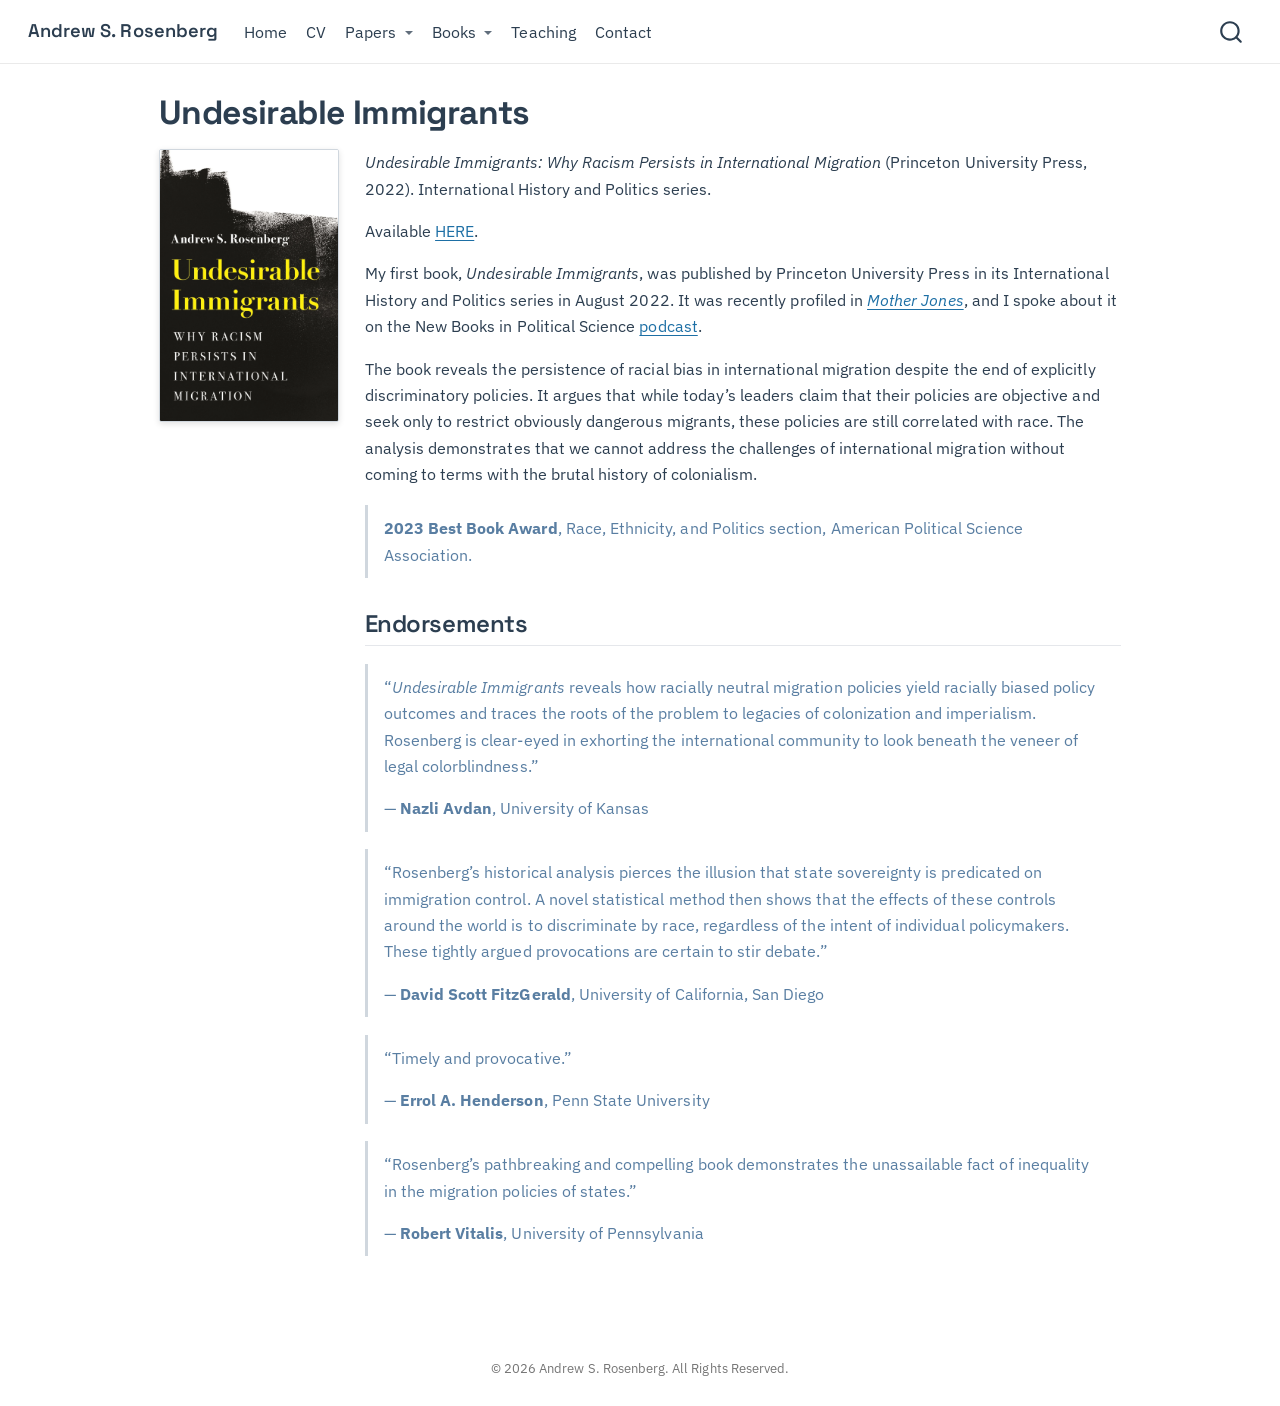
<file: books/undesirable.html>
<!DOCTYPE html>
<html xmlns="http://www.w3.org/1999/xhtml" lang="en" xml:lang="en"><head>

<meta charset="utf-8">
<meta name="generator" content="quarto-1.10.18">

<meta name="viewport" content="width=device-width, initial-scale=1.0, user-scalable=yes">


<title>Undesirable Immigrants – Andrew S. Rosenberg</title>
<style>
/* Default styles provided by pandoc.
** See https://pandoc.org/MANUAL.html#variables-for-html for config info.
*/
span.smallcaps{font-variant: small-caps;}
div.columns{display: flex; gap: 1.5em;}
div.column{flex: auto;}
@media screen {
div.columns{gap: min(4vw, 1.5em);}
div.column{overflow-x: auto;}
}
div.hanging-indent{margin-left: 1.5em; text-indent: -1.5em;}
ul.task-list{list-style: none;}
ul.task-list li input[type="checkbox"] {
  width: 0.8em;
  margin: 0 0.8em 0.2em -1em; /* quarto-specific, see https://github.com/quarto-dev/quarto-cli/issues/4556 */ 
  vertical-align: middle;
}
</style>


<script src="../site_libs/quarto-nav/quarto-nav.js"></script>
<script src="../site_libs/clipboard/clipboard.min.js"></script>
<script src="../site_libs/quarto-search/autocomplete.umd.js"></script>
<script src="../site_libs/quarto-search/fuse.min.js"></script>
<script src="../site_libs/quarto-search/quarto-search.js"></script>
<meta name="quarto:offset" content="../">
<script src="../site_libs/quarto-html/quarto.js" type="module"></script>
<script src="../site_libs/quarto-html/tabsets/tabsets.js" type="module"></script>
<script src="../site_libs/quarto-html/popper.min.js"></script>
<script src="../site_libs/quarto-html/tippy.umd.min.js"></script>
<script src="../site_libs/quarto-html/anchor.min.js"></script>
<link href="../site_libs/quarto-html/tippy.css" rel="stylesheet">
<link href="../site_libs/quarto-html/quarto-syntax-highlighting-64a204ab8560d761af7679ceaba22944.css" rel="stylesheet" id="quarto-text-highlighting-styles">
<script src="../site_libs/bootstrap/bootstrap.min.js"></script>
<link href="../site_libs/bootstrap/bootstrap-icons.css" rel="stylesheet">
<link href="../site_libs/bootstrap/bootstrap-4a8236f242da0f887deb082d720558e4.min.css" rel="stylesheet" append-hash="true" id="quarto-bootstrap" data-mode="light">
<script id="quarto-search-options" type="application/json">{
  "location": "navbar",
  "copy-button": false,
  "collapse-after": 3,
  "panel-placement": "end",
  "type": "overlay",
  "limit": 50,
  "keyboard-shortcut": [
    "f",
    "/",
    "s"
  ],
  "show-item-context": false,
  "language": {
    "search-no-results-text": "No results",
    "search-matching-documents-text": "matching documents",
    "search-copy-link-title": "Copy link to search",
    "search-hide-matches-text": "Hide additional matches",
    "search-more-match-text": "more match in this document",
    "search-more-matches-text": "more matches in this document",
    "search-clear-button-title": "Clear",
    "search-text-placeholder": "",
    "search-detached-cancel-button-title": "Cancel",
    "search-submit-button-title": "Submit",
    "search-label": "Search"
  }
}</script>
<!-- Privacy-friendly analytics by Umami -->
<script defer="" src="https://cloud.umami.is/script.js" data-website-id="df23a5e4-51db-4d47-b178-74a1fa1f4a44"></script>


<meta property="og:title" content="Undesirable Immigrants – Andrew S. Rosenberg">
<meta property="og:image" content="https://andrewrosenberg.com/assets/undesirable-immigrants-cover.webp">
<meta property="og:site_name" content="Andrew S. Rosenberg">
<meta property="og:image:alt" content="Undesirable Immigrants book cover">
<meta name="twitter:title" content="Undesirable Immigrants – Andrew S. Rosenberg">
<meta name="twitter:image" content="https://andrewrosenberg.com/assets/undesirable-immigrants-cover.webp">
<meta name="twitter:image:alt" content="Undesirable Immigrants book cover">
<meta name="twitter:card" content="summary_large_image">
</head>

<body class="nav-fixed fullcontent quarto-light">

<div id="quarto-search-results"></div>
  <header id="quarto-header" class="headroom fixed-top">
    <nav class="navbar navbar-expand-lg " data-bs-theme="dark">
      <div class="navbar-container container-fluid">
      <div class="navbar-brand-container mx-auto">
    <a class="navbar-brand" href="../index.html">
    <span class="navbar-title">Andrew S. Rosenberg</span>
    </a>
  </div>
            <div id="quarto-search" class="" title="Search"></div>
          <button class="navbar-toggler" type="button" data-bs-toggle="collapse" data-bs-target="#navbarCollapse" aria-controls="navbarCollapse" role="menu" aria-expanded="false" aria-label="Toggle navigation" onclick="if (window.quartoToggleHeadroom) { window.quartoToggleHeadroom(); }">
  <span class="navbar-toggler-icon"></span>
</button>
          <div class="collapse navbar-collapse" id="navbarCollapse">
            <ul class="navbar-nav navbar-nav-scroll me-auto">
  <li class="nav-item">
    <a class="nav-link" href="../index.html"> 
<span class="menu-text">Home</span></a>
  </li>  
  <li class="nav-item">
    <a class="nav-link" href="../assets/asr-cv.pdf"> 
<span class="menu-text">CV</span></a>
  </li>  
  <li class="nav-item dropdown ">
    <a class="nav-link dropdown-toggle" href="#" id="nav-menu-papers" role="link" data-bs-toggle="dropdown" aria-expanded="false">
 <span class="menu-text">Papers</span>
    </a>
    <ul class="dropdown-menu" aria-labelledby="nav-menu-papers">    
        <li>
    <a class="dropdown-item" href="../publications.html">
 <span class="dropdown-text">Publications</span></a>
  </li>  
        <li>
    <a class="dropdown-item" href="../working-papers.html">
 <span class="dropdown-text">Working Papers</span></a>
  </li>  
    </ul>
  </li>
  <li class="nav-item dropdown ">
    <a class="nav-link dropdown-toggle" href="#" id="nav-menu-books" role="link" data-bs-toggle="dropdown" aria-expanded="false">
 <span class="menu-text">Books</span>
    </a>
    <ul class="dropdown-menu" aria-labelledby="nav-menu-books">    
        <li>
    <a class="dropdown-item" href="../books/undesirable.html">
 <span class="dropdown-text">Undesirable Immigrants</span></a>
  </li>  
        <li>
    <a class="dropdown-item" href="../books/hierarchies.html">
 <span class="dropdown-text">Hierarchies of Worth</span></a>
  </li>  
    </ul>
  </li>
  <li class="nav-item">
    <a class="nav-link" href="../teaching.html"> 
<span class="menu-text">Teaching</span></a>
  </li>  
  <li class="nav-item">
    <a class="nav-link" href="../contact.html"> 
<span class="menu-text">Contact</span></a>
  </li>  
</ul>
          </div> <!-- /navcollapse -->
            <div class="quarto-navbar-tools">
</div>
      </div> <!-- /container-fluid -->
    </nav>
</header>
<!-- content -->
<div id="quarto-content" class="quarto-container page-columns page-rows-contents page-layout-article page-navbar">
<!-- sidebar -->
<!-- margin-sidebar -->
    
<!-- main -->
<main class="content" id="quarto-document-content">

<header id="title-block-header" class="quarto-title-block default">
<div class="quarto-title">
<h1 class="title">Undesirable Immigrants</h1>
</div>



<div class="quarto-title-meta">

    
  
    
  </div>
  


</header>


<div class="book-page">
<p><img src="../assets/undesirable-immigrants-cover.webp" class="book-cover-img img-fluid" alt="Undesirable Immigrants book cover"></p>
<div class="book-body">
<p><em>Undesirable Immigrants: Why Racism Persists in International Migration</em> (Princeton University Press, 2022). International History and Politics series.</p>
<p>Available <a href="https://press.princeton.edu/books/hardcover/9780691238739/undesirable-immigrants">HERE</a>.</p>
<p>My first book, <em>Undesirable Immigrants</em>, was published by Princeton University Press in its International History and Politics series in August 2022. It was recently profiled in <a href="https://www.motherjones.com/politics/2022/08/the-chinese-exclusion-act-may-be-in-the-past-but-racism-still-drives-most-immigration-policies/"><em>Mother Jones</em></a>, and I spoke about it on the New Books in Political Science <a href="https://newbooksnetwork.com/undesirable-immigrants">podcast</a>.</p>
<p>The book reveals the persistence of racial bias in international migration despite the end of explicitly discriminatory policies. It argues that while today’s leaders claim that their policies are objective and seek only to restrict obviously dangerous migrants, these policies are still correlated with race. The analysis demonstrates that we cannot address the challenges of international migration without coming to terms with the brutal history of colonialism.</p>
<blockquote class="blockquote">
<p><strong>2023 Best Book Award</strong>, Race, Ethnicity, and Politics section, American Political Science Association.</p>
</blockquote>
<section id="endorsements" class="level2">
<h2 class="anchored" data-anchor-id="endorsements">Endorsements</h2>
<blockquote class="blockquote">
<p>“<em>Undesirable Immigrants</em> reveals how racially neutral migration policies yield racially biased policy outcomes and traces the roots of the problem to legacies of colonization and imperialism. Rosenberg is clear-eyed in exhorting the international community to look beneath the veneer of legal colorblindness.”</p>
<p>— <strong>Nazli Avdan</strong>, University of Kansas</p>
</blockquote>
<blockquote class="blockquote">
<p>“Rosenberg’s historical analysis pierces the illusion that state sovereignty is predicated on immigration control. A novel statistical method then shows that the effects of these controls around the world is to discriminate by race, regardless of the intent of individual policymakers. These tightly argued provocations are certain to stir debate.”</p>
<p>— <strong>David Scott FitzGerald</strong>, University of California, San Diego</p>
</blockquote>
<blockquote class="blockquote">
<p>“Timely and provocative.”</p>
<p>— <strong>Errol A. Henderson</strong>, Penn State University</p>
</blockquote>
<blockquote class="blockquote">
<p>“Rosenberg’s pathbreaking and compelling book demonstrates the unassailable fact of inequality in the migration policies of states.”</p>
<p>— <strong>Robert Vitalis</strong>, University of Pennsylvania</p>
</blockquote>
</section>
</div>
</div>



</main> <!-- /main -->
<script id="quarto-html-after-body" type="application/javascript">
  window.document.addEventListener("DOMContentLoaded", function (event) {
    const icon = "";
    const anchorJS = new window.AnchorJS();
    anchorJS.options = {
      placement: 'right',
      icon: icon
    };
    anchorJS.add('.anchored');
    const isCodeAnnotation = (el) => {
      for (const clz of el.classList) {
        if (clz.startsWith('code-annotation-')) {                     
          return true;
        }
      }
      return false;
    }
    const onCopySuccess = function(e) {
      // button target
      const button = e.trigger;
      // don't keep focus
      button.blur();
      // flash "checked"
      button.classList.add('code-copy-button-checked');
      var currentTitle = button.getAttribute("title");
      button.setAttribute("title", "Copied!");
      let tooltip;
      if (window.bootstrap) {
        button.setAttribute("data-bs-toggle", "tooltip");
        button.setAttribute("data-bs-placement", "left");
        button.setAttribute("data-bs-title", "Copied!");
        tooltip = new bootstrap.Tooltip(button, 
          { trigger: "manual", 
            customClass: "code-copy-button-tooltip",
            offset: [0, -8]});
        tooltip.show();    
      }
      setTimeout(function() {
        if (tooltip) {
          tooltip.hide();
          button.removeAttribute("data-bs-title");
          button.removeAttribute("data-bs-toggle");
          button.removeAttribute("data-bs-placement");
        }
        button.setAttribute("title", currentTitle);
        button.classList.remove('code-copy-button-checked');
      }, 1000);
      // clear code selection
      e.clearSelection();
    }
    const getTextToCopy = function(trigger) {
      const outerScaffold = trigger.parentElement.cloneNode(true);
      const codeEl = outerScaffold.querySelector('code');
      for (const childEl of codeEl.children) {
        if (isCodeAnnotation(childEl)) {
          childEl.remove();
        }
      }
      return codeEl.innerText;
    }
    const clipboard = new window.ClipboardJS('.code-copy-button:not([data-in-quarto-modal])', {
      text: getTextToCopy
    });
    clipboard.on('success', onCopySuccess);
    if (window.document.getElementById('quarto-embedded-source-code-modal')) {
      const clipboardModal = new window.ClipboardJS('.code-copy-button[data-in-quarto-modal]', {
        text: getTextToCopy,
        container: window.document.getElementById('quarto-embedded-source-code-modal')
      });
      clipboardModal.on('success', onCopySuccess);
    }
      var localhostRegex = new RegExp(/^(?:http|https):\/\/localhost\:?[0-9]*\//);
      var mailtoRegex = new RegExp(/^mailto:/);
        var filterRegex = new RegExp("https:\/\/andrewrosenberg\.com");
      var isInternal = (href) => {
          return filterRegex.test(href) || localhostRegex.test(href) || mailtoRegex.test(href);
      }
      // Inspect non-navigation links and adorn them if external
     var links = window.document.querySelectorAll('a[href]:not(.nav-link):not(.navbar-brand):not(.toc-action):not(.sidebar-link):not(.sidebar-item-toggle):not(.pagination-link):not(.no-external):not([aria-hidden]):not(.dropdown-item):not(.quarto-navigation-tool):not(.about-link)');
      for (var i=0; i<links.length; i++) {
        const link = links[i];
        if (!isInternal(link.href)) {
          // undo the damage that might have been done by quarto-nav.js in the case of
          // links that we want to consider external
          if (link.dataset.originalHref !== undefined) {
            link.href = link.dataset.originalHref;
          }
        }
      }
    function tippyHover(el, contentFn, onTriggerFn, onUntriggerFn) {
      const config = {
        allowHTML: true,
        maxWidth: 500,
        delay: 100,
        arrow: false,
        appendTo: function(el) {
            return el.parentElement;
        },
        interactive: true,
        interactiveBorder: 10,
        theme: 'quarto',
        placement: 'bottom-start',
      };
      if (contentFn) {
        config.content = contentFn;
      }
      if (onTriggerFn) {
        config.onTrigger = onTriggerFn;
      }
      if (onUntriggerFn) {
        config.onUntrigger = onUntriggerFn;
      }
      window.tippy(el, config); 
    }
    const noterefs = window.document.querySelectorAll('a[role="doc-noteref"]');
    for (var i=0; i<noterefs.length; i++) {
      const ref = noterefs[i];
      tippyHover(ref, function() {
        // use id or data attribute instead here
        let href = ref.getAttribute('data-footnote-href') || ref.getAttribute('href');
        try { href = new URL(href).hash; } catch {}
        const id = href.replace(/^#\/?/, "");
        const note = window.document.getElementById(id);
        if (note) {
          return note.innerHTML;
        } else {
          return "";
        }
      });
    }
    const xrefs = window.document.querySelectorAll('a.quarto-xref');
    const processXRef = (id, note) => {
      // Strip column container classes
      const stripColumnClz = (el) => {
        el.classList.remove("page-full", "page-columns");
        if (el.children) {
          for (const child of el.children) {
            stripColumnClz(child);
          }
        }
      }
      stripColumnClz(note)
      if (id === null || id.startsWith('sec-')) {
        // Special case sections, only their first couple elements
        const container = document.createElement("div");
        if (note.children && note.children.length > 2) {
          container.appendChild(note.children[0].cloneNode(true));
          for (let i = 1; i < note.children.length; i++) {
            const child = note.children[i];
            if (child.tagName === "P" && child.innerText === "") {
              continue;
            } else {
              container.appendChild(child.cloneNode(true));
              break;
            }
          }
          if (window.Quarto?.typesetMath) {
            window.Quarto.typesetMath(container);
          }
          return container.innerHTML
        } else {
          if (window.Quarto?.typesetMath) {
            window.Quarto.typesetMath(note);
          }
          return note.innerHTML;
        }
      } else {
        // Remove any anchor links if they are present
        const anchorLink = note.querySelector('a.anchorjs-link');
        if (anchorLink) {
          anchorLink.remove();
        }
        if (window.Quarto?.typesetMath) {
          window.Quarto.typesetMath(note);
        }
        if (note.classList.contains("callout")) {
          return note.outerHTML;
        } else {
          return note.innerHTML;
        }
      }
    }
    for (var i=0; i<xrefs.length; i++) {
      const xref = xrefs[i];
      tippyHover(xref, undefined, function(instance) {
        instance.disable();
        let url = xref.getAttribute('href');
        let hash = undefined; 
        if (url.startsWith('#')) {
          hash = url;
        } else {
          try { hash = new URL(url).hash; } catch {}
        }
        if (hash) {
          const id = hash.replace(/^#\/?/, "");
          const note = window.document.getElementById(id);
          if (note !== null) {
            try {
              const html = processXRef(id, note.cloneNode(true));
              instance.setContent(html);
            } finally {
              instance.enable();
              instance.show();
            }
          } else {
            // See if we can fetch this
            fetch(url.split('#')[0])
            .then(res => res.text())
            .then(html => {
              const parser = new DOMParser();
              const htmlDoc = parser.parseFromString(html, "text/html");
              const note = htmlDoc.getElementById(id);
              if (note !== null) {
                const html = processXRef(id, note);
                instance.setContent(html);
              } 
            }).finally(() => {
              instance.enable();
              instance.show();
            });
          }
        } else {
          // See if we can fetch a full url (with no hash to target)
          // This is a special case and we should probably do some content thinning / targeting
          fetch(url)
          .then(res => res.text())
          .then(html => {
            const parser = new DOMParser();
            const htmlDoc = parser.parseFromString(html, "text/html");
            const note = htmlDoc.querySelector('main.content');
            if (note !== null) {
              // This should only happen for chapter cross references
              // (since there is no id in the URL)
              // remove the first header
              if (note.children.length > 0 && note.children[0].tagName === "HEADER") {
                note.children[0].remove();
              }
              const html = processXRef(null, note);
              instance.setContent(html);
            } 
          }).finally(() => {
            instance.enable();
            instance.show();
          });
        }
      }, function(instance) {
      });
    }
        let selectedAnnoteEl;
        const selectorForAnnotation = ( cell, annotation) => {
          let cellAttr = 'data-code-cell="' + cell + '"';
          let lineAttr = 'data-code-annotation="' +  annotation + '"';
          const selector = 'span[' + cellAttr + '][' + lineAttr + ']';
          return selector;
        }
        const selectCodeLines = (annoteEl) => {
          const doc = window.document;
          const targetCell = annoteEl.getAttribute("data-target-cell");
          const targetAnnotation = annoteEl.getAttribute("data-target-annotation");
          const annoteSpan = window.document.querySelector(selectorForAnnotation(targetCell, targetAnnotation));
          const lines = annoteSpan.getAttribute("data-code-lines").split(",");
          const lineIds = lines.map((line) => {
            return targetCell + "-" + line;
          })
          let top = null;
          let height = null;
          let parent = null;
          if (lineIds.length > 0) {
              //compute the position of the single el (top and bottom and make a div)
              const el = window.document.getElementById(lineIds[0]);
              top = el.offsetTop;
              height = el.offsetHeight;
              parent = el.parentElement.parentElement;
            if (lineIds.length > 1) {
              const lastEl = window.document.getElementById(lineIds[lineIds.length - 1]);
              const bottom = lastEl.offsetTop + lastEl.offsetHeight;
              height = bottom - top;
            }
            if (top !== null && height !== null && parent !== null) {
              // cook up a div (if necessary) and position it 
              let div = window.document.getElementById("code-annotation-line-highlight");
              if (div === null) {
                div = window.document.createElement("div");
                div.setAttribute("id", "code-annotation-line-highlight");
                div.style.position = 'absolute';
                parent.appendChild(div);
              }
              div.style.top = top - 2 + "px";
              div.style.height = height + 4 + "px";
              div.style.left = 0;
              let gutterDiv = window.document.getElementById("code-annotation-line-highlight-gutter");
              if (gutterDiv === null) {
                gutterDiv = window.document.createElement("div");
                gutterDiv.setAttribute("id", "code-annotation-line-highlight-gutter");
                gutterDiv.style.position = 'absolute';
                const codeCell = window.document.getElementById(targetCell);
                const gutter = codeCell.querySelector('.code-annotation-gutter');
                gutter.appendChild(gutterDiv);
              }
              gutterDiv.style.top = top - 2 + "px";
              gutterDiv.style.height = height + 4 + "px";
            }
            selectedAnnoteEl = annoteEl;
          }
        };
        const unselectCodeLines = () => {
          const elementsIds = ["code-annotation-line-highlight", "code-annotation-line-highlight-gutter"];
          elementsIds.forEach((elId) => {
            const div = window.document.getElementById(elId);
            if (div) {
              div.remove();
            }
          });
          selectedAnnoteEl = undefined;
        };
          // Handle positioning of the toggle
      window.addEventListener(
        "resize",
        throttle(() => {
          elRect = undefined;
          if (selectedAnnoteEl) {
            selectCodeLines(selectedAnnoteEl);
          }
        }, 10)
      );
      function throttle(fn, ms) {
      let throttle = false;
      let timer;
        return (...args) => {
          if(!throttle) { // first call gets through
              fn.apply(this, args);
              throttle = true;
          } else { // all the others get throttled
              if(timer) clearTimeout(timer); // cancel #2
              timer = setTimeout(() => {
                fn.apply(this, args);
                timer = throttle = false;
              }, ms);
          }
        };
      }
        // Attach click handler to the DT
        const annoteDls = window.document.querySelectorAll('dt[data-target-cell]');
        for (const annoteDlNode of annoteDls) {
          annoteDlNode.addEventListener('click', (event) => {
            const clickedEl = event.target;
            if (clickedEl !== selectedAnnoteEl) {
              unselectCodeLines();
              const activeEl = window.document.querySelector('dt[data-target-cell].code-annotation-active');
              if (activeEl) {
                activeEl.classList.remove('code-annotation-active');
              }
              selectCodeLines(clickedEl);
              clickedEl.classList.add('code-annotation-active');
            } else {
              // Unselect the line
              unselectCodeLines();
              clickedEl.classList.remove('code-annotation-active');
            }
          });
        }
    const findCites = (el) => {
      const parentEl = el.parentElement;
      if (parentEl) {
        const cites = parentEl.dataset.cites;
        if (cites) {
          return {
            el,
            cites: cites.split(' ')
          };
        } else {
          return findCites(el.parentElement)
        }
      } else {
        return undefined;
      }
    };
    var bibliorefs = window.document.querySelectorAll('a[role="doc-biblioref"]');
    for (var i=0; i<bibliorefs.length; i++) {
      const ref = bibliorefs[i];
      const citeInfo = findCites(ref);
      if (citeInfo) {
        tippyHover(citeInfo.el, function() {
          var popup = window.document.createElement('div');
          citeInfo.cites.forEach(function(cite) {
            var citeDiv = window.document.createElement('div');
            citeDiv.classList.add('hanging-indent');
            citeDiv.classList.add('csl-entry');
            var biblioDiv = window.document.getElementById('ref-' + cite);
            if (biblioDiv) {
              citeDiv.innerHTML = biblioDiv.innerHTML;
            }
            popup.appendChild(citeDiv);
          });
          return popup.innerHTML;
        });
      }
    }
  });
  </script>
</div> <!-- /content -->
<footer class="footer">
  <div class="nav-footer">
    <div class="nav-footer-left">
      &nbsp;
    </div>   
    <div class="nav-footer-center">
<p>© 2026 Andrew S. Rosenberg. All Rights Reserved.</p>
</div>
    <div class="nav-footer-right">
      &nbsp;
    </div>
  </div>
</footer>




</body></html>
</file>
<file: site_libs/quarto-html/tippy.css>
.tippy-box[data-animation=fade][data-state=hidden]{opacity:0}[data-tippy-root]{max-width:calc(100vw - 10px)}.tippy-box{position:relative;background-color:#333;color:#fff;border-radius:4px;font-size:14px;line-height:1.4;white-space:normal;outline:0;transition-property:transform,visibility,opacity}.tippy-box[data-placement^=top]>.tippy-arrow{bottom:0}.tippy-box[data-placement^=top]>.tippy-arrow:before{bottom:-7px;left:0;border-width:8px 8px 0;border-top-color:initial;transform-origin:center top}.tippy-box[data-placement^=bottom]>.tippy-arrow{top:0}.tippy-box[data-placement^=bottom]>.tippy-arrow:before{top:-7px;left:0;border-width:0 8px 8px;border-bottom-color:initial;transform-origin:center bottom}.tippy-box[data-placement^=left]>.tippy-arrow{right:0}.tippy-box[data-placement^=left]>.tippy-arrow:before{border-width:8px 0 8px 8px;border-left-color:initial;right:-7px;transform-origin:center left}.tippy-box[data-placement^=right]>.tippy-arrow{left:0}.tippy-box[data-placement^=right]>.tippy-arrow:before{left:-7px;border-width:8px 8px 8px 0;border-right-color:initial;transform-origin:center right}.tippy-box[data-inertia][data-state=visible]{transition-timing-function:cubic-bezier(.54,1.5,.38,1.11)}.tippy-arrow{width:16px;height:16px;color:#333}.tippy-arrow:before{content:"";position:absolute;border-color:transparent;border-style:solid}.tippy-content{position:relative;padding:5px 9px;z-index:1}
</file>
<file: site_libs/quarto-html/quarto-syntax-highlighting-64a204ab8560d761af7679ceaba22944.css>
/* quarto syntax highlight colors */
:root {
  --quarto-hl-ot-color: #003B4F;
  --quarto-hl-at-color: #657422;
  --quarto-hl-ss-color: #20794D;
  --quarto-hl-an-color: #5E5E5E;
  --quarto-hl-fu-color: #4758AB;
  --quarto-hl-st-color: #20794D;
  --quarto-hl-cf-color: #003B4F;
  --quarto-hl-op-color: #5E5E5E;
  --quarto-hl-er-color: #AD0000;
  --quarto-hl-bn-color: #AD0000;
  --quarto-hl-al-color: #AD0000;
  --quarto-hl-va-color: #111111;
  --quarto-hl-bu-color: inherit;
  --quarto-hl-ex-color: inherit;
  --quarto-hl-pp-color: #AD0000;
  --quarto-hl-in-color: #5E5E5E;
  --quarto-hl-vs-color: #20794D;
  --quarto-hl-wa-color: #5E5E5E;
  --quarto-hl-do-color: #5E5E5E;
  --quarto-hl-im-color: #00769E;
  --quarto-hl-ch-color: #20794D;
  --quarto-hl-dt-color: #AD0000;
  --quarto-hl-fl-color: #AD0000;
  --quarto-hl-co-color: #5E5E5E;
  --quarto-hl-cv-color: #5E5E5E;
  --quarto-hl-cn-color: #8f5902;
  --quarto-hl-sc-color: #5E5E5E;
  --quarto-hl-dv-color: #AD0000;
  --quarto-hl-kw-color: #003B4F;
}

/* other quarto variables */
:root {
  --quarto-font-monospace: SFMono-Regular, Menlo, Monaco, Consolas, "Liberation Mono", "Courier New", monospace;
}

/* syntax highlight based on Pandoc's rules */
pre > code.sourceCode > span {
  color: #003B4F;
}

code.sourceCode > span {
  color: #003B4F;
}

div.sourceCode,
div.sourceCode pre.sourceCode {
  color: #003B4F;
}

/* Normal */
code span {
  color: #003B4F;
}

/* Alert */
code span.al {
  color: #AD0000;
  font-style: inherit;
}

/* Annotation */
code span.an {
  color: #5E5E5E;
  font-style: inherit;
}

/* Attribute */
code span.at {
  color: #657422;
  font-style: inherit;
}

/* BaseN */
code span.bn {
  color: #AD0000;
  font-style: inherit;
}

/* BuiltIn */
code span.bu {
  font-style: inherit;
}

/* ControlFlow */
code span.cf {
  color: #003B4F;
  font-weight: bold;
  font-style: inherit;
}

/* Char */
code span.ch {
  color: #20794D;
  font-style: inherit;
}

/* Constant */
code span.cn {
  color: #8f5902;
  font-style: inherit;
}

/* Comment */
code span.co {
  color: #5E5E5E;
  font-style: inherit;
}

/* CommentVar */
code span.cv {
  color: #5E5E5E;
  font-style: italic;
}

/* Documentation */
code span.do {
  color: #5E5E5E;
  font-style: italic;
}

/* DataType */
code span.dt {
  color: #AD0000;
  font-style: inherit;
}

/* DecVal */
code span.dv {
  color: #AD0000;
  font-style: inherit;
}

/* Error */
code span.er {
  color: #AD0000;
  font-style: inherit;
}

/* Extension */
code span.ex {
  font-style: inherit;
}

/* Float */
code span.fl {
  color: #AD0000;
  font-style: inherit;
}

/* Function */
code span.fu {
  color: #4758AB;
  font-style: inherit;
}

/* Import */
code span.im {
  color: #00769E;
  font-style: inherit;
}

/* Information */
code span.in {
  color: #5E5E5E;
  font-style: inherit;
}

/* Keyword */
code span.kw {
  color: #003B4F;
  font-weight: bold;
  font-style: inherit;
}

/* Operator */
code span.op {
  color: #5E5E5E;
  font-style: inherit;
}

/* Other */
code span.ot {
  color: #003B4F;
  font-style: inherit;
}

/* Preprocessor */
code span.pp {
  color: #AD0000;
  font-style: inherit;
}

/* SpecialChar */
code span.sc {
  color: #5E5E5E;
  font-style: inherit;
}

/* SpecialString */
code span.ss {
  color: #20794D;
  font-style: inherit;
}

/* String */
code span.st {
  color: #20794D;
  font-style: inherit;
}

/* Variable */
code span.va {
  color: #111111;
  font-style: inherit;
}

/* VerbatimString */
code span.vs {
  color: #20794D;
  font-style: inherit;
}

/* Warning */
code span.wa {
  color: #5E5E5E;
  font-style: italic;
}

.prevent-inlining {
  content: "</";
}

/*# sourceMappingURL=9d8d5bb603a83b8298b89080a598c93b.css.map */
</file>
